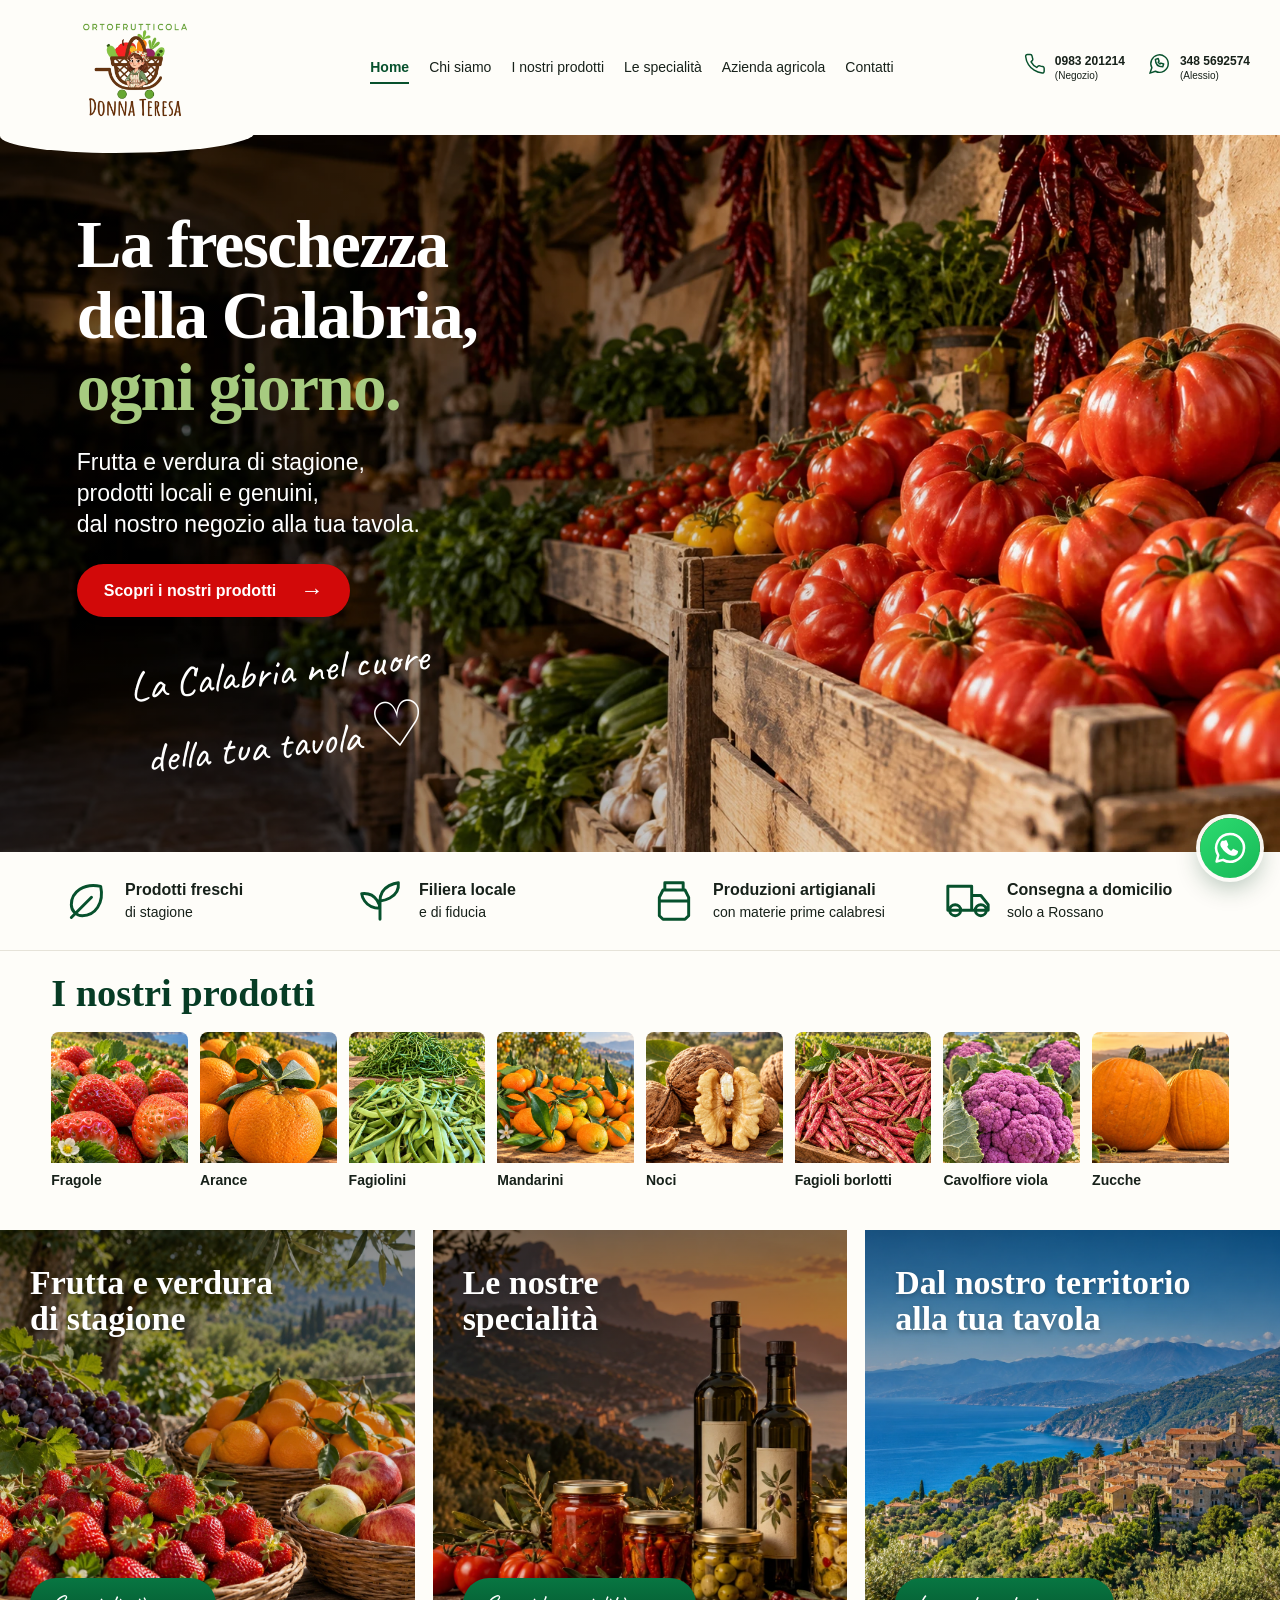
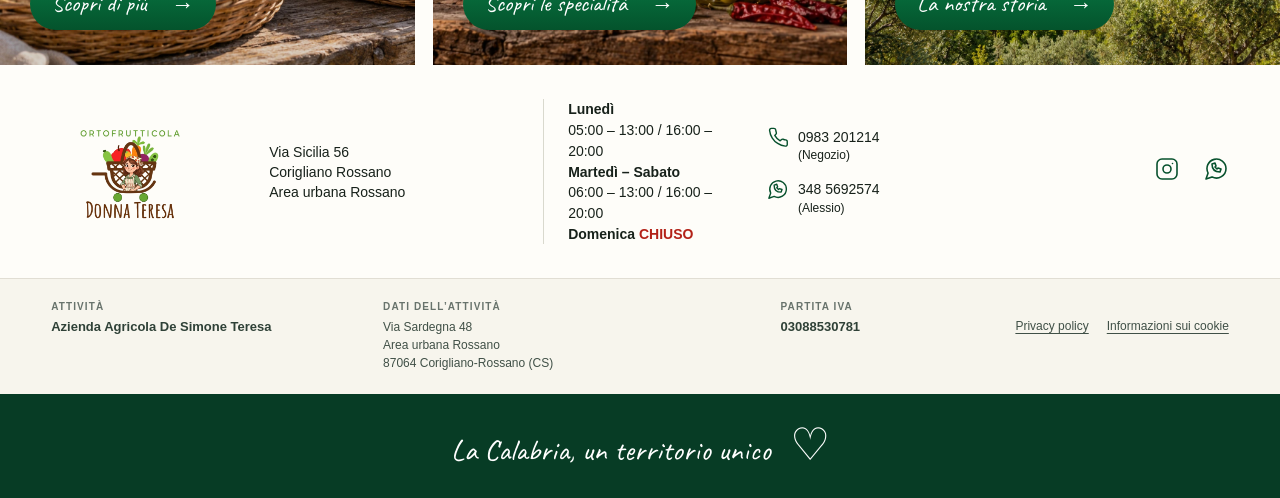
<file: public/index.html>
<!DOCTYPE html><html lang="it"><head><meta charset="utf-8"><meta name="viewport" content="width=device-width,initial-scale=1"><meta name="theme-color" content="#064c2a"><title>Frutta e verdura a Rossano | Ortofrutticola Donna Teresa</title><meta name="description" content="Frutta e verdura di stagione, prodotti locali e specialità calabresi a Rossano. Scopri Ortofrutticola Donna Teresa, orari e contatti."><meta name="robots" content="index,follow,max-image-preview:large"><meta property="og:locale" content="it_IT"><meta property="og:type" content="website"><meta property="og:site_name" content="Ortofrutticola Donna Teresa"><meta property="og:title" content="Frutta e verdura a Rossano | Ortofrutticola Donna Teresa"><meta property="og:description" content="Frutta e verdura di stagione, prodotti locali e specialità calabresi a Rossano. Scopri Ortofrutticola Donna Teresa, orari e contatti."><link rel="icon" type="image/svg+xml" href="data:image/svg+xml,%3Csvg xmlns='http://www.w3.org/2000/svg' viewBox='0 0 64 64'%3E%3Crect width='64' height='64' rx='12' fill='%23064c2a'/%3E%3Ctext x='32' y='45' text-anchor='middle' font-size='39' font-family='Georgia' fill='white'%3EDT%3C/text%3E%3C/svg%3E"><link rel="stylesheet" href="styles.css"><script src="site.js" defer></script><script type="application/ld+json">{"@context":"https://schema.org","@type":"GroceryStore","name":"Ortofrutticola Donna Teresa","legalName":"Azienda Agricola De Simone Teresa","description":"Frutta e verdura di stagione, prodotti locali e specialità calabresi a Rossano.","url":"https://ortofrutticoladonnateresa.it/","telephone":"+39 0983 201214","image":"https://ortofrutticoladonnateresa.it/assets/hero-home.webp","address":{"@type":"PostalAddress","streetAddress":"Via Sicilia 56","addressLocality":"Rossano, Corigliano-Rossano","addressRegion":"CS","addressCountry":"IT"},"sameAs":["https://www.instagram.com/ortofrutticoladonnateresa/"],"openingHoursSpecification":[{"@type":"OpeningHoursSpecification","dayOfWeek":"https://schema.org/Monday","opens":"05:00","closes":"13:00"},{"@type":"OpeningHoursSpecification","dayOfWeek":"https://schema.org/Monday","opens":"16:00","closes":"20:00"},{"@type":"OpeningHoursSpecification","dayOfWeek":["https://schema.org/Tuesday","https://schema.org/Wednesday","https://schema.org/Thursday","https://schema.org/Friday","https://schema.org/Saturday"],"opens":"06:00","closes":"13:00"},{"@type":"OpeningHoursSpecification","dayOfWeek":["https://schema.org/Tuesday","https://schema.org/Wednesday","https://schema.org/Thursday","https://schema.org/Friday","https://schema.org/Saturday"],"opens":"16:00","closes":"20:00"}]}</script><link rel="canonical" href="https://ortofrutticoladonnateresa.it/"><meta property="og:url" content="https://ortofrutticoladonnateresa.it/"></head><body class="home"><div class="site"><a class="skip-link" href="#contenuto">Vai al contenuto</a><header class="header"><a class="brand" href="index.html" aria-label="Ortofrutticola Donna Teresa, homepage"><img src="assets/logo-clean.png" alt="Ortofrutticola Donna Teresa" width="600" height="400"></a><button class="menu-toggle" aria-label="Apri menu" aria-expanded="false" aria-controls="menu">☰</button><nav id="menu" aria-label="Navigazione principale"><a href="index.html" aria-current="page">Home</a><a href="chi-siamo.html" >Chi siamo</a><a href="prodotti.html" >I nostri prodotti</a><a href="specialita.html" >Le specialità</a><a href="azienda-agricola.html" >Azienda agricola</a><a href="contatti.html" >Contatti</a></nav><div class="header-contacts"><a href="tel:+390983201214"><svg class="icon" viewBox="0 0 24 24" fill="none" stroke="currentColor" stroke-width="1.6" stroke-linecap="round" stroke-linejoin="round" aria-hidden="true"><path d="M22 16.9v3a2 2 0 0 1-2.2 2 20 20 0 0 1-8.7-3.1 20 20 0 0 1-6.2-6.2A20 20 0 0 1 1.8 3.8 2 2 0 0 1 3.8 1.6h3a2 2 0 0 1 2 1.7c.1 1 .4 2 .7 2.9a2 2 0 0 1-.5 2.1L7.7 9.6a16 16 0 0 0 6.2 6.2l1.3-1.3a2 2 0 0 1 2.1-.5c.9.3 1.9.6 2.9.7a2 2 0 0 1 1.8 2.2Z"/></svg><span>0983 201214<small>(Negozio)</small></span></a><a href="https://wa.me/393485692574" target="_blank" rel="noopener"><svg class="icon" viewBox="0 0 24 24" fill="none" stroke="currentColor" stroke-width="1.6" stroke-linecap="round" stroke-linejoin="round" aria-hidden="true"><path d="M21 11.5a9.5 9.5 0 0 1-14 8.4L1 22l2.1-6A9.5 9.5 0 1 1 21 11.5ZM7 7c0 5 3 8 8 8l1-3-3-1-1 1-2-2 1-1-1-3z"/></svg><span>348 5692574<small>(Alessio)</small></span></a></div></header><main id="contenuto"><section class="hero hero-home"><div class="hero-shade"></div><div class="hero-copy"><h1>La freschezza<br> della Calabria,<br> <em>ogni giorno.</em></h1><p>Frutta e verdura di stagione,<br> prodotti locali e genuini,<br> dal nostro negozio alla tua tavola.</p><a class="button red" href="prodotti.html">Scopri i nostri prodotti<span aria-hidden="true">→</span></a><p class="handwritten home-note">La Calabria nel cuore<br> della tua tavola <span>♡</span></p></div></section><div class="benefits "><div><svg class="icon" viewBox="0 0 24 24" fill="none" stroke="currentColor" stroke-width="1.6" stroke-linecap="round" stroke-linejoin="round" aria-hidden="true"><path d="M20 4c-9-2-16 3-16 10a6 6 0 0 0 6 6c7 0 12-7 10-16ZM4 21 15 10"/></svg><span>Prodotti freschi<small>di stagione</small></span></div><div><svg class="icon" viewBox="0 0 24 24" fill="none" stroke="currentColor" stroke-width="1.6" stroke-linecap="round" stroke-linejoin="round" aria-hidden="true"><path d="M12 22V11M12 16C3 16 2 8 2 8c9-1 10 8 10 8ZM12 12C12 3 22 2 22 2c1 9-10 10-10 10Z"/></svg><span>Filiera locale<small>e di fiducia</small></span></div><div><svg class="icon" viewBox="0 0 24 24" fill="none" stroke="currentColor" stroke-width="1.6" stroke-linecap="round" stroke-linejoin="round" aria-hidden="true"><path d="M7 2h10v4H7zM6 6h12l2 4v10l-2 2H6l-2-2V10zM4 12h16"/></svg><span>Produzioni artigianali<small>con materie prime calabresi</small></span></div><div><svg class="icon" viewBox="0 0 24 24" fill="none" stroke="currentColor" stroke-width="1.6" stroke-linecap="round" stroke-linejoin="round" aria-hidden="true"><path d="M1 4h13v13H1zM14 9h5l4 5v3h-9M5 20a3 3 0 1 0 0-6 3 3 0 0 0 0 6ZM19 20a3 3 0 1 0 0-6 3 3 0 0 0 0 6Z"/></svg><span>Consegna a domicilio<small>solo a Rossano</small></span></div></div><section class="home-products"><h2>I nostri prodotti</h2><div class="mini-products"><button type="button" class="product-card" data-category="Frutta" data-product="Fragole" data-image="assets/products/fragole.webp" data-description="Fragole profumate e succose, selezionate per dolci, macedonie o da gustare al naturale." aria-label="Apri la scheda di Fragole"><img src="assets/products/fragole.webp" alt="Fragole" width="1200" height="1600" loading="lazy" decoding="async"><span>Fragole<span aria-hidden="true">＋</span></span></button><button type="button" class="product-card" data-category="Agrumi" data-product="Arance" data-image="assets/products/arancia.webp" data-description="Agrumi profumati e succosi, selezionati per portare in tavola tutta la freschezza della stagione." aria-label="Apri la scheda di Arance"><img src="assets/products/arancia.webp" alt="Arance" width="1200" height="1600" loading="lazy" decoding="async"><span>Arance<span aria-hidden="true">＋</span></span></button><button type="button" class="product-card" data-category="Legumi" data-product="Fagiolini" data-image="assets/products/fagiolini.webp" data-description="Fagiolini teneri e freschi, ottimi per insalate, contorni e ricette semplici." aria-label="Apri la scheda di Fagiolini"><img src="assets/products/fagiolini.webp" alt="Fagiolini" width="1200" height="1600" loading="lazy" decoding="async"><span>Fagiolini<span aria-hidden="true">＋</span></span></button><button type="button" class="product-card" data-category="Agrumi" data-product="Mandarini" data-image="assets/products/mandarini.webp" data-description="Mandarini aromatici e facili da gustare, con tutta la dolcezza degli agrumi di stagione." aria-label="Apri la scheda di Mandarini"><img src="assets/products/mandarini.webp" alt="Mandarini" width="1200" height="1600" loading="lazy" decoding="async"><span>Mandarini<span aria-hidden="true">＋</span></span></button><button type="button" class="product-card" data-category="Frutta secca" data-product="Noci" data-image="assets/products/noci.webp" data-description="Noci croccanti e saporite, una scelta genuina per la tavola e la dispensa." aria-label="Apri la scheda di Noci"><img src="assets/products/noci.webp" alt="Noci" width="1200" height="1600" loading="lazy" decoding="async"><span>Noci<span aria-hidden="true">＋</span></span></button><button type="button" class="product-card" data-category="Legumi" data-product="Fagioli borlotti" data-image="assets/products/borlotti.webp" data-description="Fagioli dalla consistenza cremosa, perfetti per zuppe, minestre e piatti della tradizione." aria-label="Apri la scheda di Fagioli borlotti"><img src="assets/products/borlotti.webp" alt="Fagioli borlotti" width="1200" height="1600" loading="lazy" decoding="async"><span>Fagioli borlotti<span aria-hidden="true">＋</span></span></button><button type="button" class="product-card" data-category="Verdura" data-product="Cavolfiore viola" data-image="assets/products/cavolo.webp" data-description="Una verdura colorata e saporita, ottima al forno, in padella o nelle preparazioni di stagione." aria-label="Apri la scheda di Cavolfiore viola"><img src="assets/products/cavolo.webp" alt="Cavolfiore viola" width="1200" height="1600" loading="lazy" decoding="async"><span>Cavolfiore viola<span aria-hidden="true">＋</span></span></button><button type="button" class="product-card" data-category="Verdura" data-product="Zucche" data-image="assets/products/zucche.webp" data-description="Zucche dolci e versatili, ideali per vellutate, risotti, contorni e ricette al forno." aria-label="Apri la scheda di Zucche"><img src="assets/products/zucche.webp" alt="Zucche" width="1200" height="1600" loading="lazy" decoding="async"><span>Zucche<span aria-hidden="true">＋</span></span></button></div></section><section class="home-tiles"><a href="prodotti.html" class="story-tile"><div class="crop " role="img" aria-label="Frutta e verdura fresca di stagione" style="--image:url('assets/concept.png');--size:1181.9820% 1303.2609%;--position:1.4988% 40.7407%" ></div><div><h2>Frutta e verdura<br> di stagione</h2><span class="button">Scopri di più <span>→</span></span></div></a><a href="specialita.html" class="story-tile"><div class="crop " role="img" aria-label="Le conserve e le specialità calabresi" style="--image:url('assets/concept.png');--size:993.9394% 1317.5824%;--position:11.9492% 40.7942%" ></div><div><h2>Le nostre<br> specialità</h2><span class="button">Scopri le specialità <span>→</span></span></div></a><a href="chi-siamo.html" class="story-tile territory-tile"><div class="crop " role="img" aria-label="Il paesaggio della Calabria" style="--image:url('assets/concept.png');--size:943.8849% 1378.1609%;--position:24.3819% 41.0072%" ></div><div><h2>Dal nostro territorio<br> alla tua tavola</h2><span class="button">La nostra storia <span>→</span></span></div></a></section></main><footer><div class="footer-main"><a href="index.html" class="footer-brand"><img src="assets/logo-clean.png" alt="Ortofrutticola Donna Teresa" width="600" height="400" loading="lazy"></a><a class="footer-address" href="https://www.google.com/maps/search/?api=1&query=Via%20Sicilia%2056%2C%20Corigliano%20Rossano%2C%20area%20urbana%20Rossano" target="_blank" rel="noopener">Via Sicilia 56<br>Corigliano Rossano<br>Area urbana Rossano</a><p class="hours"><b>Lunedì</b><br>05:00 – 13:00 / 16:00 – 20:00<br><b>Martedì – Sabato</b><br>06:00 – 13:00 / 16:00 – 20:00<br><b>Domenica</b> <strong class="closed">CHIUSO</strong></p><div class="footer-contacts"><a href="tel:+390983201214"><svg class="icon" viewBox="0 0 24 24" fill="none" stroke="currentColor" stroke-width="1.6" stroke-linecap="round" stroke-linejoin="round" aria-hidden="true"><path d="M22 16.9v3a2 2 0 0 1-2.2 2 20 20 0 0 1-8.7-3.1 20 20 0 0 1-6.2-6.2A20 20 0 0 1 1.8 3.8 2 2 0 0 1 3.8 1.6h3a2 2 0 0 1 2 1.7c.1 1 .4 2 .7 2.9a2 2 0 0 1-.5 2.1L7.7 9.6a16 16 0 0 0 6.2 6.2l1.3-1.3a2 2 0 0 1 2.1-.5c.9.3 1.9.6 2.9.7a2 2 0 0 1 1.8 2.2Z"/></svg><span>0983 201214<small>(Negozio)</small></span></a><a href="https://wa.me/393485692574" target="_blank" rel="noopener"><svg class="icon" viewBox="0 0 24 24" fill="none" stroke="currentColor" stroke-width="1.6" stroke-linecap="round" stroke-linejoin="round" aria-hidden="true"><path d="M21 11.5a9.5 9.5 0 0 1-14 8.4L1 22l2.1-6A9.5 9.5 0 1 1 21 11.5ZM7 7c0 5 3 8 8 8l1-3-3-1-1 1-2-2 1-1-1-3z"/></svg><span>348 5692574<small>(Alessio)</small></span></a></div><div class="socials"><a aria-label="Instagram di Ortofrutticola Donna Teresa" href="https://www.instagram.com/ortofrutticoladonnateresa/" target="_blank" rel="noopener"><svg class="icon" viewBox="0 0 24 24" fill="none" stroke="currentColor" stroke-width="1.6" stroke-linecap="round" stroke-linejoin="round" aria-hidden="true"><path d="M7 2h10a5 5 0 0 1 5 5v10a5 5 0 0 1-5 5H7a5 5 0 0 1-5-5V7a5 5 0 0 1 5-5ZM16 12a4 4 0 1 1-8 0 4 4 0 1 1 8 0ZM17.5 6.5h.01"/></svg></a><a aria-label="Scrivici su WhatsApp" href="https://wa.me/393485692574" target="_blank" rel="noopener"><svg class="icon" viewBox="0 0 24 24" fill="none" stroke="currentColor" stroke-width="1.6" stroke-linecap="round" stroke-linejoin="round" aria-hidden="true"><path d="M21 11.5a9.5 9.5 0 0 1-14 8.4L1 22l2.1-6A9.5 9.5 0 1 1 21 11.5ZM7 7c0 5 3 8 8 8l1-3-3-1-1 1-2-2 1-1-1-3z"/></svg></a></div></div><div class="footer-legal"><div class="footer-legal-details"><p class="footer-company"><span class="footer-legal-label">Attività</span><strong class="footer-company-name">Azienda Agricola De Simone Teresa</strong></p><address><span class="footer-legal-label">Dati dell’attività</span>Via Sardegna 48<br>Area urbana Rossano<br>87064 Corigliano-Rossano (CS)</address><p class="footer-vat"><span class="footer-legal-label">Partita IVA</span><strong>03088530781</strong></p></div><nav aria-label="Informazioni legali"><a href="privacy.html">Privacy policy</a><a href="cookie.html">Informazioni sui cookie</a></nav></div><div class="footer-ribbon">La Calabria, un territorio unico <span>♡</span></div></footer></div><a class="whatsapp-float" href="https://wa.me/393485692574" target="_blank" rel="noopener" aria-label="Scrivi ad Alessio su WhatsApp"><svg class="whatsapp-logo" viewBox="0 0 32 32" aria-hidden="true"><path class="bubble" d="M16 4.2A11.7 11.7 0 0 0 6.1 22.1L4.7 27.4l5.45-1.43A11.7 11.7 0 1 0 16 4.2Z"/><path class="handset" d="M11.25 9.9c.35-.35.77-.37 1.04-.37h.45c.18.01.36.05.51.41l1.22 2.92c.1.26.1.46-.04.72l-.55.89c-.17.22-.34.42-.13.78a10.3 10.3 0 0 0 2.74 2.95c.36.25.59.21.82-.06l.98-1.18c.24-.29.51-.32.85-.19l3.12 1.48c.36.17.42.29.46.46.05.18.05 1.02-.41 1.98-.46.96-1.78 1.72-2.64 1.79-.72.06-1.64.09-2.65-.23-1.23-.39-2.8-.95-4.78-2.67-2.3-2-3.8-4.48-4.23-5.52-.43-1.04-.05-2.91 1.24-4.16Z"/></svg><span>Scrivi ad Alessio</span></a><dialog id="photo-dialog" aria-label="Fotografia della nostra azienda"><button class="dialog-close" autofocus aria-label="Chiudi fotografia">×</button><img alt="" src="assets/azienda-1.jpg"><p></p></dialog><dialog id="product-dialog" class="product-dialog" aria-labelledby="product-dialog-title"><button class="dialog-close product-dialog-close" aria-label="Chiudi scheda prodotto">×</button><img alt="" src="assets/products/arancia.webp"><div class="product-dialog-copy"><h2 id="product-dialog-title"></h2><p class="product-description"></p></div></dialog></body></html>
</file>
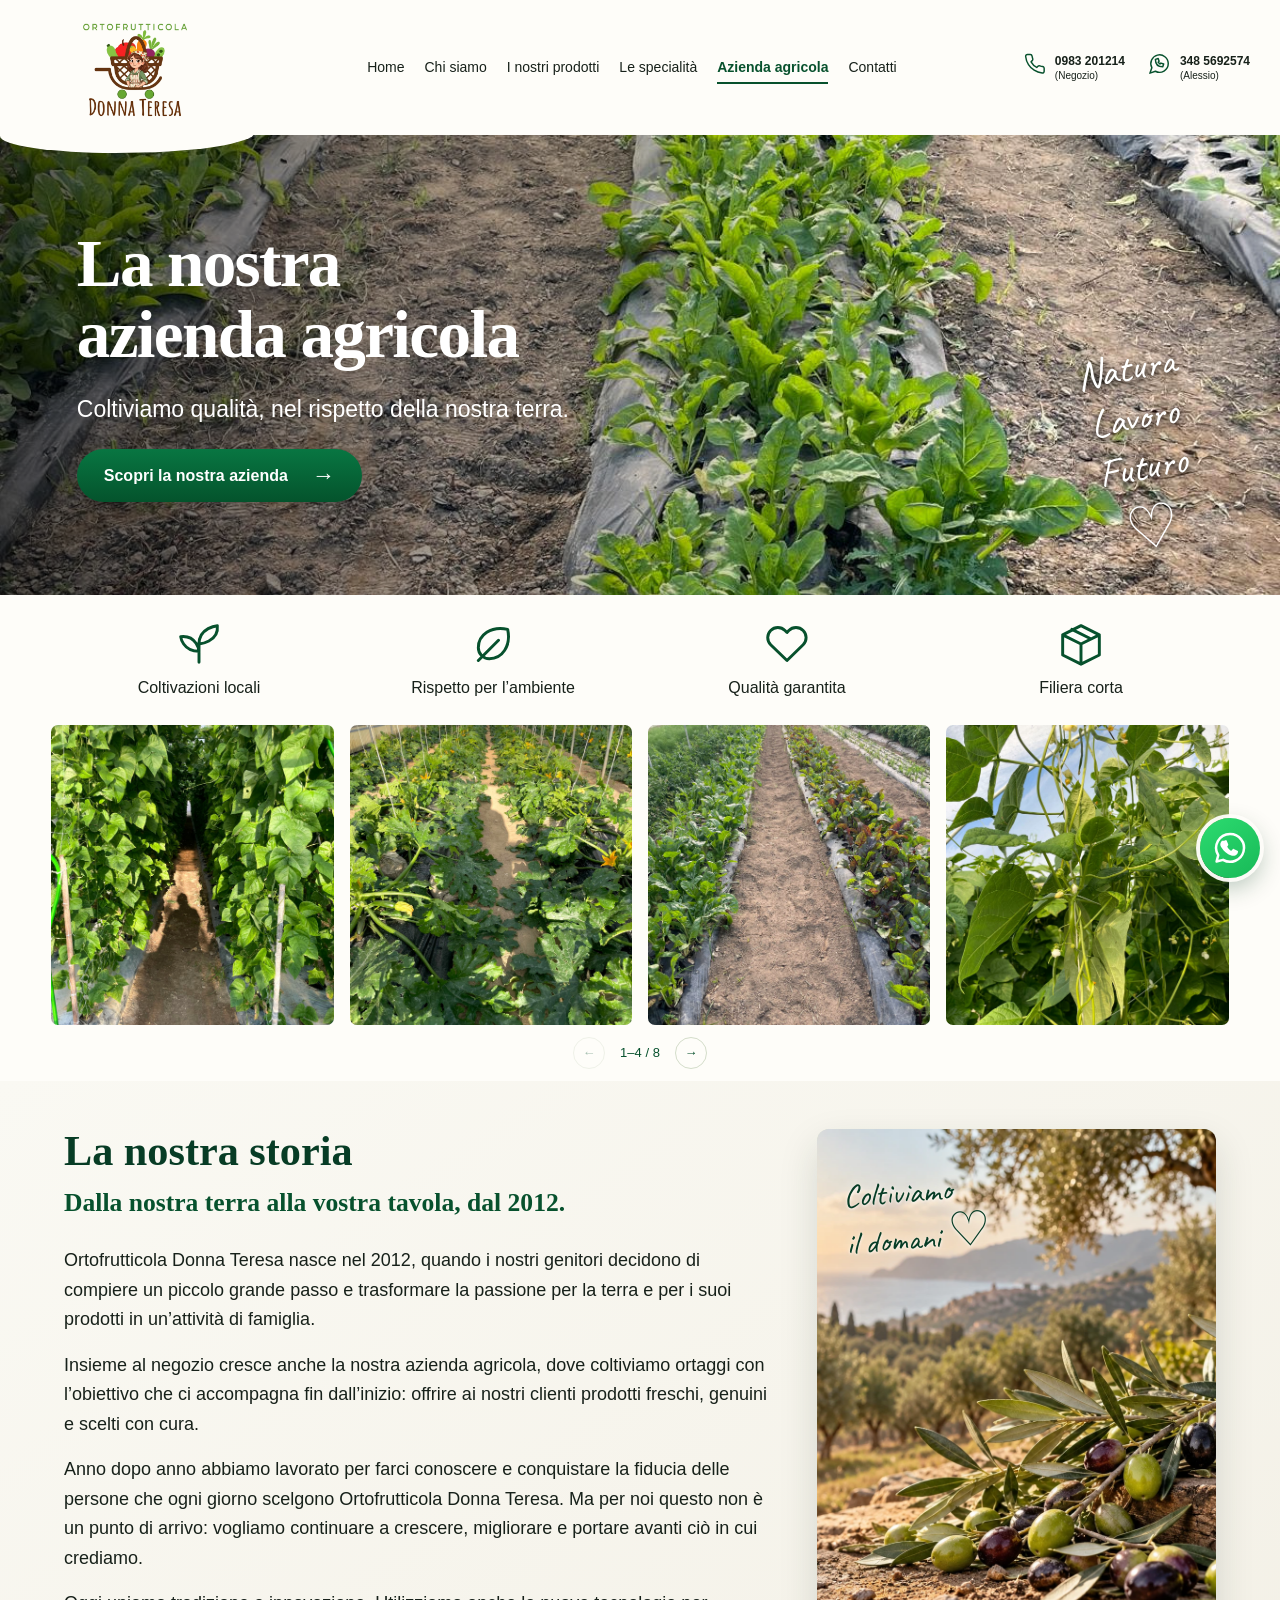
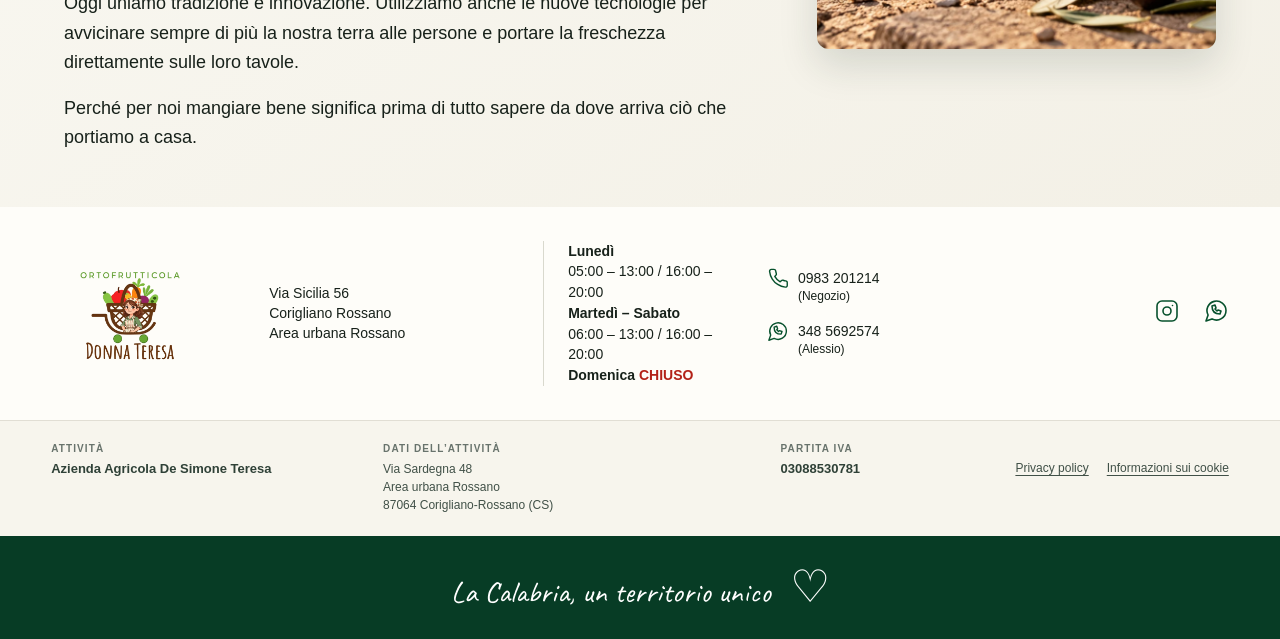
<file: public/azienda-agricola.html>
<!DOCTYPE html><html lang="it"><head><meta charset="utf-8"><meta name="viewport" content="width=device-width,initial-scale=1"><meta name="theme-color" content="#064c2a"><title>Azienda agricola a Corigliano-Rossano | Donna Teresa</title><meta name="description" content="Scopri l’Azienda Agricola De Simone Teresa, le sue radici a Corigliano-Rossano e l’attenzione dedicata ai prodotti della terra."><meta name="robots" content="index,follow,max-image-preview:large"><meta property="og:locale" content="it_IT"><meta property="og:type" content="website"><meta property="og:site_name" content="Ortofrutticola Donna Teresa"><meta property="og:title" content="Azienda agricola a Corigliano-Rossano | Donna Teresa"><meta property="og:description" content="Scopri l’Azienda Agricola De Simone Teresa, le sue radici a Corigliano-Rossano e l’attenzione dedicata ai prodotti della terra."><link rel="icon" type="image/svg+xml" href="data:image/svg+xml,%3Csvg xmlns='http://www.w3.org/2000/svg' viewBox='0 0 64 64'%3E%3Crect width='64' height='64' rx='12' fill='%23064c2a'/%3E%3Ctext x='32' y='45' text-anchor='middle' font-size='39' font-family='Georgia' fill='white'%3EDT%3C/text%3E%3C/svg%3E"><link rel="stylesheet" href="styles.css"><script src="site.js" defer></script><link rel="canonical" href="https://ortofrutticoladonnateresa.it/azienda-agricola.html"><meta property="og:url" content="https://ortofrutticoladonnateresa.it/azienda-agricola.html"></head><body class=""><div class="site"><a class="skip-link" href="#contenuto">Vai al contenuto</a><header class="header"><a class="brand" href="index.html" aria-label="Ortofrutticola Donna Teresa, homepage"><img src="assets/logo-clean.png" alt="Ortofrutticola Donna Teresa" width="600" height="400"></a><button class="menu-toggle" aria-label="Apri menu" aria-expanded="false" aria-controls="menu">☰</button><nav id="menu" aria-label="Navigazione principale"><a href="index.html" >Home</a><a href="chi-siamo.html" >Chi siamo</a><a href="prodotti.html" >I nostri prodotti</a><a href="specialita.html" >Le specialità</a><a href="azienda-agricola.html" aria-current="page">Azienda agricola</a><a href="contatti.html" >Contatti</a></nav><div class="header-contacts"><a href="tel:+390983201214"><svg class="icon" viewBox="0 0 24 24" fill="none" stroke="currentColor" stroke-width="1.6" stroke-linecap="round" stroke-linejoin="round" aria-hidden="true"><path d="M22 16.9v3a2 2 0 0 1-2.2 2 20 20 0 0 1-8.7-3.1 20 20 0 0 1-6.2-6.2A20 20 0 0 1 1.8 3.8 2 2 0 0 1 3.8 1.6h3a2 2 0 0 1 2 1.7c.1 1 .4 2 .7 2.9a2 2 0 0 1-.5 2.1L7.7 9.6a16 16 0 0 0 6.2 6.2l1.3-1.3a2 2 0 0 1 2.1-.5c.9.3 1.9.6 2.9.7a2 2 0 0 1 1.8 2.2Z"/></svg><span>0983 201214<small>(Negozio)</small></span></a><a href="https://wa.me/393485692574" target="_blank" rel="noopener"><svg class="icon" viewBox="0 0 24 24" fill="none" stroke="currentColor" stroke-width="1.6" stroke-linecap="round" stroke-linejoin="round" aria-hidden="true"><path d="M21 11.5a9.5 9.5 0 0 1-14 8.4L1 22l2.1-6A9.5 9.5 0 1 1 21 11.5ZM7 7c0 5 3 8 8 8l1-3-3-1-1 1-2-2 1-1-1-3z"/></svg><span>348 5692574<small>(Alessio)</small></span></a></div></header><main id="contenuto"><section class="hero hero-farm"><div class="hero-shade"></div><div class="hero-copy"><h1>La nostra<br> azienda agricola</h1><p>Coltiviamo qualità, nel rispetto della nostra terra.</p><a class="button " href="#nostra-terra">Scopri la nostra azienda<span aria-hidden="true">→</span></a></div><p class="handwritten hero-note">Natura<br> Lavoro<br> Futuro<br> <span>♡</span></p></section><div class="benefits vertical"><div><svg class="icon" viewBox="0 0 24 24" fill="none" stroke="currentColor" stroke-width="1.6" stroke-linecap="round" stroke-linejoin="round" aria-hidden="true"><path d="M12 22V11M12 16C3 16 2 8 2 8c9-1 10 8 10 8ZM12 12C12 3 22 2 22 2c1 9-10 10-10 10Z"/></svg><span>Coltivazioni locali</span></div><div><svg class="icon" viewBox="0 0 24 24" fill="none" stroke="currentColor" stroke-width="1.6" stroke-linecap="round" stroke-linejoin="round" aria-hidden="true"><path d="M20 4c-9-2-16 3-16 10a6 6 0 0 0 6 6c7 0 12-7 10-16ZM4 21 15 10"/></svg><span>Rispetto per l’ambiente</span></div><div><svg class="icon" viewBox="0 0 24 24" fill="none" stroke="currentColor" stroke-width="1.6" stroke-linecap="round" stroke-linejoin="round" aria-hidden="true"><path d="M20.8 4.6a5.5 5.5 0 0 0-7.8 0L12 5.7l-1.1-1.1a5.5 5.5 0 0 0-7.8 7.8L12 21l8.8-8.6a5.5 5.5 0 0 0 0-7.8Z"/></svg><span>Qualità garantita</span></div><div><svg class="icon" viewBox="0 0 24 24" fill="none" stroke="currentColor" stroke-width="1.6" stroke-linecap="round" stroke-linejoin="round" aria-hidden="true"><path d="m12 2 10 5v11l-10 5-10-5V7zM2 7l10 5 10-5M12 12v11M7 4l10 5"/></svg><span>Filiera corta</span></div></div><section class="farm-gallery" aria-label="Le fotografie della nostra azienda agricola"><div class="gallery-track"><button class="gallery-photo" data-photo="assets/azienda-1.jpg" data-caption="Tra i filari di fagiolini" aria-label="Ingrandisci: tra i filari di fagiolini"><img src="assets/azienda-1.jpg" alt="Tra i filari di fagiolini" loading="lazy" width="1200" height="1600"></button><button class="gallery-photo" data-photo="assets/azienda-2.jpg" data-caption="Le zucchine nella nostra serra" aria-label="Ingrandisci: le zucchine nella nostra serra"><img src="assets/azienda-2.jpg" alt="Le zucchine nella nostra serra" loading="lazy" width="1200" height="1600"></button><button class="gallery-photo" data-photo="assets/azienda-3.jpg" data-caption="Le verdure a foglia nel nostro orto" aria-label="Ingrandisci: le verdure a foglia nel nostro orto"><img src="assets/azienda-3.jpg" alt="Le verdure a foglia nel nostro orto" loading="lazy" width="1200" height="1600"></button><button class="gallery-photo" data-photo="assets/azienda-4.jpg" data-caption="Fiori e baccelli di fagiolino" aria-label="Ingrandisci: fiori e baccelli di fagiolino"><img src="assets/azienda-4.jpg" alt="Fiori e baccelli di fagiolino" loading="lazy" width="1200" height="1600"></button><button class="gallery-photo" data-photo="assets/azienda-5.jpg" data-caption="I cavoli della nostra terra" aria-label="Ingrandisci: i cavoli della nostra terra"><img src="assets/azienda-5.jpg" alt="I cavoli della nostra terra" loading="lazy" width="1200" height="1600"></button><button class="gallery-photo" data-photo="assets/azienda-6.jpg" data-caption="I filari delle nostre coltivazioni" aria-label="Ingrandisci: i filari delle nostre coltivazioni"><img src="assets/azienda-6.jpg" alt="I filari delle nostre coltivazioni" loading="lazy" width="1200" height="1600"></button><button class="gallery-photo" data-photo="assets/azienda-7.jpg" data-caption="Verdure fresche in crescita" aria-label="Ingrandisci: verdure fresche in crescita"><img src="assets/azienda-7.jpg" alt="Verdure fresche in crescita" loading="lazy" width="1200" height="1600"></button><button class="gallery-photo" data-photo="assets/azienda-8.jpg" data-caption="Zucchine e fiori appena sbocciati" aria-label="Ingrandisci: zucchine e fiori appena sbocciati"><img src="assets/azienda-8.jpg" alt="Zucchine e fiori appena sbocciati" loading="lazy" width="1200" height="1600"></button></div><div class="gallery-controls"><button class="gallery-prev" aria-label="Foto precedenti">←</button><span class="gallery-status" aria-live="polite">1–4 / 8</span><button class="gallery-next" aria-label="Foto successive">→</button></div></section><section class="farm-values" id="nostra-terra"><div class="farm-story-copy"><h2>La nostra storia</h2><p class="story-lead">Dalla nostra terra alla vostra tavola, dal 2012.</p><div class="story-body"><p>Ortofrutticola Donna Teresa nasce nel 2012, quando i nostri genitori decidono di compiere un piccolo grande passo e trasformare la passione per la terra e per i suoi prodotti in un’attività di famiglia.</p><p>Insieme al negozio cresce anche la nostra azienda agricola, dove coltiviamo ortaggi con l’obiettivo che ci accompagna fin dall’inizio: offrire ai nostri clienti prodotti freschi, genuini e scelti con cura.</p><p>Anno dopo anno abbiamo lavorato per farci conoscere e conquistare la fiducia delle persone che ogni giorno scelgono Ortofrutticola Donna Teresa. Ma per noi questo non è un punto di arrivo: vogliamo continuare a crescere, migliorare e portare avanti ciò in cui crediamo.</p><p>Oggi uniamo tradizione e innovazione. Utilizziamo anche le nuove tecnologie per avvicinare sempre di più la nostra terra alle persone e portare la freschezza direttamente sulle loro tavole.</p><p>Perché per noi mangiare bene significa prima di tutto sapere da dove arriva ciò che portiamo a casa.</p></div></div><div class="farm-sign"><img src="assets/farm-future.webp" alt="Rami di ulivo nella campagna calabrese" width="1536" height="1024" decoding="async"><p class="handwritten">Coltiviamo<br> il domani <span>♡</span></p></div></section></main><footer><div class="footer-main"><a href="index.html" class="footer-brand"><img src="assets/logo-clean.png" alt="Ortofrutticola Donna Teresa" width="600" height="400" loading="lazy"></a><a class="footer-address" href="https://www.google.com/maps/search/?api=1&query=Via%20Sicilia%2056%2C%20Corigliano%20Rossano%2C%20area%20urbana%20Rossano" target="_blank" rel="noopener">Via Sicilia 56<br>Corigliano Rossano<br>Area urbana Rossano</a><p class="hours"><b>Lunedì</b><br>05:00 – 13:00 / 16:00 – 20:00<br><b>Martedì – Sabato</b><br>06:00 – 13:00 / 16:00 – 20:00<br><b>Domenica</b> <strong class="closed">CHIUSO</strong></p><div class="footer-contacts"><a href="tel:+390983201214"><svg class="icon" viewBox="0 0 24 24" fill="none" stroke="currentColor" stroke-width="1.6" stroke-linecap="round" stroke-linejoin="round" aria-hidden="true"><path d="M22 16.9v3a2 2 0 0 1-2.2 2 20 20 0 0 1-8.7-3.1 20 20 0 0 1-6.2-6.2A20 20 0 0 1 1.8 3.8 2 2 0 0 1 3.8 1.6h3a2 2 0 0 1 2 1.7c.1 1 .4 2 .7 2.9a2 2 0 0 1-.5 2.1L7.7 9.6a16 16 0 0 0 6.2 6.2l1.3-1.3a2 2 0 0 1 2.1-.5c.9.3 1.9.6 2.9.7a2 2 0 0 1 1.8 2.2Z"/></svg><span>0983 201214<small>(Negozio)</small></span></a><a href="https://wa.me/393485692574" target="_blank" rel="noopener"><svg class="icon" viewBox="0 0 24 24" fill="none" stroke="currentColor" stroke-width="1.6" stroke-linecap="round" stroke-linejoin="round" aria-hidden="true"><path d="M21 11.5a9.5 9.5 0 0 1-14 8.4L1 22l2.1-6A9.5 9.5 0 1 1 21 11.5ZM7 7c0 5 3 8 8 8l1-3-3-1-1 1-2-2 1-1-1-3z"/></svg><span>348 5692574<small>(Alessio)</small></span></a></div><div class="socials"><a aria-label="Instagram di Ortofrutticola Donna Teresa" href="https://www.instagram.com/ortofrutticoladonnateresa/" target="_blank" rel="noopener"><svg class="icon" viewBox="0 0 24 24" fill="none" stroke="currentColor" stroke-width="1.6" stroke-linecap="round" stroke-linejoin="round" aria-hidden="true"><path d="M7 2h10a5 5 0 0 1 5 5v10a5 5 0 0 1-5 5H7a5 5 0 0 1-5-5V7a5 5 0 0 1 5-5ZM16 12a4 4 0 1 1-8 0 4 4 0 1 1 8 0ZM17.5 6.5h.01"/></svg></a><a aria-label="Scrivici su WhatsApp" href="https://wa.me/393485692574" target="_blank" rel="noopener"><svg class="icon" viewBox="0 0 24 24" fill="none" stroke="currentColor" stroke-width="1.6" stroke-linecap="round" stroke-linejoin="round" aria-hidden="true"><path d="M21 11.5a9.5 9.5 0 0 1-14 8.4L1 22l2.1-6A9.5 9.5 0 1 1 21 11.5ZM7 7c0 5 3 8 8 8l1-3-3-1-1 1-2-2 1-1-1-3z"/></svg></a></div></div><div class="footer-legal"><div class="footer-legal-details"><p class="footer-company"><span class="footer-legal-label">Attività</span><strong class="footer-company-name">Azienda Agricola De Simone Teresa</strong></p><address><span class="footer-legal-label">Dati dell’attività</span>Via Sardegna 48<br>Area urbana Rossano<br>87064 Corigliano-Rossano (CS)</address><p class="footer-vat"><span class="footer-legal-label">Partita IVA</span><strong>03088530781</strong></p></div><nav aria-label="Informazioni legali"><a href="privacy.html">Privacy policy</a><a href="cookie.html">Informazioni sui cookie</a></nav></div><div class="footer-ribbon">La Calabria, un territorio unico <span>♡</span></div></footer></div><a class="whatsapp-float" href="https://wa.me/393485692574" target="_blank" rel="noopener" aria-label="Scrivi ad Alessio su WhatsApp"><svg class="whatsapp-logo" viewBox="0 0 32 32" aria-hidden="true"><path class="bubble" d="M16 4.2A11.7 11.7 0 0 0 6.1 22.1L4.7 27.4l5.45-1.43A11.7 11.7 0 1 0 16 4.2Z"/><path class="handset" d="M11.25 9.9c.35-.35.77-.37 1.04-.37h.45c.18.01.36.05.51.41l1.22 2.92c.1.26.1.46-.04.72l-.55.89c-.17.22-.34.42-.13.78a10.3 10.3 0 0 0 2.74 2.95c.36.25.59.21.82-.06l.98-1.18c.24-.29.51-.32.85-.19l3.12 1.48c.36.17.42.29.46.46.05.18.05 1.02-.41 1.98-.46.96-1.78 1.72-2.64 1.79-.72.06-1.64.09-2.65-.23-1.23-.39-2.8-.95-4.78-2.67-2.3-2-3.8-4.48-4.23-5.52-.43-1.04-.05-2.91 1.24-4.16Z"/></svg><span>Scrivi ad Alessio</span></a><dialog id="photo-dialog" aria-label="Fotografia della nostra azienda"><button class="dialog-close" autofocus aria-label="Chiudi fotografia">×</button><img alt="" src="assets/azienda-1.jpg"><p></p></dialog><dialog id="product-dialog" class="product-dialog" aria-labelledby="product-dialog-title"><button class="dialog-close product-dialog-close" aria-label="Chiudi scheda prodotto">×</button><img alt="" src="assets/products/arancia.webp"><div class="product-dialog-copy"><h2 id="product-dialog-title"></h2><p class="product-description"></p></div></dialog></body></html>
</file>
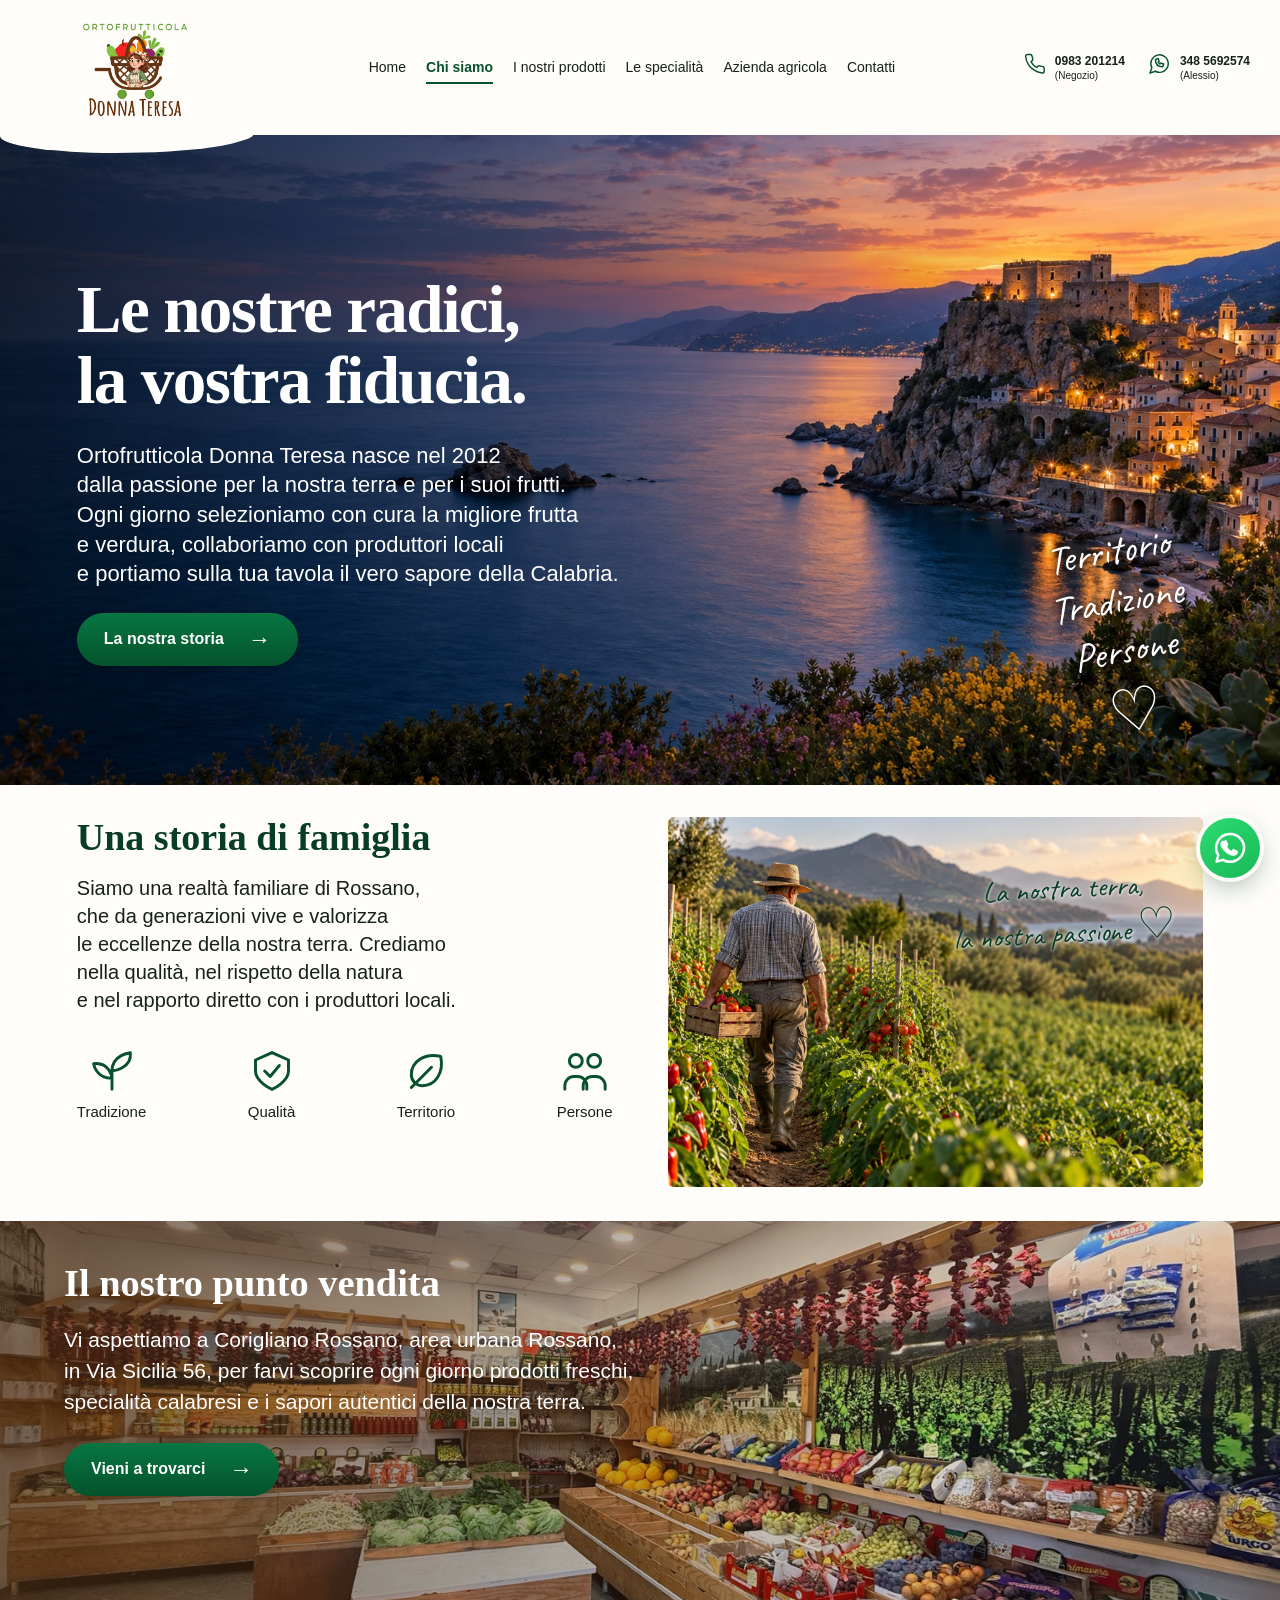
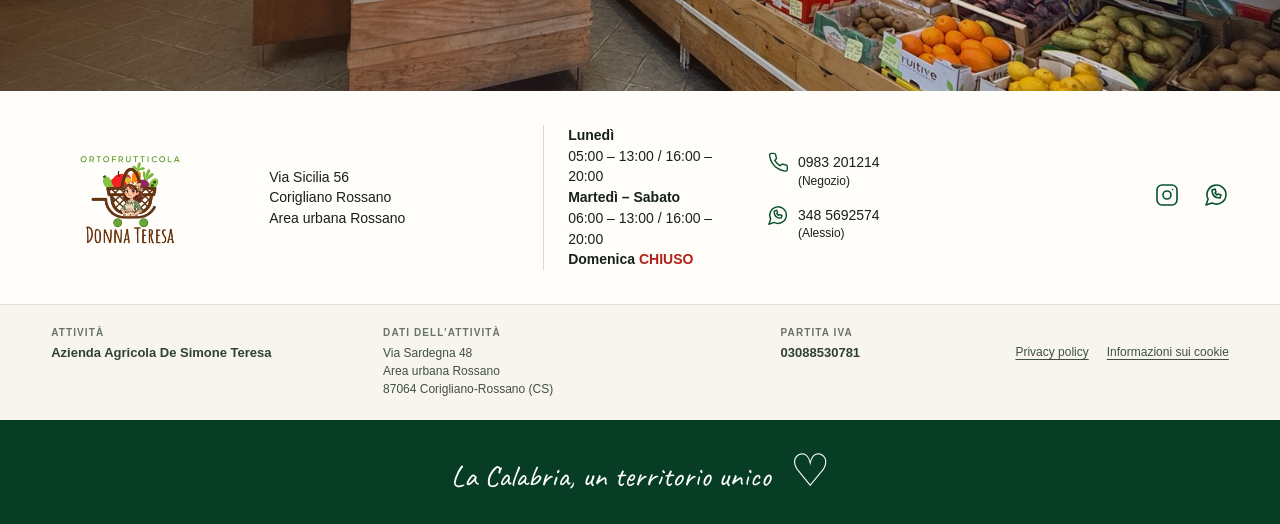
<file: public/chi-siamo.html>
<!DOCTYPE html><html lang="it"><head><meta charset="utf-8"><meta name="viewport" content="width=device-width,initial-scale=1"><meta name="theme-color" content="#064c2a"><title>Chi siamo | Ortofrutticola Donna Teresa a Rossano</title><meta name="description" content="Conosci la storia di Ortofrutticola Donna Teresa, realtà familiare a Rossano dedicata a frutta, verdura e prodotti della tradizione calabrese."><meta name="robots" content="index,follow,max-image-preview:large"><meta property="og:locale" content="it_IT"><meta property="og:type" content="website"><meta property="og:site_name" content="Ortofrutticola Donna Teresa"><meta property="og:title" content="Chi siamo | Ortofrutticola Donna Teresa a Rossano"><meta property="og:description" content="Conosci la storia di Ortofrutticola Donna Teresa, realtà familiare a Rossano dedicata a frutta, verdura e prodotti della tradizione calabrese."><link rel="icon" type="image/svg+xml" href="data:image/svg+xml,%3Csvg xmlns='http://www.w3.org/2000/svg' viewBox='0 0 64 64'%3E%3Crect width='64' height='64' rx='12' fill='%23064c2a'/%3E%3Ctext x='32' y='45' text-anchor='middle' font-size='39' font-family='Georgia' fill='white'%3EDT%3C/text%3E%3C/svg%3E"><link rel="stylesheet" href="styles.css"><script src="site.js" defer></script><link rel="canonical" href="https://ortofrutticoladonnateresa.it/chi-siamo.html"><meta property="og:url" content="https://ortofrutticoladonnateresa.it/chi-siamo.html"></head><body class=""><div class="site"><a class="skip-link" href="#contenuto">Vai al contenuto</a><header class="header"><a class="brand" href="index.html" aria-label="Ortofrutticola Donna Teresa, homepage"><img src="assets/logo-clean.png" alt="Ortofrutticola Donna Teresa" width="600" height="400"></a><button class="menu-toggle" aria-label="Apri menu" aria-expanded="false" aria-controls="menu">☰</button><nav id="menu" aria-label="Navigazione principale"><a href="index.html" >Home</a><a href="chi-siamo.html" aria-current="page">Chi siamo</a><a href="prodotti.html" >I nostri prodotti</a><a href="specialita.html" >Le specialità</a><a href="azienda-agricola.html" >Azienda agricola</a><a href="contatti.html" >Contatti</a></nav><div class="header-contacts"><a href="tel:+390983201214"><svg class="icon" viewBox="0 0 24 24" fill="none" stroke="currentColor" stroke-width="1.6" stroke-linecap="round" stroke-linejoin="round" aria-hidden="true"><path d="M22 16.9v3a2 2 0 0 1-2.2 2 20 20 0 0 1-8.7-3.1 20 20 0 0 1-6.2-6.2A20 20 0 0 1 1.8 3.8 2 2 0 0 1 3.8 1.6h3a2 2 0 0 1 2 1.7c.1 1 .4 2 .7 2.9a2 2 0 0 1-.5 2.1L7.7 9.6a16 16 0 0 0 6.2 6.2l1.3-1.3a2 2 0 0 1 2.1-.5c.9.3 1.9.6 2.9.7a2 2 0 0 1 1.8 2.2Z"/></svg><span>0983 201214<small>(Negozio)</small></span></a><a href="https://wa.me/393485692574" target="_blank" rel="noopener"><svg class="icon" viewBox="0 0 24 24" fill="none" stroke="currentColor" stroke-width="1.6" stroke-linecap="round" stroke-linejoin="round" aria-hidden="true"><path d="M21 11.5a9.5 9.5 0 0 1-14 8.4L1 22l2.1-6A9.5 9.5 0 1 1 21 11.5ZM7 7c0 5 3 8 8 8l1-3-3-1-1 1-2-2 1-1-1-3z"/></svg><span>348 5692574<small>(Alessio)</small></span></a></div></header><main id="contenuto"><section class="hero hero-story"><div class="hero-shade"></div><div class="hero-copy"><h1>Le nostre radici,<br> la vostra fiducia.</h1><p>Ortofrutticola Donna Teresa nasce nel 2012<br> dalla passione per la nostra terra e per i suoi frutti.<br>  Ogni giorno selezioniamo con cura la migliore frutta<br> e verdura, collaboriamo con produttori locali<br> e portiamo sulla tua tavola il vero sapore della Calabria.</p><a class="button " href="#storia">La nostra storia<span aria-hidden="true">→</span></a></div><p class="handwritten hero-note">Territorio<br> Tradizione<br> Persone<br> <span>♡</span></p></section><section class="family-story" id="storia"><div><h2>Una storia di famiglia</h2><p>Siamo una realtà familiare di Rossano,<br> che da generazioni vive e valorizza<br> le eccellenze della nostra terra. Crediamo<br> nella qualità, nel rispetto della natura<br> e nel rapporto diretto con i produttori locali.</p><div class="values"><div><svg class="icon" viewBox="0 0 24 24" fill="none" stroke="currentColor" stroke-width="1.6" stroke-linecap="round" stroke-linejoin="round" aria-hidden="true"><path d="M12 22V11M12 16C3 16 2 8 2 8c9-1 10 8 10 8ZM12 12C12 3 22 2 22 2c1 9-10 10-10 10Z"/></svg><span>Tradizione</span></div><div><svg class="icon" viewBox="0 0 24 24" fill="none" stroke="currentColor" stroke-width="1.6" stroke-linecap="round" stroke-linejoin="round" aria-hidden="true"><path d="m12 2 9 4v6c0 6-9 10-9 10S3 18 3 12V6zM8 12l3 3 5-6"/></svg><span>Qualità</span></div><div><svg class="icon" viewBox="0 0 24 24" fill="none" stroke="currentColor" stroke-width="1.6" stroke-linecap="round" stroke-linejoin="round" aria-hidden="true"><path d="M20 4c-9-2-16 3-16 10a6 6 0 0 0 6 6c7 0 12-7 10-16ZM4 21 15 10"/></svg><span>Territorio</span></div><div><svg class="icon" viewBox="0 0 24 24" fill="none" stroke="currentColor" stroke-width="1.6" stroke-linecap="round" stroke-linejoin="round" aria-hidden="true"><path d="M7 10a3.5 3.5 0 1 0 0-7 3.5 3.5 0 0 0 0 7ZM17 10a3.5 3.5 0 1 0 0-7 3.5 3.5 0 0 0 0 7ZM1 22v-2a5 5 0 0 1 5-5h2a5 5 0 0 1 5 5v2M11 22v-2a5 5 0 0 1 5-5h2a5 5 0 0 1 5 5v2"/></svg><span>Persone</span></div></div></div><div class="family-photo"><img src="assets/family-story.webp" alt="Un agricoltore cammina tra i raccolti della nostra terra" width="1536" height="1024" decoding="async"><p class="handwritten">La nostra terra,<br> la nostra passione <span>♡</span></p></div></section><section class="shop-feature"><img src="assets/punto-vendita.jpg" alt="Il punto vendita Ortofrutticola Donna Teresa a Rossano" loading="lazy"><div class="shop-copy"><h2>Il nostro punto vendita</h2><p>Vi aspettiamo a Corigliano Rossano, area urbana Rossano,<br> in Via Sicilia 56, per farvi scoprire ogni giorno prodotti freschi,<br> specialità calabresi e i sapori autentici della nostra terra.</p><a class="button " href="https://www.google.com/maps/search/?api=1&query=Via%20Sicilia%2056%2C%20Corigliano%20Rossano%2C%20area%20urbana%20Rossano">Vieni a trovarci<span aria-hidden="true">→</span></a></div></section></main><footer><div class="footer-main"><a href="index.html" class="footer-brand"><img src="assets/logo-clean.png" alt="Ortofrutticola Donna Teresa" width="600" height="400" loading="lazy"></a><a class="footer-address" href="https://www.google.com/maps/search/?api=1&query=Via%20Sicilia%2056%2C%20Corigliano%20Rossano%2C%20area%20urbana%20Rossano" target="_blank" rel="noopener">Via Sicilia 56<br>Corigliano Rossano<br>Area urbana Rossano</a><p class="hours"><b>Lunedì</b><br>05:00 – 13:00 / 16:00 – 20:00<br><b>Martedì – Sabato</b><br>06:00 – 13:00 / 16:00 – 20:00<br><b>Domenica</b> <strong class="closed">CHIUSO</strong></p><div class="footer-contacts"><a href="tel:+390983201214"><svg class="icon" viewBox="0 0 24 24" fill="none" stroke="currentColor" stroke-width="1.6" stroke-linecap="round" stroke-linejoin="round" aria-hidden="true"><path d="M22 16.9v3a2 2 0 0 1-2.2 2 20 20 0 0 1-8.7-3.1 20 20 0 0 1-6.2-6.2A20 20 0 0 1 1.8 3.8 2 2 0 0 1 3.8 1.6h3a2 2 0 0 1 2 1.7c.1 1 .4 2 .7 2.9a2 2 0 0 1-.5 2.1L7.7 9.6a16 16 0 0 0 6.2 6.2l1.3-1.3a2 2 0 0 1 2.1-.5c.9.3 1.9.6 2.9.7a2 2 0 0 1 1.8 2.2Z"/></svg><span>0983 201214<small>(Negozio)</small></span></a><a href="https://wa.me/393485692574" target="_blank" rel="noopener"><svg class="icon" viewBox="0 0 24 24" fill="none" stroke="currentColor" stroke-width="1.6" stroke-linecap="round" stroke-linejoin="round" aria-hidden="true"><path d="M21 11.5a9.5 9.5 0 0 1-14 8.4L1 22l2.1-6A9.5 9.5 0 1 1 21 11.5ZM7 7c0 5 3 8 8 8l1-3-3-1-1 1-2-2 1-1-1-3z"/></svg><span>348 5692574<small>(Alessio)</small></span></a></div><div class="socials"><a aria-label="Instagram di Ortofrutticola Donna Teresa" href="https://www.instagram.com/ortofrutticoladonnateresa/" target="_blank" rel="noopener"><svg class="icon" viewBox="0 0 24 24" fill="none" stroke="currentColor" stroke-width="1.6" stroke-linecap="round" stroke-linejoin="round" aria-hidden="true"><path d="M7 2h10a5 5 0 0 1 5 5v10a5 5 0 0 1-5 5H7a5 5 0 0 1-5-5V7a5 5 0 0 1 5-5ZM16 12a4 4 0 1 1-8 0 4 4 0 1 1 8 0ZM17.5 6.5h.01"/></svg></a><a aria-label="Scrivici su WhatsApp" href="https://wa.me/393485692574" target="_blank" rel="noopener"><svg class="icon" viewBox="0 0 24 24" fill="none" stroke="currentColor" stroke-width="1.6" stroke-linecap="round" stroke-linejoin="round" aria-hidden="true"><path d="M21 11.5a9.5 9.5 0 0 1-14 8.4L1 22l2.1-6A9.5 9.5 0 1 1 21 11.5ZM7 7c0 5 3 8 8 8l1-3-3-1-1 1-2-2 1-1-1-3z"/></svg></a></div></div><div class="footer-legal"><div class="footer-legal-details"><p class="footer-company"><span class="footer-legal-label">Attività</span><strong class="footer-company-name">Azienda Agricola De Simone Teresa</strong></p><address><span class="footer-legal-label">Dati dell’attività</span>Via Sardegna 48<br>Area urbana Rossano<br>87064 Corigliano-Rossano (CS)</address><p class="footer-vat"><span class="footer-legal-label">Partita IVA</span><strong>03088530781</strong></p></div><nav aria-label="Informazioni legali"><a href="privacy.html">Privacy policy</a><a href="cookie.html">Informazioni sui cookie</a></nav></div><div class="footer-ribbon">La Calabria, un territorio unico <span>♡</span></div></footer></div><a class="whatsapp-float" href="https://wa.me/393485692574" target="_blank" rel="noopener" aria-label="Scrivi ad Alessio su WhatsApp"><svg class="whatsapp-logo" viewBox="0 0 32 32" aria-hidden="true"><path class="bubble" d="M16 4.2A11.7 11.7 0 0 0 6.1 22.1L4.7 27.4l5.45-1.43A11.7 11.7 0 1 0 16 4.2Z"/><path class="handset" d="M11.25 9.9c.35-.35.77-.37 1.04-.37h.45c.18.01.36.05.51.41l1.22 2.92c.1.26.1.46-.04.72l-.55.89c-.17.22-.34.42-.13.78a10.3 10.3 0 0 0 2.74 2.95c.36.25.59.21.82-.06l.98-1.18c.24-.29.51-.32.85-.19l3.12 1.48c.36.17.42.29.46.46.05.18.05 1.02-.41 1.98-.46.96-1.78 1.72-2.64 1.79-.72.06-1.64.09-2.65-.23-1.23-.39-2.8-.95-4.78-2.67-2.3-2-3.8-4.48-4.23-5.52-.43-1.04-.05-2.91 1.24-4.16Z"/></svg><span>Scrivi ad Alessio</span></a><dialog id="photo-dialog" aria-label="Fotografia della nostra azienda"><button class="dialog-close" autofocus aria-label="Chiudi fotografia">×</button><img alt="" src="assets/azienda-1.jpg"><p></p></dialog><dialog id="product-dialog" class="product-dialog" aria-labelledby="product-dialog-title"><button class="dialog-close product-dialog-close" aria-label="Chiudi scheda prodotto">×</button><img alt="" src="assets/products/arancia.webp"><div class="product-dialog-copy"><h2 id="product-dialog-title"></h2><p class="product-description"></p></div></dialog></body></html>
</file>
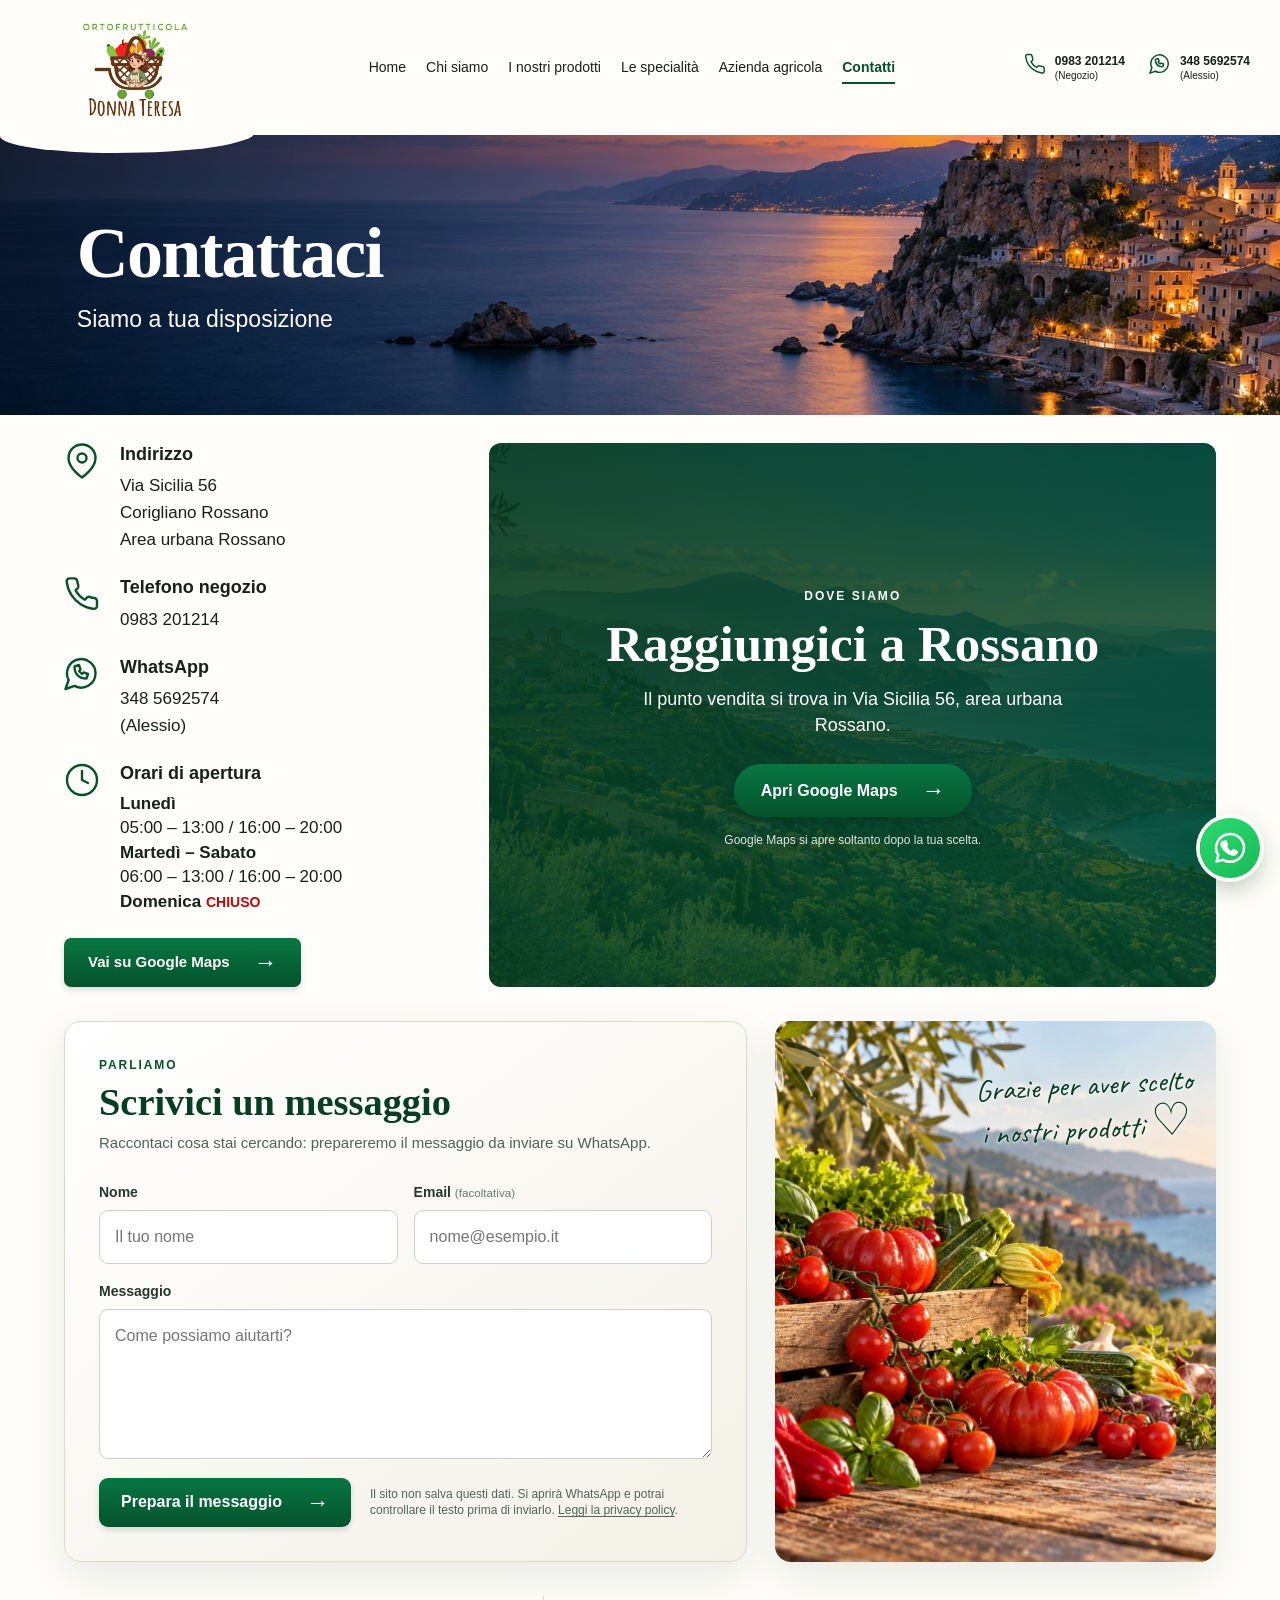
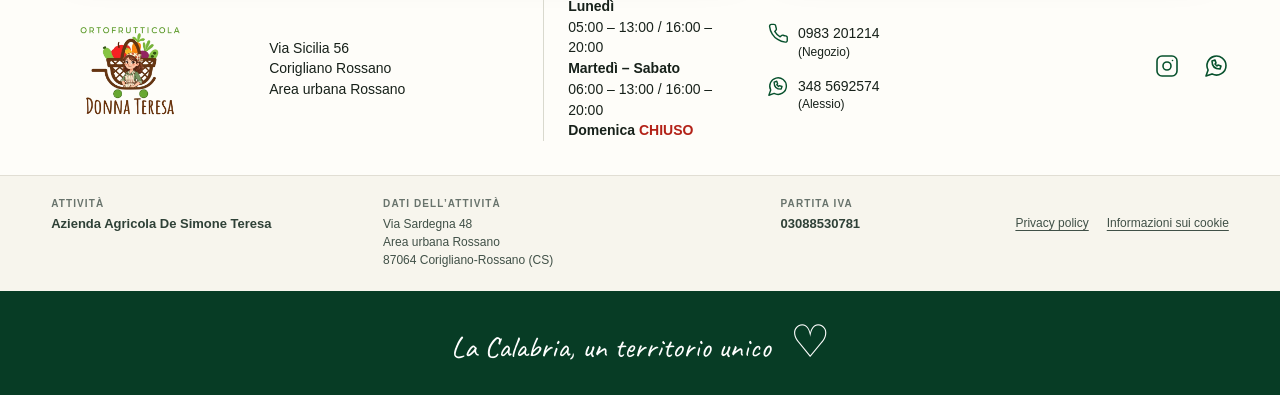
<file: public/contatti.html>
<!DOCTYPE html><html lang="it"><head><meta charset="utf-8"><meta name="viewport" content="width=device-width,initial-scale=1"><meta name="theme-color" content="#064c2a"><title>Contatti e orari | Ortofrutticola Donna Teresa Rossano</title><meta name="description" content="Trova Ortofrutticola Donna Teresa in Via Sicilia 56 a Rossano. Consulta orari, telefono, WhatsApp e indicazioni per raggiungerci."><meta name="robots" content="index,follow,max-image-preview:large"><meta property="og:locale" content="it_IT"><meta property="og:type" content="website"><meta property="og:site_name" content="Ortofrutticola Donna Teresa"><meta property="og:title" content="Contatti e orari | Ortofrutticola Donna Teresa Rossano"><meta property="og:description" content="Trova Ortofrutticola Donna Teresa in Via Sicilia 56 a Rossano. Consulta orari, telefono, WhatsApp e indicazioni per raggiungerci."><link rel="icon" type="image/svg+xml" href="data:image/svg+xml,%3Csvg xmlns='http://www.w3.org/2000/svg' viewBox='0 0 64 64'%3E%3Crect width='64' height='64' rx='12' fill='%23064c2a'/%3E%3Ctext x='32' y='45' text-anchor='middle' font-size='39' font-family='Georgia' fill='white'%3EDT%3C/text%3E%3C/svg%3E"><link rel="stylesheet" href="styles.css"><script src="site.js" defer></script><link rel="canonical" href="https://ortofrutticoladonnateresa.it/contatti.html"><meta property="og:url" content="https://ortofrutticoladonnateresa.it/contatti.html"></head><body class=""><div class="site"><a class="skip-link" href="#contenuto">Vai al contenuto</a><header class="header"><a class="brand" href="index.html" aria-label="Ortofrutticola Donna Teresa, homepage"><img src="assets/logo-clean.png" alt="Ortofrutticola Donna Teresa" width="600" height="400"></a><button class="menu-toggle" aria-label="Apri menu" aria-expanded="false" aria-controls="menu">☰</button><nav id="menu" aria-label="Navigazione principale"><a href="index.html" >Home</a><a href="chi-siamo.html" >Chi siamo</a><a href="prodotti.html" >I nostri prodotti</a><a href="specialita.html" >Le specialità</a><a href="azienda-agricola.html" >Azienda agricola</a><a href="contatti.html" aria-current="page">Contatti</a></nav><div class="header-contacts"><a href="tel:+390983201214"><svg class="icon" viewBox="0 0 24 24" fill="none" stroke="currentColor" stroke-width="1.6" stroke-linecap="round" stroke-linejoin="round" aria-hidden="true"><path d="M22 16.9v3a2 2 0 0 1-2.2 2 20 20 0 0 1-8.7-3.1 20 20 0 0 1-6.2-6.2A20 20 0 0 1 1.8 3.8 2 2 0 0 1 3.8 1.6h3a2 2 0 0 1 2 1.7c.1 1 .4 2 .7 2.9a2 2 0 0 1-.5 2.1L7.7 9.6a16 16 0 0 0 6.2 6.2l1.3-1.3a2 2 0 0 1 2.1-.5c.9.3 1.9.6 2.9.7a2 2 0 0 1 1.8 2.2Z"/></svg><span>0983 201214<small>(Negozio)</small></span></a><a href="https://wa.me/393485692574" target="_blank" rel="noopener"><svg class="icon" viewBox="0 0 24 24" fill="none" stroke="currentColor" stroke-width="1.6" stroke-linecap="round" stroke-linejoin="round" aria-hidden="true"><path d="M21 11.5a9.5 9.5 0 0 1-14 8.4L1 22l2.1-6A9.5 9.5 0 1 1 21 11.5ZM7 7c0 5 3 8 8 8l1-3-3-1-1 1-2-2 1-1-1-3z"/></svg><span>348 5692574<small>(Alessio)</small></span></a></div></header><main id="contenuto"><section class="hero hero-contact"><div class="hero-shade"></div><div class="hero-copy"><h1>Contattaci</h1><p>Siamo a tua disposizione</p></div></section><section class="contact-body"><div class="contact-top"><div class="contact-details"><div><svg class="icon" viewBox="0 0 24 24" fill="none" stroke="currentColor" stroke-width="1.6" stroke-linecap="round" stroke-linejoin="round" aria-hidden="true"><path d="M21 10c0 7-9 13-9 13S3 17 3 10a9 9 0 1 1 18 0ZM15 10a3 3 0 1 1-6 0 3 3 0 1 1 6 0Z"/></svg><div><h2>Indirizzo</h2><a href="https://www.google.com/maps/search/?api=1&query=Via%20Sicilia%2056%2C%20Corigliano%20Rossano%2C%20area%20urbana%20Rossano" target="_blank" rel="noopener">Via Sicilia 56<br> Corigliano Rossano<br> Area urbana Rossano</a></div></div><div><svg class="icon" viewBox="0 0 24 24" fill="none" stroke="currentColor" stroke-width="1.6" stroke-linecap="round" stroke-linejoin="round" aria-hidden="true"><path d="M22 16.9v3a2 2 0 0 1-2.2 2 20 20 0 0 1-8.7-3.1 20 20 0 0 1-6.2-6.2A20 20 0 0 1 1.8 3.8 2 2 0 0 1 3.8 1.6h3a2 2 0 0 1 2 1.7c.1 1 .4 2 .7 2.9a2 2 0 0 1-.5 2.1L7.7 9.6a16 16 0 0 0 6.2 6.2l1.3-1.3a2 2 0 0 1 2.1-.5c.9.3 1.9.6 2.9.7a2 2 0 0 1 1.8 2.2Z"/></svg><div><h2>Telefono negozio</h2><a href="tel:+390983201214">0983 201214</a></div></div><div><svg class="icon" viewBox="0 0 24 24" fill="none" stroke="currentColor" stroke-width="1.6" stroke-linecap="round" stroke-linejoin="round" aria-hidden="true"><path d="M21 11.5a9.5 9.5 0 0 1-14 8.4L1 22l2.1-6A9.5 9.5 0 1 1 21 11.5ZM7 7c0 5 3 8 8 8l1-3-3-1-1 1-2-2 1-1-1-3z"/></svg><div><h2>WhatsApp</h2><a href="https://wa.me/393485692574" target="_blank" rel="noopener">348 5692574<br> (Alessio)</a></div></div><div><svg class="icon" viewBox="0 0 24 24" fill="none" stroke="currentColor" stroke-width="1.6" stroke-linecap="round" stroke-linejoin="round" aria-hidden="true"><path d="M22 12a10 10 0 1 1-20 0 10 10 0 1 1 20 0ZM12 6v6l4 2"/></svg><div><h2>Orari di apertura</h2><p><b>Lunedì</b><br> 05:00 – 13:00 / 16:00 – 20:00<br> <b>Martedì – Sabato</b><br> 06:00 – 13:00 / 16:00 – 20:00<br> <strong>Domenica</strong> <strong class="closed">CHIUSO</strong></p></div></div><a class="button " href="https://www.google.com/maps/search/?api=1&query=Via%20Sicilia%2056%2C%20Corigliano%20Rossano%2C%20area%20urbana%20Rossano">Vai su Google Maps<span aria-hidden="true">→</span></a></div><div class="map-card" role="region" aria-label="Indicazioni per il punto vendita"><div><span class="map-kicker">Dove siamo</span><h2>Raggiungici a Rossano</h2><p>Il punto vendita si trova in Via Sicilia 56, area urbana Rossano.</p><a class="button" href="https://www.google.com/maps/search/?api=1&amp;query=Via%20Sicilia%2056%2C%20Corigliano%20Rossano%2C%20area%20urbana%20Rossano" target="_blank" rel="noopener noreferrer">Apri Google Maps <span aria-hidden="true">→</span></a><small>Google Maps si apre soltanto dopo la tua scelta.</small></div></div></div><div class="contact-bottom"><form id="contact-form"><div class="form-heading"><span class="form-kicker">Parliamo</span><h2>Scrivici un messaggio</h2><p>Raccontaci cosa stai cercando: prepareremo il messaggio da inviare su WhatsApp.</p></div><div class="form-row"><label><span>Nome</span><input name="name" autocomplete="name" placeholder="Il tuo nome" required maxlength="100"></label><label><span>Email <small>(facoltativa)</small></span><input name="email" autocomplete="email" type="email" placeholder="nome@esempio.it" maxlength="200"></label></div><label><span>Messaggio</span><textarea name="message" placeholder="Come possiamo aiutarti?" required rows="5" maxlength="3000"></textarea></label><div class="form-actions"><button class="button" type="submit">Prepara il messaggio <span aria-hidden="true">→</span></button><p class="form-note">Il sito non salva questi dati. Si aprirà WhatsApp e potrai controllare il testo prima di inviarlo. <a href="privacy.html">Leggi la privacy policy</a>.</p></div><p id="form-status" role="status"></p></form><div class="contact-thanks"><img src="assets/contact-thanks.webp" alt="Ortaggi freschi selezionati da Donna Teresa" width="1536" height="1024" decoding="async"><p class="handwritten">Grazie per aver scelto<br> i nostri prodotti <span>♡</span></p></div></div></section></main><footer><div class="footer-main"><a href="index.html" class="footer-brand"><img src="assets/logo-clean.png" alt="Ortofrutticola Donna Teresa" width="600" height="400" loading="lazy"></a><a class="footer-address" href="https://www.google.com/maps/search/?api=1&query=Via%20Sicilia%2056%2C%20Corigliano%20Rossano%2C%20area%20urbana%20Rossano" target="_blank" rel="noopener">Via Sicilia 56<br>Corigliano Rossano<br>Area urbana Rossano</a><p class="hours"><b>Lunedì</b><br>05:00 – 13:00 / 16:00 – 20:00<br><b>Martedì – Sabato</b><br>06:00 – 13:00 / 16:00 – 20:00<br><b>Domenica</b> <strong class="closed">CHIUSO</strong></p><div class="footer-contacts"><a href="tel:+390983201214"><svg class="icon" viewBox="0 0 24 24" fill="none" stroke="currentColor" stroke-width="1.6" stroke-linecap="round" stroke-linejoin="round" aria-hidden="true"><path d="M22 16.9v3a2 2 0 0 1-2.2 2 20 20 0 0 1-8.7-3.1 20 20 0 0 1-6.2-6.2A20 20 0 0 1 1.8 3.8 2 2 0 0 1 3.8 1.6h3a2 2 0 0 1 2 1.7c.1 1 .4 2 .7 2.9a2 2 0 0 1-.5 2.1L7.7 9.6a16 16 0 0 0 6.2 6.2l1.3-1.3a2 2 0 0 1 2.1-.5c.9.3 1.9.6 2.9.7a2 2 0 0 1 1.8 2.2Z"/></svg><span>0983 201214<small>(Negozio)</small></span></a><a href="https://wa.me/393485692574" target="_blank" rel="noopener"><svg class="icon" viewBox="0 0 24 24" fill="none" stroke="currentColor" stroke-width="1.6" stroke-linecap="round" stroke-linejoin="round" aria-hidden="true"><path d="M21 11.5a9.5 9.5 0 0 1-14 8.4L1 22l2.1-6A9.5 9.5 0 1 1 21 11.5ZM7 7c0 5 3 8 8 8l1-3-3-1-1 1-2-2 1-1-1-3z"/></svg><span>348 5692574<small>(Alessio)</small></span></a></div><div class="socials"><a aria-label="Instagram di Ortofrutticola Donna Teresa" href="https://www.instagram.com/ortofrutticoladonnateresa/" target="_blank" rel="noopener"><svg class="icon" viewBox="0 0 24 24" fill="none" stroke="currentColor" stroke-width="1.6" stroke-linecap="round" stroke-linejoin="round" aria-hidden="true"><path d="M7 2h10a5 5 0 0 1 5 5v10a5 5 0 0 1-5 5H7a5 5 0 0 1-5-5V7a5 5 0 0 1 5-5ZM16 12a4 4 0 1 1-8 0 4 4 0 1 1 8 0ZM17.5 6.5h.01"/></svg></a><a aria-label="Scrivici su WhatsApp" href="https://wa.me/393485692574" target="_blank" rel="noopener"><svg class="icon" viewBox="0 0 24 24" fill="none" stroke="currentColor" stroke-width="1.6" stroke-linecap="round" stroke-linejoin="round" aria-hidden="true"><path d="M21 11.5a9.5 9.5 0 0 1-14 8.4L1 22l2.1-6A9.5 9.5 0 1 1 21 11.5ZM7 7c0 5 3 8 8 8l1-3-3-1-1 1-2-2 1-1-1-3z"/></svg></a></div></div><div class="footer-legal"><div class="footer-legal-details"><p class="footer-company"><span class="footer-legal-label">Attività</span><strong class="footer-company-name">Azienda Agricola De Simone Teresa</strong></p><address><span class="footer-legal-label">Dati dell’attività</span>Via Sardegna 48<br>Area urbana Rossano<br>87064 Corigliano-Rossano (CS)</address><p class="footer-vat"><span class="footer-legal-label">Partita IVA</span><strong>03088530781</strong></p></div><nav aria-label="Informazioni legali"><a href="privacy.html">Privacy policy</a><a href="cookie.html">Informazioni sui cookie</a></nav></div><div class="footer-ribbon">La Calabria, un territorio unico <span>♡</span></div></footer></div><a class="whatsapp-float" href="https://wa.me/393485692574" target="_blank" rel="noopener" aria-label="Scrivi ad Alessio su WhatsApp"><svg class="whatsapp-logo" viewBox="0 0 32 32" aria-hidden="true"><path class="bubble" d="M16 4.2A11.7 11.7 0 0 0 6.1 22.1L4.7 27.4l5.45-1.43A11.7 11.7 0 1 0 16 4.2Z"/><path class="handset" d="M11.25 9.9c.35-.35.77-.37 1.04-.37h.45c.18.01.36.05.51.41l1.22 2.92c.1.26.1.46-.04.72l-.55.89c-.17.22-.34.42-.13.78a10.3 10.3 0 0 0 2.74 2.95c.36.25.59.21.82-.06l.98-1.18c.24-.29.51-.32.85-.19l3.12 1.48c.36.17.42.29.46.46.05.18.05 1.02-.41 1.98-.46.96-1.78 1.72-2.64 1.79-.72.06-1.64.09-2.65-.23-1.23-.39-2.8-.95-4.78-2.67-2.3-2-3.8-4.48-4.23-5.52-.43-1.04-.05-2.91 1.24-4.16Z"/></svg><span>Scrivi ad Alessio</span></a><dialog id="photo-dialog" aria-label="Fotografia della nostra azienda"><button class="dialog-close" autofocus aria-label="Chiudi fotografia">×</button><img alt="" src="assets/azienda-1.jpg"><p></p></dialog><dialog id="product-dialog" class="product-dialog" aria-labelledby="product-dialog-title"><button class="dialog-close product-dialog-close" aria-label="Chiudi scheda prodotto">×</button><img alt="" src="assets/products/arancia.webp"><div class="product-dialog-copy"><h2 id="product-dialog-title"></h2><p class="product-description"></p></div></dialog></body></html>
</file>
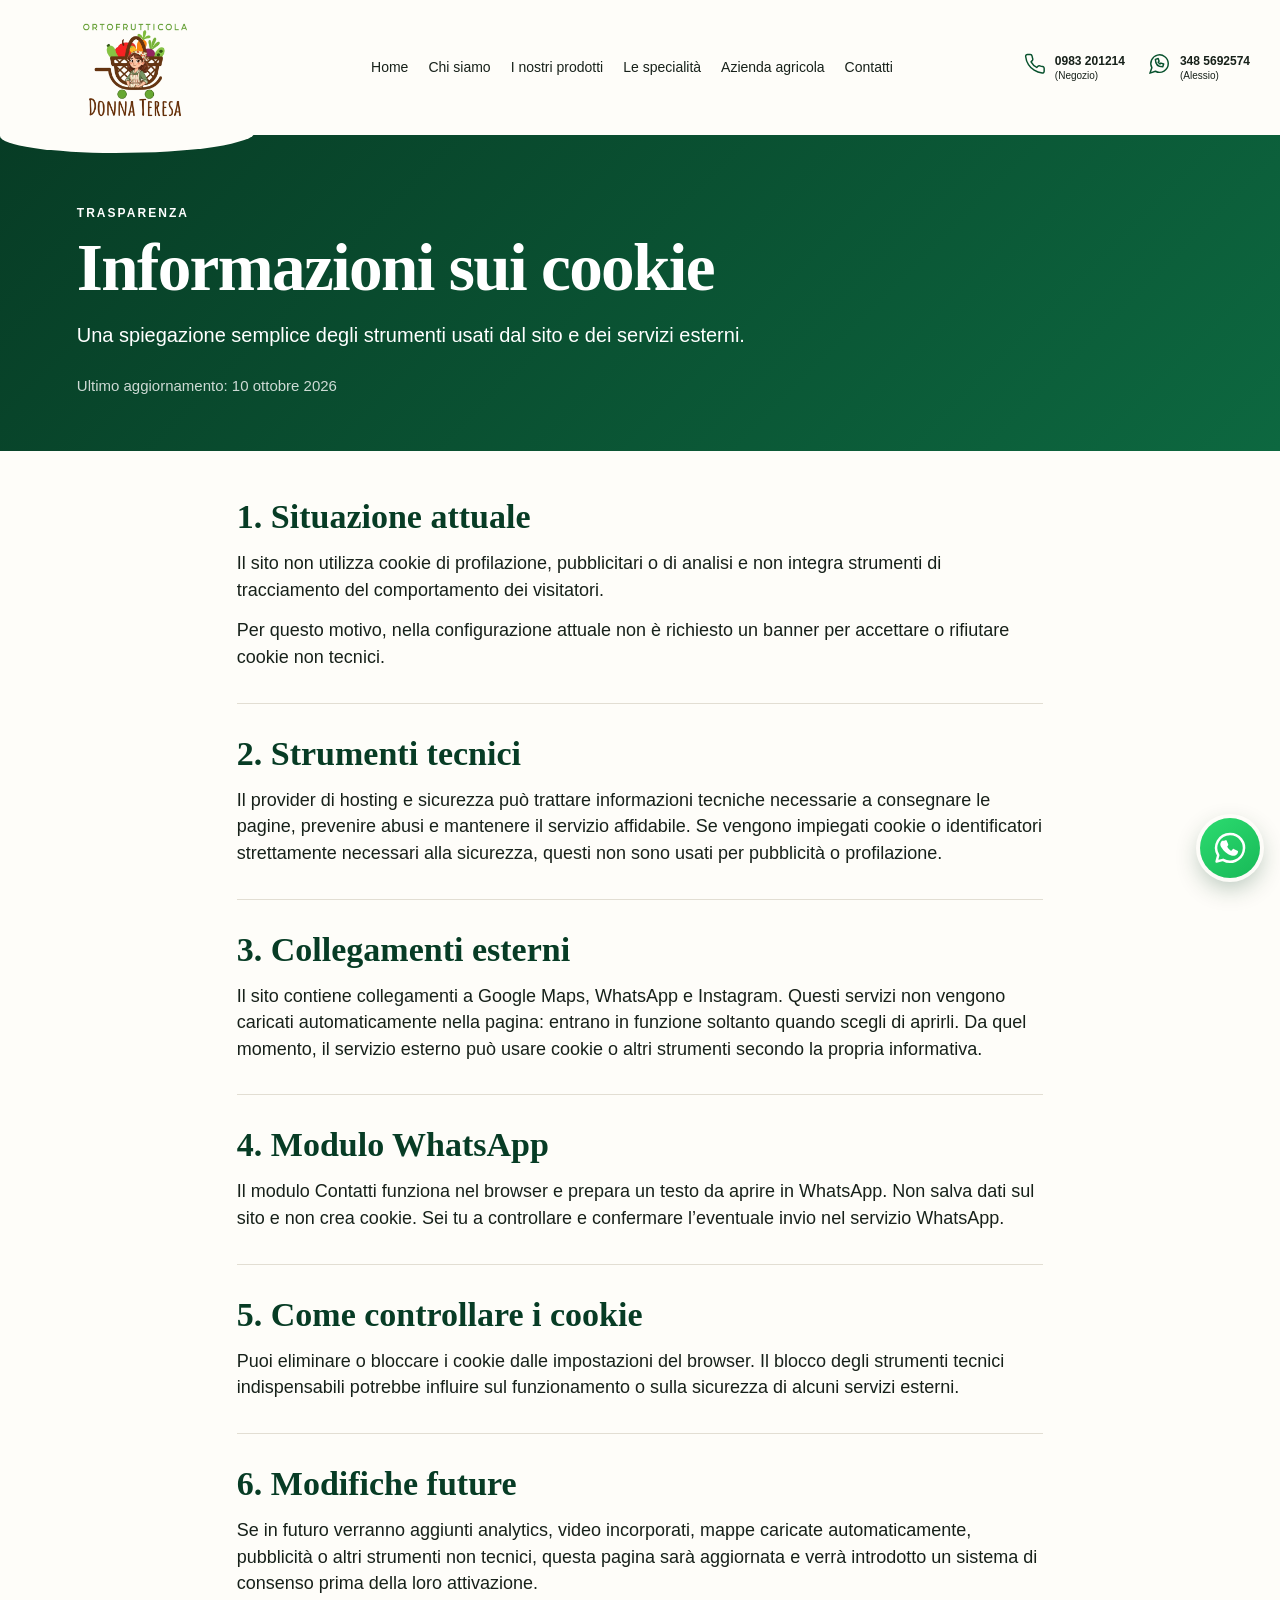
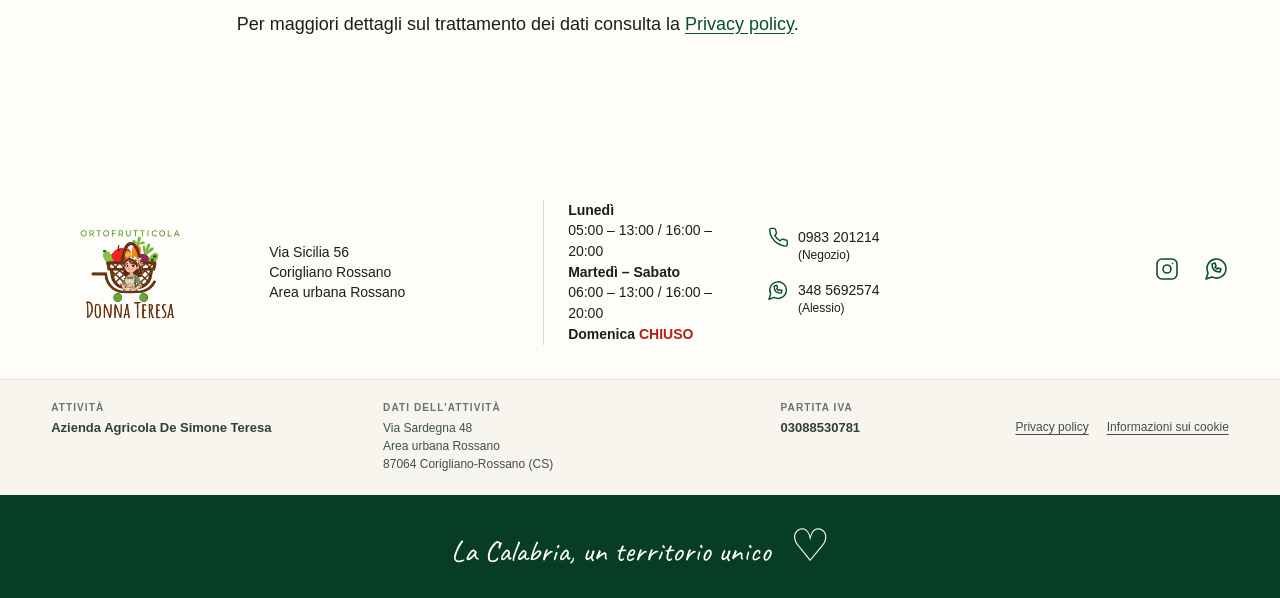
<file: public/cookie.html>
<!DOCTYPE html>
<html lang="it">
<head>
  <meta charset="utf-8">
  <meta name="viewport" content="width=device-width,initial-scale=1">
  <meta name="theme-color" content="#064c2a">
  <title>Informazioni sui cookie | Ortofrutticola Donna Teresa</title>
  <meta name="description" content="Informazioni sui cookie e sugli strumenti tecnici del sito di Ortofrutticola Donna Teresa.">
  <meta name="robots" content="noindex,follow">
  <link rel="icon" type="image/svg+xml" href="data:image/svg+xml,%3Csvg xmlns='http://www.w3.org/2000/svg' viewBox='0 0 64 64'%3E%3Crect width='64' height='64' rx='12' fill='%23064c2a'/%3E%3Ctext x='32' y='45' text-anchor='middle' font-size='39' font-family='Georgia' fill='white'%3EDT%3C/text%3E%3C/svg%3E">
  <link rel="stylesheet" href="styles.css">
  <script src="site.js" defer></script>
<link rel="canonical" href="https://ortofrutticoladonnateresa.it/cookie.html"><meta property="og:url" content="https://ortofrutticoladonnateresa.it/cookie.html"></head>
<body class="home"><div class="site"><a class="skip-link" href="#contenuto">Vai al contenuto</a><header class="header"><a class="brand" href="index.html" aria-label="Ortofrutticola Donna Teresa, homepage"><img src="assets/logo-clean.png" alt="Ortofrutticola Donna Teresa" width="600" height="400"></a><button class="menu-toggle" aria-label="Apri menu" aria-expanded="false" aria-controls="menu">☰</button><nav id="menu" aria-label="Navigazione principale"><a href="index.html">Home</a><a href="chi-siamo.html" >Chi siamo</a><a href="prodotti.html" >I nostri prodotti</a><a href="specialita.html" >Le specialità</a><a href="azienda-agricola.html" >Azienda agricola</a><a href="contatti.html" >Contatti</a></nav><div class="header-contacts"><a href="tel:+390983201214"><svg class="icon" viewBox="0 0 24 24" fill="none" stroke="currentColor" stroke-width="1.6" stroke-linecap="round" stroke-linejoin="round" aria-hidden="true"><path d="M22 16.9v3a2 2 0 0 1-2.2 2 20 20 0 0 1-8.7-3.1 20 20 0 0 1-6.2-6.2A20 20 0 0 1 1.8 3.8 2 2 0 0 1 3.8 1.6h3a2 2 0 0 1 2 1.7c.1 1 .4 2 .7 2.9a2 2 0 0 1-.5 2.1L7.7 9.6a16 16 0 0 0 6.2 6.2l1.3-1.3a2 2 0 0 1 2.1-.5c.9.3 1.9.6 2.9.7a2 2 0 0 1 1.8 2.2Z"/></svg><span>0983 201214<small>(Negozio)</small></span></a><a href="https://wa.me/393485692574" target="_blank" rel="noopener"><svg class="icon" viewBox="0 0 24 24" fill="none" stroke="currentColor" stroke-width="1.6" stroke-linecap="round" stroke-linejoin="round" aria-hidden="true"><path d="M21 11.5a9.5 9.5 0 0 1-14 8.4L1 22l2.1-6A9.5 9.5 0 1 1 21 11.5ZM7 7c0 5 3 8 8 8l1-3-3-1-1 1-2-2 1-1-1-3z"/></svg><span>348 5692574<small>(Alessio)</small></span></a></div></header>
<main id="contenuto" class="legal-page">
  <header class="legal-hero"><p class="legal-kicker">Trasparenza</p><h1>Informazioni sui cookie</h1><p>Una spiegazione semplice degli strumenti usati dal sito e dei servizi esterni.</p><small>Ultimo aggiornamento: 10 ottobre 2026</small></header>
  <article class="legal-content">
<section><h2>1. Situazione attuale</h2><p>Il sito non utilizza cookie di profilazione, pubblicitari o di analisi e non integra strumenti di tracciamento del comportamento dei visitatori.</p><p>Per questo motivo, nella configurazione attuale non è richiesto un banner per accettare o rifiutare cookie non tecnici.</p></section>
<section><h2>2. Strumenti tecnici</h2><p>Il provider di hosting e sicurezza può trattare informazioni tecniche necessarie a consegnare le pagine, prevenire abusi e mantenere il servizio affidabile. Se vengono impiegati cookie o identificatori strettamente necessari alla sicurezza, questi non sono usati per pubblicità o profilazione.</p></section>
<section><h2>3. Collegamenti esterni</h2><p>Il sito contiene collegamenti a Google Maps, WhatsApp e Instagram. Questi servizi non vengono caricati automaticamente nella pagina: entrano in funzione soltanto quando scegli di aprirli. Da quel momento, il servizio esterno può usare cookie o altri strumenti secondo la propria informativa.</p></section>
<section><h2>4. Modulo WhatsApp</h2><p>Il modulo Contatti funziona nel browser e prepara un testo da aprire in WhatsApp. Non salva dati sul sito e non crea cookie. Sei tu a controllare e confermare l’eventuale invio nel servizio WhatsApp.</p></section>
<section><h2>5. Come controllare i cookie</h2><p>Puoi eliminare o bloccare i cookie dalle impostazioni del browser. Il blocco degli strumenti tecnici indispensabili potrebbe influire sul funzionamento o sulla sicurezza di alcuni servizi esterni.</p></section>
<section><h2>6. Modifiche future</h2><p>Se in futuro verranno aggiunti analytics, video incorporati, mappe caricate automaticamente, pubblicità o altri strumenti non tecnici, questa pagina sarà aggiornata e verrà introdotto un sistema di consenso prima della loro attivazione.</p><p>Per maggiori dettagli sul trattamento dei dati consulta la <a href="privacy.html">Privacy policy</a>.</p></section></article>
</main>
<footer><div class="footer-main"><a href="index.html" class="footer-brand"><img src="assets/logo-clean.png" alt="Ortofrutticola Donna Teresa" width="600" height="400" loading="lazy"></a><a class="footer-address" href="https://www.google.com/maps/search/?api=1&query=Via%20Sicilia%2056%2C%20Corigliano%20Rossano%2C%20area%20urbana%20Rossano" target="_blank" rel="noopener">Via Sicilia 56<br>Corigliano Rossano<br>Area urbana Rossano</a><p class="hours"><b>Lunedì</b><br>05:00 – 13:00 / 16:00 – 20:00<br><b>Martedì – Sabato</b><br>06:00 – 13:00 / 16:00 – 20:00<br><b>Domenica</b> <strong class="closed">CHIUSO</strong></p><div class="footer-contacts"><a href="tel:+390983201214"><svg class="icon" viewBox="0 0 24 24" fill="none" stroke="currentColor" stroke-width="1.6" stroke-linecap="round" stroke-linejoin="round" aria-hidden="true"><path d="M22 16.9v3a2 2 0 0 1-2.2 2 20 20 0 0 1-8.7-3.1 20 20 0 0 1-6.2-6.2A20 20 0 0 1 1.8 3.8 2 2 0 0 1 3.8 1.6h3a2 2 0 0 1 2 1.7c.1 1 .4 2 .7 2.9a2 2 0 0 1-.5 2.1L7.7 9.6a16 16 0 0 0 6.2 6.2l1.3-1.3a2 2 0 0 1 2.1-.5c.9.3 1.9.6 2.9.7a2 2 0 0 1 1.8 2.2Z"/></svg><span>0983 201214<small>(Negozio)</small></span></a><a href="https://wa.me/393485692574" target="_blank" rel="noopener"><svg class="icon" viewBox="0 0 24 24" fill="none" stroke="currentColor" stroke-width="1.6" stroke-linecap="round" stroke-linejoin="round" aria-hidden="true"><path d="M21 11.5a9.5 9.5 0 0 1-14 8.4L1 22l2.1-6A9.5 9.5 0 1 1 21 11.5ZM7 7c0 5 3 8 8 8l1-3-3-1-1 1-2-2 1-1-1-3z"/></svg><span>348 5692574<small>(Alessio)</small></span></a></div><div class="socials"><a aria-label="Instagram di Ortofrutticola Donna Teresa" href="https://www.instagram.com/ortofrutticoladonnateresa/" target="_blank" rel="noopener"><svg class="icon" viewBox="0 0 24 24" fill="none" stroke="currentColor" stroke-width="1.6" stroke-linecap="round" stroke-linejoin="round" aria-hidden="true"><path d="M7 2h10a5 5 0 0 1 5 5v10a5 5 0 0 1-5 5H7a5 5 0 0 1-5-5V7a5 5 0 0 1 5-5ZM16 12a4 4 0 1 1-8 0 4 4 0 1 1 8 0ZM17.5 6.5h.01"/></svg></a><a aria-label="Scrivici su WhatsApp" href="https://wa.me/393485692574" target="_blank" rel="noopener"><svg class="icon" viewBox="0 0 24 24" fill="none" stroke="currentColor" stroke-width="1.6" stroke-linecap="round" stroke-linejoin="round" aria-hidden="true"><path d="M21 11.5a9.5 9.5 0 0 1-14 8.4L1 22l2.1-6A9.5 9.5 0 1 1 21 11.5ZM7 7c0 5 3 8 8 8l1-3-3-1-1 1-2-2 1-1-1-3z"/></svg></a></div></div><div class="footer-legal"><div class="footer-legal-details"><p class="footer-company"><span class="footer-legal-label">Attività</span><strong class="footer-company-name">Azienda Agricola De Simone Teresa</strong></p><address><span class="footer-legal-label">Dati dell’attività</span>Via Sardegna 48<br>Area urbana Rossano<br>87064 Corigliano-Rossano (CS)</address><p class="footer-vat"><span class="footer-legal-label">Partita IVA</span><strong>03088530781</strong></p></div><nav aria-label="Informazioni legali"><a href="privacy.html">Privacy policy</a><a href="cookie.html">Informazioni sui cookie</a></nav></div><div class="footer-ribbon">La Calabria, un territorio unico <span>♡</span></div></footer>
</div><a class="whatsapp-float" href="https://wa.me/393485692574" target="_blank" rel="noopener" aria-label="Scrivi ad Alessio su WhatsApp"><svg class="whatsapp-logo" viewBox="0 0 32 32" aria-hidden="true"><path class="bubble" d="M16 4.2A11.7 11.7 0 0 0 6.1 22.1L4.7 27.4l5.45-1.43A11.7 11.7 0 1 0 16 4.2Z"/><path class="handset" d="M11.25 9.9c.35-.35.77-.37 1.04-.37h.45c.18.01.36.05.51.41l1.22 2.92c.1.26.1.46-.04.72l-.55.89c-.17.22-.34.42-.13.78a10.3 10.3 0 0 0 2.74 2.95c.36.25.59.21.82-.06l.98-1.18c.24-.29.51-.32.85-.19l3.12 1.48c.36.17.42.29.46.46.05.18.05 1.02-.41 1.98-.46.96-1.78 1.72-2.64 1.79-.72.06-1.64.09-2.65-.23-1.23-.39-2.8-.95-4.78-2.67-2.3-2-3.8-4.48-4.23-5.52-.43-1.04-.05-2.91 1.24-4.16Z"/></svg><span>Scrivi ad Alessio</span></a></body></html>
</file>
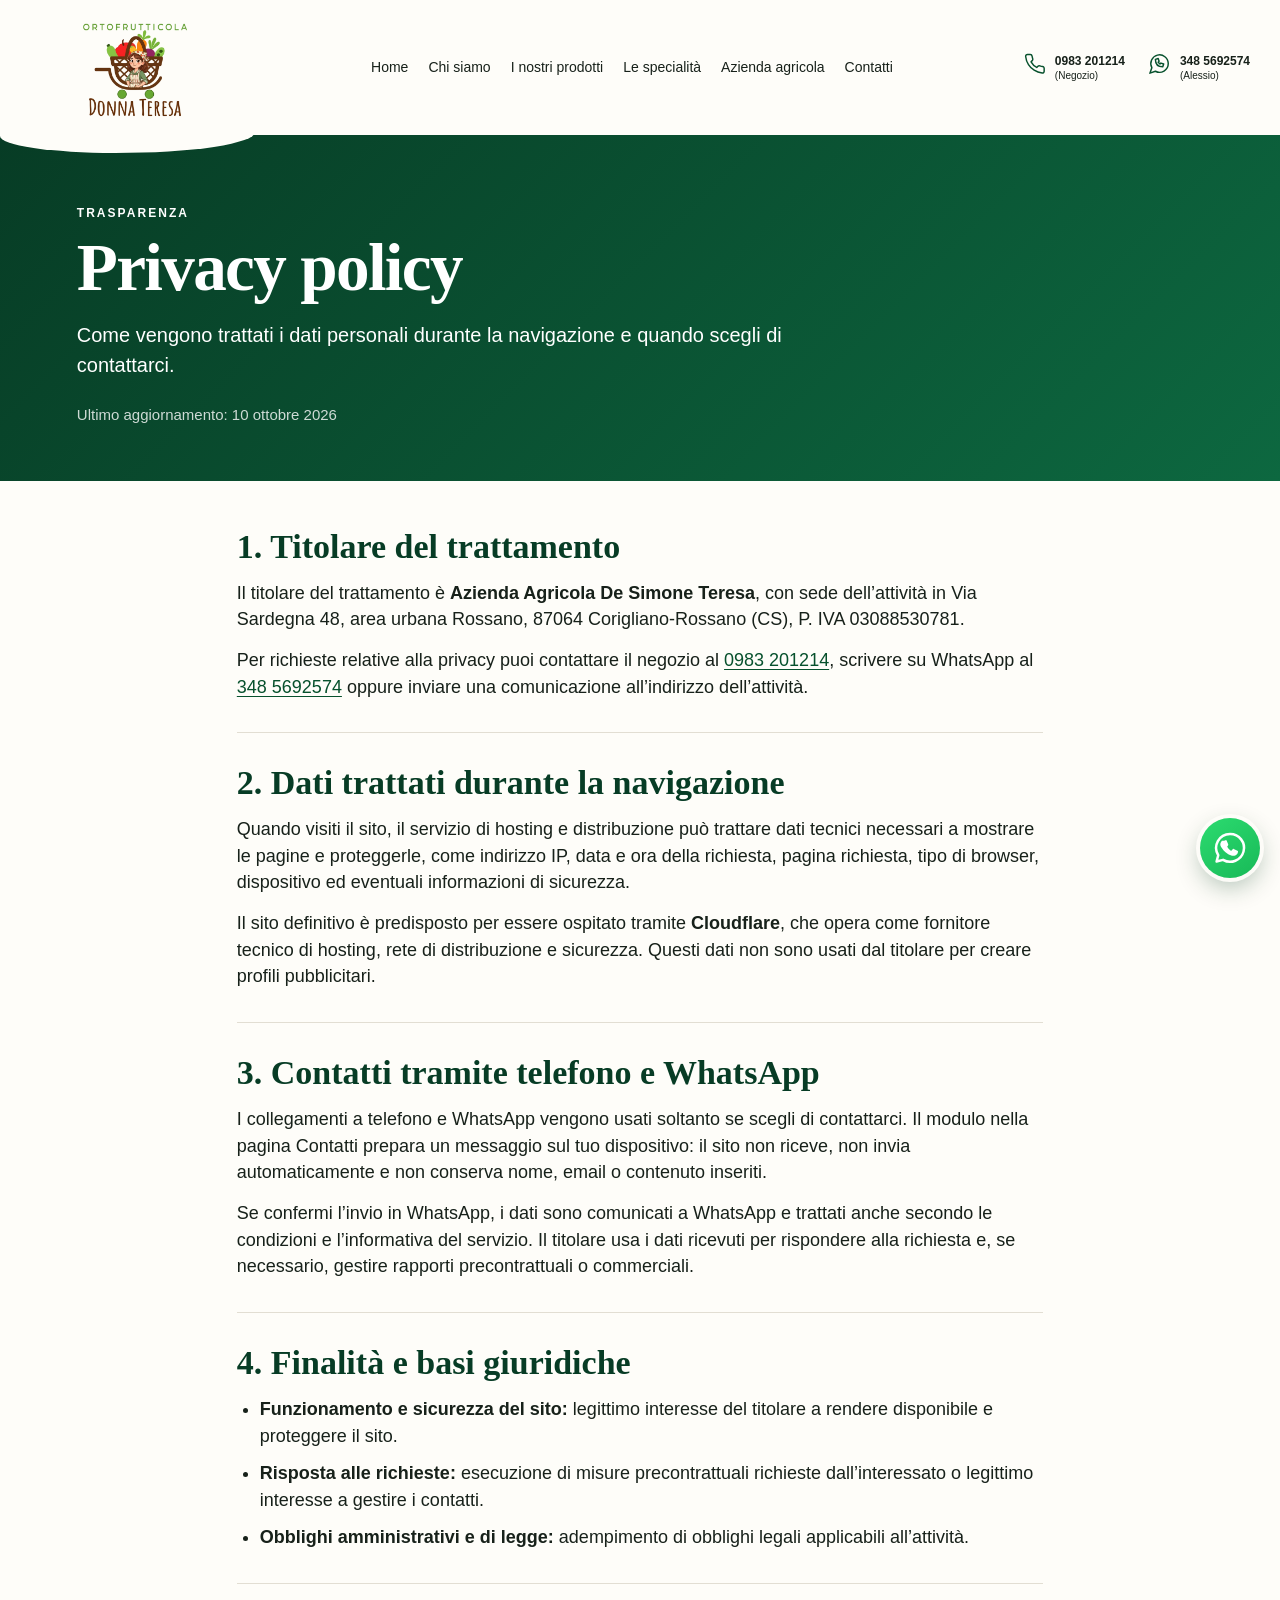
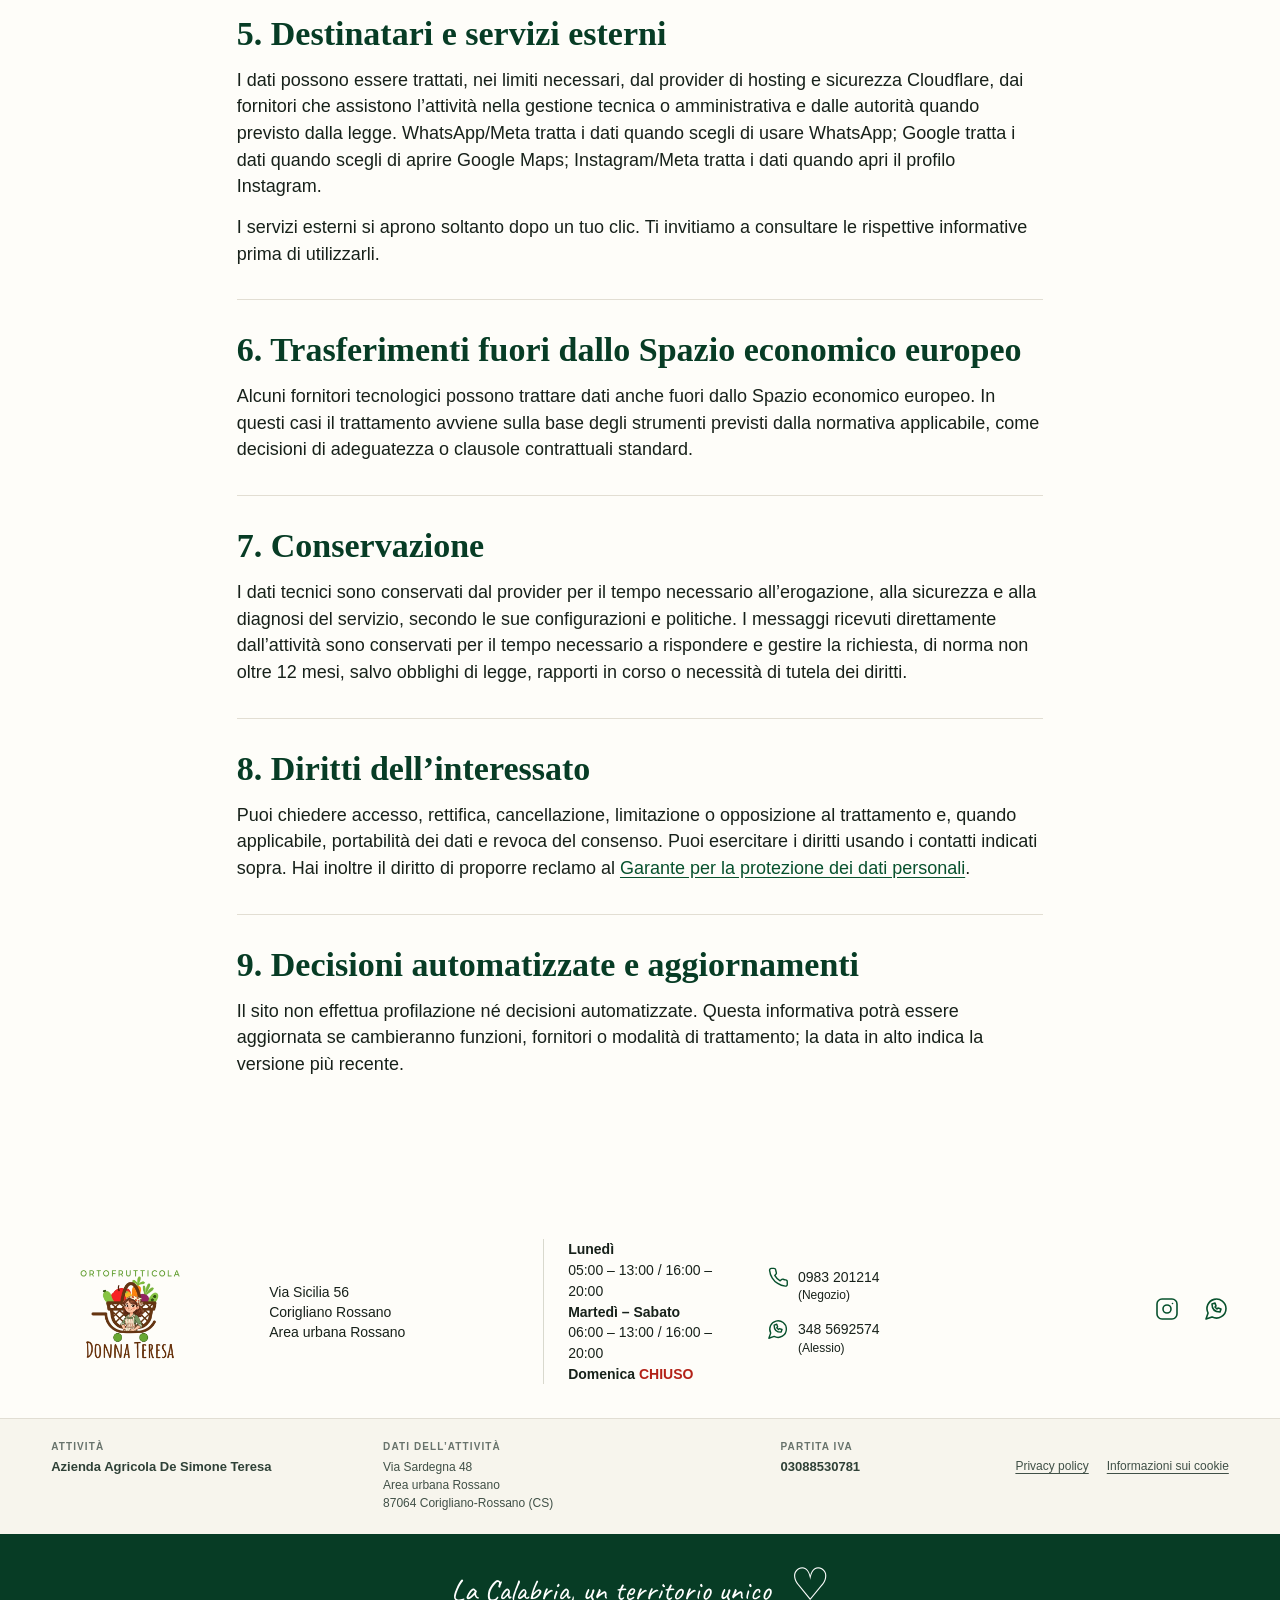
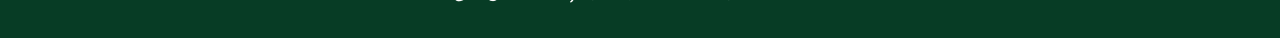
<file: public/privacy.html>
<!DOCTYPE html>
<html lang="it">
<head>
  <meta charset="utf-8">
  <meta name="viewport" content="width=device-width,initial-scale=1">
  <meta name="theme-color" content="#064c2a">
  <title>Privacy policy | Ortofrutticola Donna Teresa</title>
  <meta name="description" content="Informativa sul trattamento dei dati personali del sito di Ortofrutticola Donna Teresa.">
  <meta name="robots" content="noindex,follow">
  <link rel="icon" type="image/svg+xml" href="data:image/svg+xml,%3Csvg xmlns='http://www.w3.org/2000/svg' viewBox='0 0 64 64'%3E%3Crect width='64' height='64' rx='12' fill='%23064c2a'/%3E%3Ctext x='32' y='45' text-anchor='middle' font-size='39' font-family='Georgia' fill='white'%3EDT%3C/text%3E%3C/svg%3E">
  <link rel="stylesheet" href="styles.css">
  <script src="site.js" defer></script>
<link rel="canonical" href="https://ortofrutticoladonnateresa.it/privacy.html"><meta property="og:url" content="https://ortofrutticoladonnateresa.it/privacy.html"></head>
<body class="home"><div class="site"><a class="skip-link" href="#contenuto">Vai al contenuto</a><header class="header"><a class="brand" href="index.html" aria-label="Ortofrutticola Donna Teresa, homepage"><img src="assets/logo-clean.png" alt="Ortofrutticola Donna Teresa" width="600" height="400"></a><button class="menu-toggle" aria-label="Apri menu" aria-expanded="false" aria-controls="menu">☰</button><nav id="menu" aria-label="Navigazione principale"><a href="index.html">Home</a><a href="chi-siamo.html" >Chi siamo</a><a href="prodotti.html" >I nostri prodotti</a><a href="specialita.html" >Le specialità</a><a href="azienda-agricola.html" >Azienda agricola</a><a href="contatti.html" >Contatti</a></nav><div class="header-contacts"><a href="tel:+390983201214"><svg class="icon" viewBox="0 0 24 24" fill="none" stroke="currentColor" stroke-width="1.6" stroke-linecap="round" stroke-linejoin="round" aria-hidden="true"><path d="M22 16.9v3a2 2 0 0 1-2.2 2 20 20 0 0 1-8.7-3.1 20 20 0 0 1-6.2-6.2A20 20 0 0 1 1.8 3.8 2 2 0 0 1 3.8 1.6h3a2 2 0 0 1 2 1.7c.1 1 .4 2 .7 2.9a2 2 0 0 1-.5 2.1L7.7 9.6a16 16 0 0 0 6.2 6.2l1.3-1.3a2 2 0 0 1 2.1-.5c.9.3 1.9.6 2.9.7a2 2 0 0 1 1.8 2.2Z"/></svg><span>0983 201214<small>(Negozio)</small></span></a><a href="https://wa.me/393485692574" target="_blank" rel="noopener"><svg class="icon" viewBox="0 0 24 24" fill="none" stroke="currentColor" stroke-width="1.6" stroke-linecap="round" stroke-linejoin="round" aria-hidden="true"><path d="M21 11.5a9.5 9.5 0 0 1-14 8.4L1 22l2.1-6A9.5 9.5 0 1 1 21 11.5ZM7 7c0 5 3 8 8 8l1-3-3-1-1 1-2-2 1-1-1-3z"/></svg><span>348 5692574<small>(Alessio)</small></span></a></div></header>
<main id="contenuto" class="legal-page">
  <header class="legal-hero"><p class="legal-kicker">Trasparenza</p><h1>Privacy policy</h1><p>Come vengono trattati i dati personali durante la navigazione e quando scegli di contattarci.</p><small>Ultimo aggiornamento: 10 ottobre 2026</small></header>
  <article class="legal-content">
<section><h2>1. Titolare del trattamento</h2><p>Il titolare del trattamento è <strong>Azienda Agricola De Simone Teresa</strong>, con sede dell’attività in Via Sardegna 48, area urbana Rossano, 87064 Corigliano-Rossano (CS), P. IVA 03088530781.</p><p>Per richieste relative alla privacy puoi contattare il negozio al <a href="tel:+390983201214">0983 201214</a>, scrivere su WhatsApp al <a href="https://wa.me/393485692574" target="_blank" rel="noopener noreferrer">348 5692574</a> oppure inviare una comunicazione all’indirizzo dell’attività.</p></section>
<section><h2>2. Dati trattati durante la navigazione</h2><p>Quando visiti il sito, il servizio di hosting e distribuzione può trattare dati tecnici necessari a mostrare le pagine e proteggerle, come indirizzo IP, data e ora della richiesta, pagina richiesta, tipo di browser, dispositivo ed eventuali informazioni di sicurezza.</p><p>Il sito definitivo è predisposto per essere ospitato tramite <strong>Cloudflare</strong>, che opera come fornitore tecnico di hosting, rete di distribuzione e sicurezza. Questi dati non sono usati dal titolare per creare profili pubblicitari.</p></section>
<section><h2>3. Contatti tramite telefono e WhatsApp</h2><p>I collegamenti a telefono e WhatsApp vengono usati soltanto se scegli di contattarci. Il modulo nella pagina Contatti prepara un messaggio sul tuo dispositivo: il sito non riceve, non invia automaticamente e non conserva nome, email o contenuto inseriti.</p><p>Se confermi l’invio in WhatsApp, i dati sono comunicati a WhatsApp e trattati anche secondo le condizioni e l’informativa del servizio. Il titolare usa i dati ricevuti per rispondere alla richiesta e, se necessario, gestire rapporti precontrattuali o commerciali.</p></section>
<section><h2>4. Finalità e basi giuridiche</h2><ul><li><strong>Funzionamento e sicurezza del sito:</strong> legittimo interesse del titolare a rendere disponibile e proteggere il sito.</li><li><strong>Risposta alle richieste:</strong> esecuzione di misure precontrattuali richieste dall’interessato o legittimo interesse a gestire i contatti.</li><li><strong>Obblighi amministrativi e di legge:</strong> adempimento di obblighi legali applicabili all’attività.</li></ul></section>
<section><h2>5. Destinatari e servizi esterni</h2><p>I dati possono essere trattati, nei limiti necessari, dal provider di hosting e sicurezza Cloudflare, dai fornitori che assistono l’attività nella gestione tecnica o amministrativa e dalle autorità quando previsto dalla legge. WhatsApp/Meta tratta i dati quando scegli di usare WhatsApp; Google tratta i dati quando scegli di aprire Google Maps; Instagram/Meta tratta i dati quando apri il profilo Instagram.</p><p>I servizi esterni si aprono soltanto dopo un tuo clic. Ti invitiamo a consultare le rispettive informative prima di utilizzarli.</p></section>
<section><h2>6. Trasferimenti fuori dallo Spazio economico europeo</h2><p>Alcuni fornitori tecnologici possono trattare dati anche fuori dallo Spazio economico europeo. In questi casi il trattamento avviene sulla base degli strumenti previsti dalla normativa applicabile, come decisioni di adeguatezza o clausole contrattuali standard.</p></section>
<section><h2>7. Conservazione</h2><p>I dati tecnici sono conservati dal provider per il tempo necessario all’erogazione, alla sicurezza e alla diagnosi del servizio, secondo le sue configurazioni e politiche. I messaggi ricevuti direttamente dall’attività sono conservati per il tempo necessario a rispondere e gestire la richiesta, di norma non oltre 12 mesi, salvo obblighi di legge, rapporti in corso o necessità di tutela dei diritti.</p></section>
<section><h2>8. Diritti dell’interessato</h2><p>Puoi chiedere accesso, rettifica, cancellazione, limitazione o opposizione al trattamento e, quando applicabile, portabilità dei dati e revoca del consenso. Puoi esercitare i diritti usando i contatti indicati sopra. Hai inoltre il diritto di proporre reclamo al <a href="https://www.garanteprivacy.it/" target="_blank" rel="noopener noreferrer">Garante per la protezione dei dati personali</a>.</p></section>
<section><h2>9. Decisioni automatizzate e aggiornamenti</h2><p>Il sito non effettua profilazione né decisioni automatizzate. Questa informativa potrà essere aggiornata se cambieranno funzioni, fornitori o modalità di trattamento; la data in alto indica la versione più recente.</p></section></article>
</main>
<footer><div class="footer-main"><a href="index.html" class="footer-brand"><img src="assets/logo-clean.png" alt="Ortofrutticola Donna Teresa" width="600" height="400" loading="lazy"></a><a class="footer-address" href="https://www.google.com/maps/search/?api=1&query=Via%20Sicilia%2056%2C%20Corigliano%20Rossano%2C%20area%20urbana%20Rossano" target="_blank" rel="noopener">Via Sicilia 56<br>Corigliano Rossano<br>Area urbana Rossano</a><p class="hours"><b>Lunedì</b><br>05:00 – 13:00 / 16:00 – 20:00<br><b>Martedì – Sabato</b><br>06:00 – 13:00 / 16:00 – 20:00<br><b>Domenica</b> <strong class="closed">CHIUSO</strong></p><div class="footer-contacts"><a href="tel:+390983201214"><svg class="icon" viewBox="0 0 24 24" fill="none" stroke="currentColor" stroke-width="1.6" stroke-linecap="round" stroke-linejoin="round" aria-hidden="true"><path d="M22 16.9v3a2 2 0 0 1-2.2 2 20 20 0 0 1-8.7-3.1 20 20 0 0 1-6.2-6.2A20 20 0 0 1 1.8 3.8 2 2 0 0 1 3.8 1.6h3a2 2 0 0 1 2 1.7c.1 1 .4 2 .7 2.9a2 2 0 0 1-.5 2.1L7.7 9.6a16 16 0 0 0 6.2 6.2l1.3-1.3a2 2 0 0 1 2.1-.5c.9.3 1.9.6 2.9.7a2 2 0 0 1 1.8 2.2Z"/></svg><span>0983 201214<small>(Negozio)</small></span></a><a href="https://wa.me/393485692574" target="_blank" rel="noopener"><svg class="icon" viewBox="0 0 24 24" fill="none" stroke="currentColor" stroke-width="1.6" stroke-linecap="round" stroke-linejoin="round" aria-hidden="true"><path d="M21 11.5a9.5 9.5 0 0 1-14 8.4L1 22l2.1-6A9.5 9.5 0 1 1 21 11.5ZM7 7c0 5 3 8 8 8l1-3-3-1-1 1-2-2 1-1-1-3z"/></svg><span>348 5692574<small>(Alessio)</small></span></a></div><div class="socials"><a aria-label="Instagram di Ortofrutticola Donna Teresa" href="https://www.instagram.com/ortofrutticoladonnateresa/" target="_blank" rel="noopener"><svg class="icon" viewBox="0 0 24 24" fill="none" stroke="currentColor" stroke-width="1.6" stroke-linecap="round" stroke-linejoin="round" aria-hidden="true"><path d="M7 2h10a5 5 0 0 1 5 5v10a5 5 0 0 1-5 5H7a5 5 0 0 1-5-5V7a5 5 0 0 1 5-5ZM16 12a4 4 0 1 1-8 0 4 4 0 1 1 8 0ZM17.5 6.5h.01"/></svg></a><a aria-label="Scrivici su WhatsApp" href="https://wa.me/393485692574" target="_blank" rel="noopener"><svg class="icon" viewBox="0 0 24 24" fill="none" stroke="currentColor" stroke-width="1.6" stroke-linecap="round" stroke-linejoin="round" aria-hidden="true"><path d="M21 11.5a9.5 9.5 0 0 1-14 8.4L1 22l2.1-6A9.5 9.5 0 1 1 21 11.5ZM7 7c0 5 3 8 8 8l1-3-3-1-1 1-2-2 1-1-1-3z"/></svg></a></div></div><div class="footer-legal"><div class="footer-legal-details"><p class="footer-company"><span class="footer-legal-label">Attività</span><strong class="footer-company-name">Azienda Agricola De Simone Teresa</strong></p><address><span class="footer-legal-label">Dati dell’attività</span>Via Sardegna 48<br>Area urbana Rossano<br>87064 Corigliano-Rossano (CS)</address><p class="footer-vat"><span class="footer-legal-label">Partita IVA</span><strong>03088530781</strong></p></div><nav aria-label="Informazioni legali"><a href="privacy.html">Privacy policy</a><a href="cookie.html">Informazioni sui cookie</a></nav></div><div class="footer-ribbon">La Calabria, un territorio unico <span>♡</span></div></footer>
</div><a class="whatsapp-float" href="https://wa.me/393485692574" target="_blank" rel="noopener" aria-label="Scrivi ad Alessio su WhatsApp"><svg class="whatsapp-logo" viewBox="0 0 32 32" aria-hidden="true"><path class="bubble" d="M16 4.2A11.7 11.7 0 0 0 6.1 22.1L4.7 27.4l5.45-1.43A11.7 11.7 0 1 0 16 4.2Z"/><path class="handset" d="M11.25 9.9c.35-.35.77-.37 1.04-.37h.45c.18.01.36.05.51.41l1.22 2.92c.1.26.1.46-.04.72l-.55.89c-.17.22-.34.42-.13.78a10.3 10.3 0 0 0 2.74 2.95c.36.25.59.21.82-.06l.98-1.18c.24-.29.51-.32.85-.19l3.12 1.48c.36.17.42.29.46.46.05.18.05 1.02-.41 1.98-.46.96-1.78 1.72-2.64 1.79-.72.06-1.64.09-2.65-.23-1.23-.39-2.8-.95-4.78-2.67-2.3-2-3.8-4.48-4.23-5.52-.43-1.04-.05-2.91 1.24-4.16Z"/></svg><span>Scrivi ad Alessio</span></a></body></html>
</file>
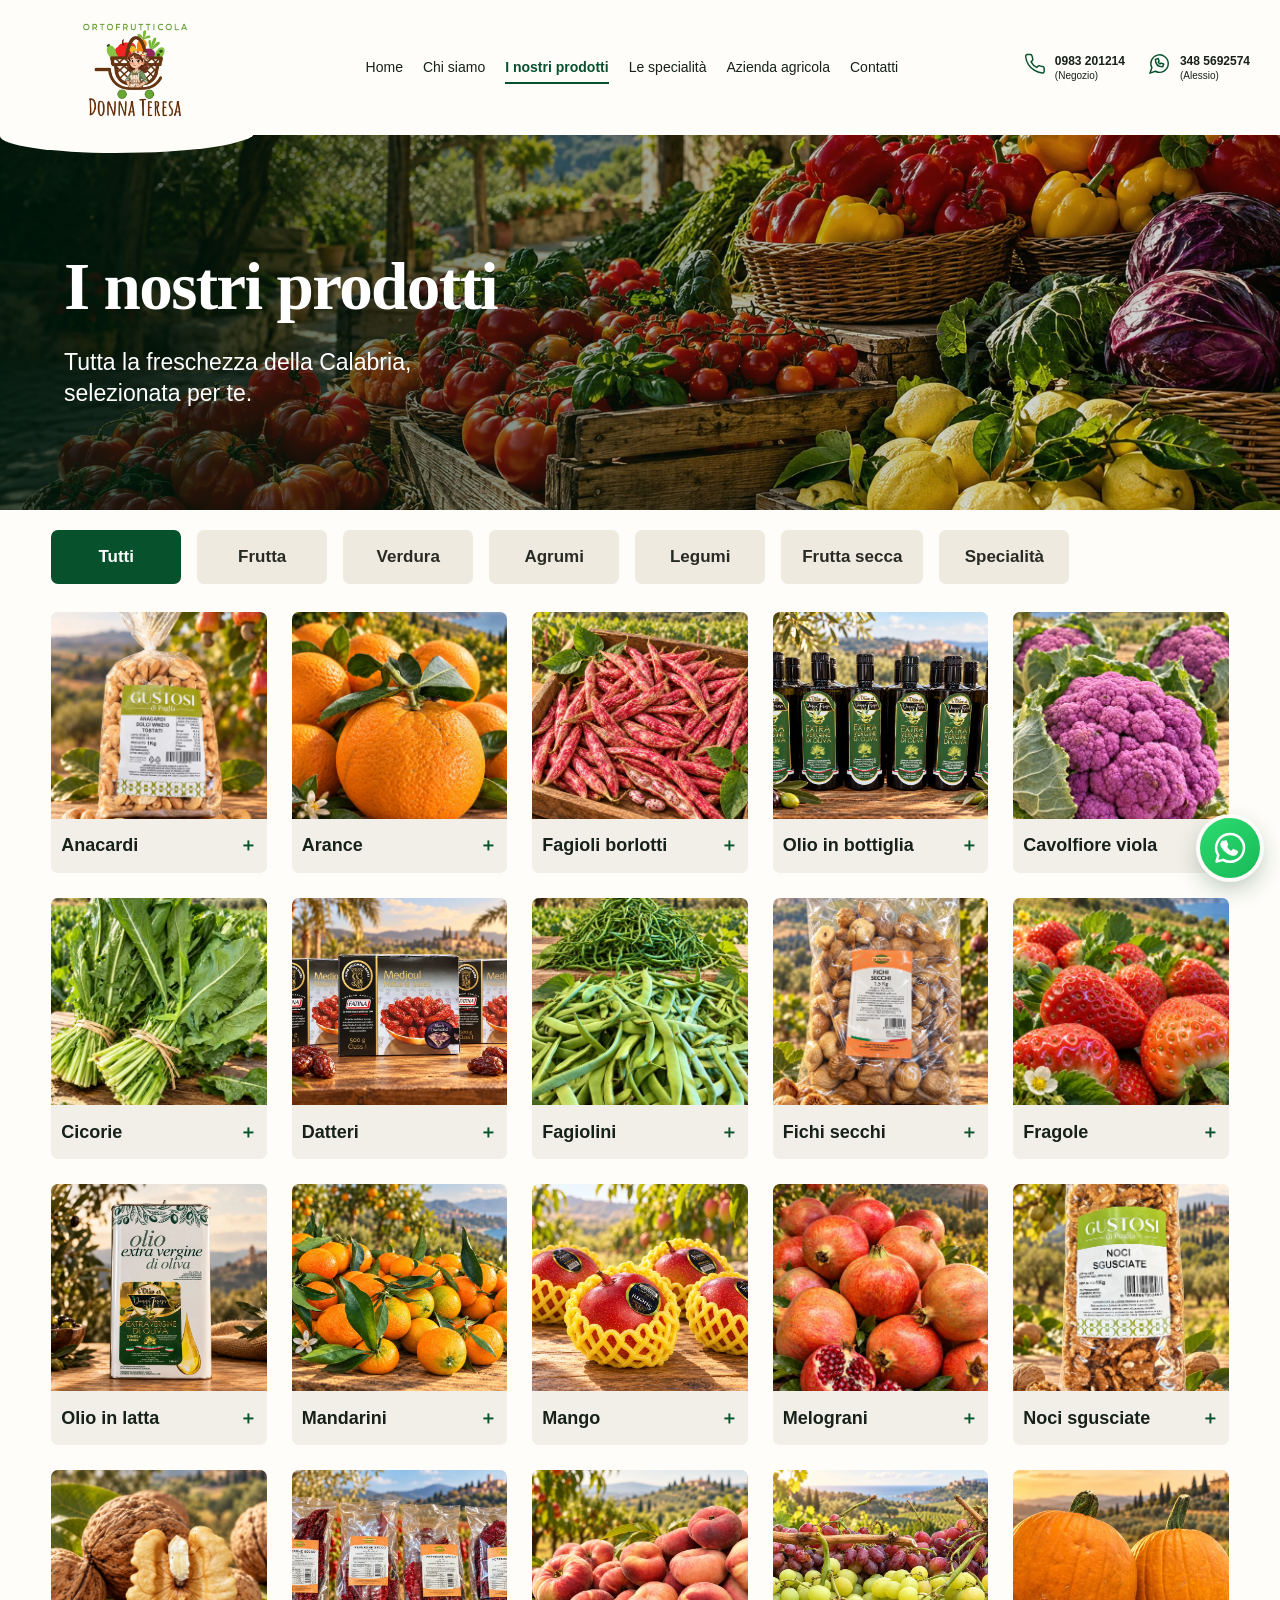
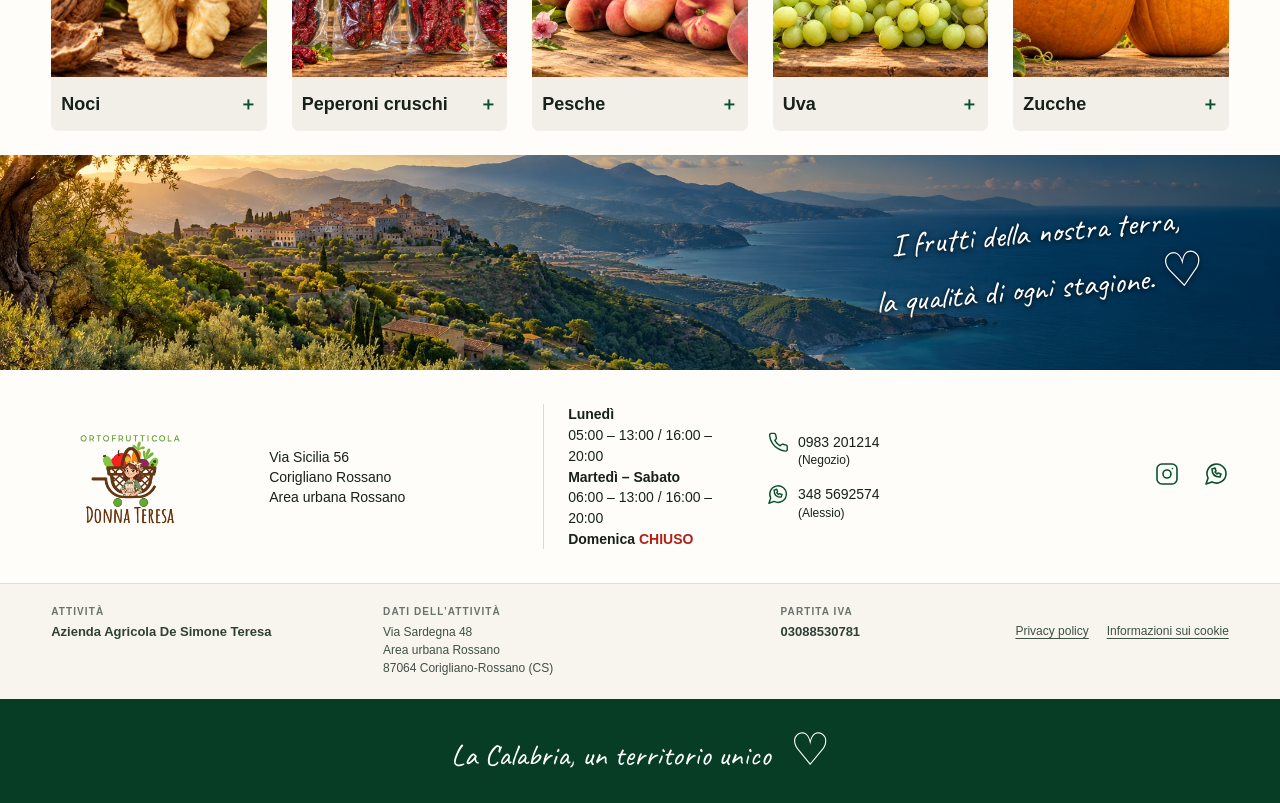
<file: public/prodotti.html>
<!DOCTYPE html><html lang="it"><head><meta charset="utf-8"><meta name="viewport" content="width=device-width,initial-scale=1"><meta name="theme-color" content="#064c2a"><title>Frutta e verdura di stagione a Rossano | Donna Teresa</title><meta name="description" content="Scopri la selezione di frutta, verdura e prodotti di stagione di Ortofrutticola Donna Teresa a Rossano, Corigliano-Rossano."><meta name="robots" content="index,follow,max-image-preview:large"><meta property="og:locale" content="it_IT"><meta property="og:type" content="website"><meta property="og:site_name" content="Ortofrutticola Donna Teresa"><meta property="og:title" content="Frutta e verdura di stagione a Rossano | Donna Teresa"><meta property="og:description" content="Scopri la selezione di frutta, verdura e prodotti di stagione di Ortofrutticola Donna Teresa a Rossano, Corigliano-Rossano."><link rel="icon" type="image/svg+xml" href="data:image/svg+xml,%3Csvg xmlns='http://www.w3.org/2000/svg' viewBox='0 0 64 64'%3E%3Crect width='64' height='64' rx='12' fill='%23064c2a'/%3E%3Ctext x='32' y='45' text-anchor='middle' font-size='39' font-family='Georgia' fill='white'%3EDT%3C/text%3E%3C/svg%3E"><link rel="stylesheet" href="styles.css"><script src="site.js" defer></script><link rel="canonical" href="https://ortofrutticoladonnateresa.it/prodotti.html"><meta property="og:url" content="https://ortofrutticoladonnateresa.it/prodotti.html"></head><body class=""><div class="site"><a class="skip-link" href="#contenuto">Vai al contenuto</a><header class="header"><a class="brand" href="index.html" aria-label="Ortofrutticola Donna Teresa, homepage"><img src="assets/logo-clean.png" alt="Ortofrutticola Donna Teresa" width="600" height="400"></a><button class="menu-toggle" aria-label="Apri menu" aria-expanded="false" aria-controls="menu">☰</button><nav id="menu" aria-label="Navigazione principale"><a href="index.html" >Home</a><a href="chi-siamo.html" >Chi siamo</a><a href="prodotti.html" aria-current="page">I nostri prodotti</a><a href="specialita.html" >Le specialità</a><a href="azienda-agricola.html" >Azienda agricola</a><a href="contatti.html" >Contatti</a></nav><div class="header-contacts"><a href="tel:+390983201214"><svg class="icon" viewBox="0 0 24 24" fill="none" stroke="currentColor" stroke-width="1.6" stroke-linecap="round" stroke-linejoin="round" aria-hidden="true"><path d="M22 16.9v3a2 2 0 0 1-2.2 2 20 20 0 0 1-8.7-3.1 20 20 0 0 1-6.2-6.2A20 20 0 0 1 1.8 3.8 2 2 0 0 1 3.8 1.6h3a2 2 0 0 1 2 1.7c.1 1 .4 2 .7 2.9a2 2 0 0 1-.5 2.1L7.7 9.6a16 16 0 0 0 6.2 6.2l1.3-1.3a2 2 0 0 1 2.1-.5c.9.3 1.9.6 2.9.7a2 2 0 0 1 1.8 2.2Z"/></svg><span>0983 201214<small>(Negozio)</small></span></a><a href="https://wa.me/393485692574" target="_blank" rel="noopener"><svg class="icon" viewBox="0 0 24 24" fill="none" stroke="currentColor" stroke-width="1.6" stroke-linecap="round" stroke-linejoin="round" aria-hidden="true"><path d="M21 11.5a9.5 9.5 0 0 1-14 8.4L1 22l2.1-6A9.5 9.5 0 1 1 21 11.5ZM7 7c0 5 3 8 8 8l1-3-3-1-1 1-2-2 1-1-1-3z"/></svg><span>348 5692574<small>(Alessio)</small></span></a></div></header><main id="contenuto"><section class="hero hero-products"><div class="crop hero-background" role="img" aria-label="Ceste di frutta e verdura fresca" style="--image:url('assets/concept.png');--size:607.4074% 1141.9048%;--position:99.4526% 4.1133%" ></div><div class="hero-shade"></div><div class="hero-copy"><h1>I nostri prodotti</h1><p>Tutta la freschezza della Calabria,<br> selezionata per te.</p></div></section><section class="catalogue" aria-label="Catalogo dei prodotti"><div class="filters" role="group" aria-label="Filtra i prodotti per categoria"><button type="button" data-filter="Tutti" aria-pressed="true">Tutti</button><button type="button" data-filter="Frutta" aria-pressed="false">Frutta</button><button type="button" data-filter="Verdura" aria-pressed="false">Verdura</button><button type="button" data-filter="Agrumi" aria-pressed="false">Agrumi</button><button type="button" data-filter="Legumi" aria-pressed="false">Legumi</button><button type="button" data-filter="Frutta secca" aria-pressed="false">Frutta secca</button><button type="button" data-filter="Specialità" aria-pressed="false">Specialità</button></div><p class="sr-only" id="filter-status" aria-live="polite">20 prodotti</p><div class="product-grid"><button type="button" class="product-card" data-category="Frutta secca" data-product="Anacardi" data-image="assets/products/anacardi.webp" data-description="Anacardi tostati dal gusto delicato, ideali come spuntino o per arricchire ricette dolci e salate." aria-label="Apri la scheda di Anacardi"><img src="assets/products/anacardi.webp" alt="Anacardi" width="1200" height="1600" loading="lazy" decoding="async"><span>Anacardi<span aria-hidden="true">＋</span></span></button><button type="button" class="product-card" data-category="Agrumi" data-product="Arance" data-image="assets/products/arancia.webp" data-description="Agrumi profumati e succosi, selezionati per portare in tavola tutta la freschezza della stagione." aria-label="Apri la scheda di Arance"><img src="assets/products/arancia.webp" alt="Arance" width="1200" height="1600" loading="lazy" decoding="async"><span>Arance<span aria-hidden="true">＋</span></span></button><button type="button" class="product-card" data-category="Legumi" data-product="Fagioli borlotti" data-image="assets/products/borlotti.webp" data-description="Fagioli dalla consistenza cremosa, perfetti per zuppe, minestre e piatti della tradizione." aria-label="Apri la scheda di Fagioli borlotti"><img src="assets/products/borlotti.webp" alt="Fagioli borlotti" width="1200" height="1600" loading="lazy" decoding="async"><span>Fagioli borlotti<span aria-hidden="true">＋</span></span></button><button type="button" class="product-card" data-category="Specialità" data-product="Olio in bottiglia" data-image="assets/products/bottiglie-olio.webp" data-description="Olio extravergine di oliva dal profumo intenso, pensato per condire e valorizzare ogni piatto." aria-label="Apri la scheda di Olio in bottiglia"><img src="assets/products/bottiglie-olio.webp" alt="Olio in bottiglia" width="1200" height="1600" loading="lazy" decoding="async"><span>Olio in bottiglia<span aria-hidden="true">＋</span></span></button><button type="button" class="product-card" data-category="Verdura" data-product="Cavolfiore viola" data-image="assets/products/cavolo.webp" data-description="Una verdura colorata e saporita, ottima al forno, in padella o nelle preparazioni di stagione." aria-label="Apri la scheda di Cavolfiore viola"><img src="assets/products/cavolo.webp" alt="Cavolfiore viola" width="1200" height="1600" loading="lazy" decoding="async"><span>Cavolfiore viola<span aria-hidden="true">＋</span></span></button><button type="button" class="product-card" data-category="Verdura" data-product="Cicorie" data-image="assets/products/cicorie.webp" data-description="Cicorie fresche dal carattere deciso, ideali ripassate in padella o come contorno." aria-label="Apri la scheda di Cicorie"><img src="assets/products/cicorie.webp" alt="Cicorie" width="1200" height="1600" loading="lazy" decoding="async"><span>Cicorie<span aria-hidden="true">＋</span></span></button><button type="button" class="product-card" data-category="Frutta secca" data-product="Datteri" data-image="assets/products/datteri.webp" data-description="Datteri morbidi e naturalmente dolci, perfetti da gustare da soli o insieme alla frutta secca." aria-label="Apri la scheda di Datteri"><img src="assets/products/datteri.webp" alt="Datteri" width="1200" height="1600" loading="lazy" decoding="async"><span>Datteri<span aria-hidden="true">＋</span></span></button><button type="button" class="product-card" data-category="Legumi" data-product="Fagiolini" data-image="assets/products/fagiolini.webp" data-description="Fagiolini teneri e freschi, ottimi per insalate, contorni e ricette semplici." aria-label="Apri la scheda di Fagiolini"><img src="assets/products/fagiolini.webp" alt="Fagiolini" width="1200" height="1600" loading="lazy" decoding="async"><span>Fagiolini<span aria-hidden="true">＋</span></span></button><button type="button" class="product-card" data-category="Frutta secca" data-product="Fichi secchi" data-image="assets/products/fichi-secchi.webp" data-description="Fichi secchi dal sapore pieno, una specialità dolce da gustare in ogni momento." aria-label="Apri la scheda di Fichi secchi"><img src="assets/products/fichi-secchi.webp" alt="Fichi secchi" width="1200" height="1600" loading="lazy" decoding="async"><span>Fichi secchi<span aria-hidden="true">＋</span></span></button><button type="button" class="product-card" data-category="Frutta" data-product="Fragole" data-image="assets/products/fragole.webp" data-description="Fragole profumate e succose, selezionate per dolci, macedonie o da gustare al naturale." aria-label="Apri la scheda di Fragole"><img src="assets/products/fragole.webp" alt="Fragole" width="1200" height="1600" loading="lazy" decoding="async"><span>Fragole<span aria-hidden="true">＋</span></span></button><button type="button" class="product-card" data-category="Specialità" data-product="Olio in latta" data-image="assets/products/latta-olio.webp" data-description="Olio extravergine di oliva in formato famiglia, ideale per l’uso quotidiano in cucina." aria-label="Apri la scheda di Olio in latta"><img src="assets/products/latta-olio.webp" alt="Olio in latta" width="1200" height="1600" loading="lazy" decoding="async"><span>Olio in latta<span aria-hidden="true">＋</span></span></button><button type="button" class="product-card" data-category="Agrumi" data-product="Mandarini" data-image="assets/products/mandarini.webp" data-description="Mandarini aromatici e facili da gustare, con tutta la dolcezza degli agrumi di stagione." aria-label="Apri la scheda di Mandarini"><img src="assets/products/mandarini.webp" alt="Mandarini" width="1200" height="1600" loading="lazy" decoding="async"><span>Mandarini<span aria-hidden="true">＋</span></span></button><button type="button" class="product-card" data-category="Frutta" data-product="Mango" data-image="assets/products/mango.webp" data-description="Mango maturo e profumato, dalla polpa morbida e dal gusto naturalmente tropicale." aria-label="Apri la scheda di Mango"><img src="assets/products/mango.webp" alt="Mango" width="1200" height="1600" loading="lazy" decoding="async"><span>Mango<span aria-hidden="true">＋</span></span></button><button type="button" class="product-card" data-category="Frutta" data-product="Melograni" data-image="assets/products/melograno.webp" data-description="Melograni ricchi di chicchi brillanti, freschi e piacevolmente aciduli." aria-label="Apri la scheda di Melograni"><img src="assets/products/melograno.webp" alt="Melograni" width="1200" height="1600" loading="lazy" decoding="async"><span>Melograni<span aria-hidden="true">＋</span></span></button><button type="button" class="product-card" data-category="Frutta secca" data-product="Noci sgusciate" data-image="assets/products/noci-sgusciate.webp" data-description="Gherigli di noce pronti da gustare, ideali per spuntini, dolci e insalate." aria-label="Apri la scheda di Noci sgusciate"><img src="assets/products/noci-sgusciate.webp" alt="Noci sgusciate" width="1200" height="1600" loading="lazy" decoding="async"><span>Noci sgusciate<span aria-hidden="true">＋</span></span></button><button type="button" class="product-card" data-category="Frutta secca" data-product="Noci" data-image="assets/products/noci.webp" data-description="Noci croccanti e saporite, una scelta genuina per la tavola e la dispensa." aria-label="Apri la scheda di Noci"><img src="assets/products/noci.webp" alt="Noci" width="1200" height="1600" loading="lazy" decoding="async"><span>Noci<span aria-hidden="true">＋</span></span></button><button type="button" class="product-card" data-category="Specialità" data-product="Peperoni cruschi" data-image="assets/products/pepe-crusco.webp" data-description="Peperoni secchi croccanti e intensi, simbolo della cucina tradizionale del Sud." aria-label="Apri la scheda di Peperoni cruschi"><img src="assets/products/pepe-crusco.webp" alt="Peperoni cruschi" width="1200" height="1600" loading="lazy" decoding="async"><span>Peperoni cruschi<span aria-hidden="true">＋</span></span></button><button type="button" class="product-card" data-category="Frutta" data-product="Pesche" data-image="assets/products/pesche.webp" data-description="Pesche morbide e profumate, selezionate al giusto grado di maturazione." aria-label="Apri la scheda di Pesche"><img src="assets/products/pesche.webp" alt="Pesche" width="1200" height="1600" loading="lazy" decoding="async"><span>Pesche<span aria-hidden="true">＋</span></span></button><button type="button" class="product-card" data-category="Frutta" data-product="Uva" data-image="assets/products/uva.webp" data-description="Grappoli freschi e succosi, disponibili nelle varietà bianche e rosse." aria-label="Apri la scheda di Uva"><img src="assets/products/uva.webp" alt="Uva" width="1200" height="1600" loading="lazy" decoding="async"><span>Uva<span aria-hidden="true">＋</span></span></button><button type="button" class="product-card" data-category="Verdura" data-product="Zucche" data-image="assets/products/zucche.webp" data-description="Zucche dolci e versatili, ideali per vellutate, risotti, contorni e ricette al forno." aria-label="Apri la scheda di Zucche"><img src="assets/products/zucche.webp" alt="Zucche" width="1200" height="1600" loading="lazy" decoding="async"><span>Zucche<span aria-hidden="true">＋</span></span></button></div></section><section class="landscape-ribbon"><img src="assets/landscape-products.webp" alt="Le colline e il mare della Calabria" width="2172" height="724" loading="lazy" decoding="async"><p class="handwritten">I frutti della nostra terra,<br> la qualità di ogni stagione. <span>♡</span></p></section></main><footer><div class="footer-main"><a href="index.html" class="footer-brand"><img src="assets/logo-clean.png" alt="Ortofrutticola Donna Teresa" width="600" height="400" loading="lazy"></a><a class="footer-address" href="https://www.google.com/maps/search/?api=1&query=Via%20Sicilia%2056%2C%20Corigliano%20Rossano%2C%20area%20urbana%20Rossano" target="_blank" rel="noopener">Via Sicilia 56<br>Corigliano Rossano<br>Area urbana Rossano</a><p class="hours"><b>Lunedì</b><br>05:00 – 13:00 / 16:00 – 20:00<br><b>Martedì – Sabato</b><br>06:00 – 13:00 / 16:00 – 20:00<br><b>Domenica</b> <strong class="closed">CHIUSO</strong></p><div class="footer-contacts"><a href="tel:+390983201214"><svg class="icon" viewBox="0 0 24 24" fill="none" stroke="currentColor" stroke-width="1.6" stroke-linecap="round" stroke-linejoin="round" aria-hidden="true"><path d="M22 16.9v3a2 2 0 0 1-2.2 2 20 20 0 0 1-8.7-3.1 20 20 0 0 1-6.2-6.2A20 20 0 0 1 1.8 3.8 2 2 0 0 1 3.8 1.6h3a2 2 0 0 1 2 1.7c.1 1 .4 2 .7 2.9a2 2 0 0 1-.5 2.1L7.7 9.6a16 16 0 0 0 6.2 6.2l1.3-1.3a2 2 0 0 1 2.1-.5c.9.3 1.9.6 2.9.7a2 2 0 0 1 1.8 2.2Z"/></svg><span>0983 201214<small>(Negozio)</small></span></a><a href="https://wa.me/393485692574" target="_blank" rel="noopener"><svg class="icon" viewBox="0 0 24 24" fill="none" stroke="currentColor" stroke-width="1.6" stroke-linecap="round" stroke-linejoin="round" aria-hidden="true"><path d="M21 11.5a9.5 9.5 0 0 1-14 8.4L1 22l2.1-6A9.5 9.5 0 1 1 21 11.5ZM7 7c0 5 3 8 8 8l1-3-3-1-1 1-2-2 1-1-1-3z"/></svg><span>348 5692574<small>(Alessio)</small></span></a></div><div class="socials"><a aria-label="Instagram di Ortofrutticola Donna Teresa" href="https://www.instagram.com/ortofrutticoladonnateresa/" target="_blank" rel="noopener"><svg class="icon" viewBox="0 0 24 24" fill="none" stroke="currentColor" stroke-width="1.6" stroke-linecap="round" stroke-linejoin="round" aria-hidden="true"><path d="M7 2h10a5 5 0 0 1 5 5v10a5 5 0 0 1-5 5H7a5 5 0 0 1-5-5V7a5 5 0 0 1 5-5ZM16 12a4 4 0 1 1-8 0 4 4 0 1 1 8 0ZM17.5 6.5h.01"/></svg></a><a aria-label="Scrivici su WhatsApp" href="https://wa.me/393485692574" target="_blank" rel="noopener"><svg class="icon" viewBox="0 0 24 24" fill="none" stroke="currentColor" stroke-width="1.6" stroke-linecap="round" stroke-linejoin="round" aria-hidden="true"><path d="M21 11.5a9.5 9.5 0 0 1-14 8.4L1 22l2.1-6A9.5 9.5 0 1 1 21 11.5ZM7 7c0 5 3 8 8 8l1-3-3-1-1 1-2-2 1-1-1-3z"/></svg></a></div></div><div class="footer-legal"><div class="footer-legal-details"><p class="footer-company"><span class="footer-legal-label">Attività</span><strong class="footer-company-name">Azienda Agricola De Simone Teresa</strong></p><address><span class="footer-legal-label">Dati dell’attività</span>Via Sardegna 48<br>Area urbana Rossano<br>87064 Corigliano-Rossano (CS)</address><p class="footer-vat"><span class="footer-legal-label">Partita IVA</span><strong>03088530781</strong></p></div><nav aria-label="Informazioni legali"><a href="privacy.html">Privacy policy</a><a href="cookie.html">Informazioni sui cookie</a></nav></div><div class="footer-ribbon">La Calabria, un territorio unico <span>♡</span></div></footer></div><a class="whatsapp-float" href="https://wa.me/393485692574" target="_blank" rel="noopener" aria-label="Scrivi ad Alessio su WhatsApp"><svg class="whatsapp-logo" viewBox="0 0 32 32" aria-hidden="true"><path class="bubble" d="M16 4.2A11.7 11.7 0 0 0 6.1 22.1L4.7 27.4l5.45-1.43A11.7 11.7 0 1 0 16 4.2Z"/><path class="handset" d="M11.25 9.9c.35-.35.77-.37 1.04-.37h.45c.18.01.36.05.51.41l1.22 2.92c.1.26.1.46-.04.72l-.55.89c-.17.22-.34.42-.13.78a10.3 10.3 0 0 0 2.74 2.95c.36.25.59.21.82-.06l.98-1.18c.24-.29.51-.32.85-.19l3.12 1.48c.36.17.42.29.46.46.05.18.05 1.02-.41 1.98-.46.96-1.78 1.72-2.64 1.79-.72.06-1.64.09-2.65-.23-1.23-.39-2.8-.95-4.78-2.67-2.3-2-3.8-4.48-4.23-5.52-.43-1.04-.05-2.91 1.24-4.16Z"/></svg><span>Scrivi ad Alessio</span></a><dialog id="photo-dialog" aria-label="Fotografia della nostra azienda"><button class="dialog-close" autofocus aria-label="Chiudi fotografia">×</button><img alt="" src="assets/azienda-1.jpg"><p></p></dialog><dialog id="product-dialog" class="product-dialog" aria-labelledby="product-dialog-title"><button class="dialog-close product-dialog-close" aria-label="Chiudi scheda prodotto">×</button><img alt="" src="assets/products/arancia.webp"><div class="product-dialog-copy"><h2 id="product-dialog-title"></h2><p class="product-description"></p></div></dialog></body></html>
</file>
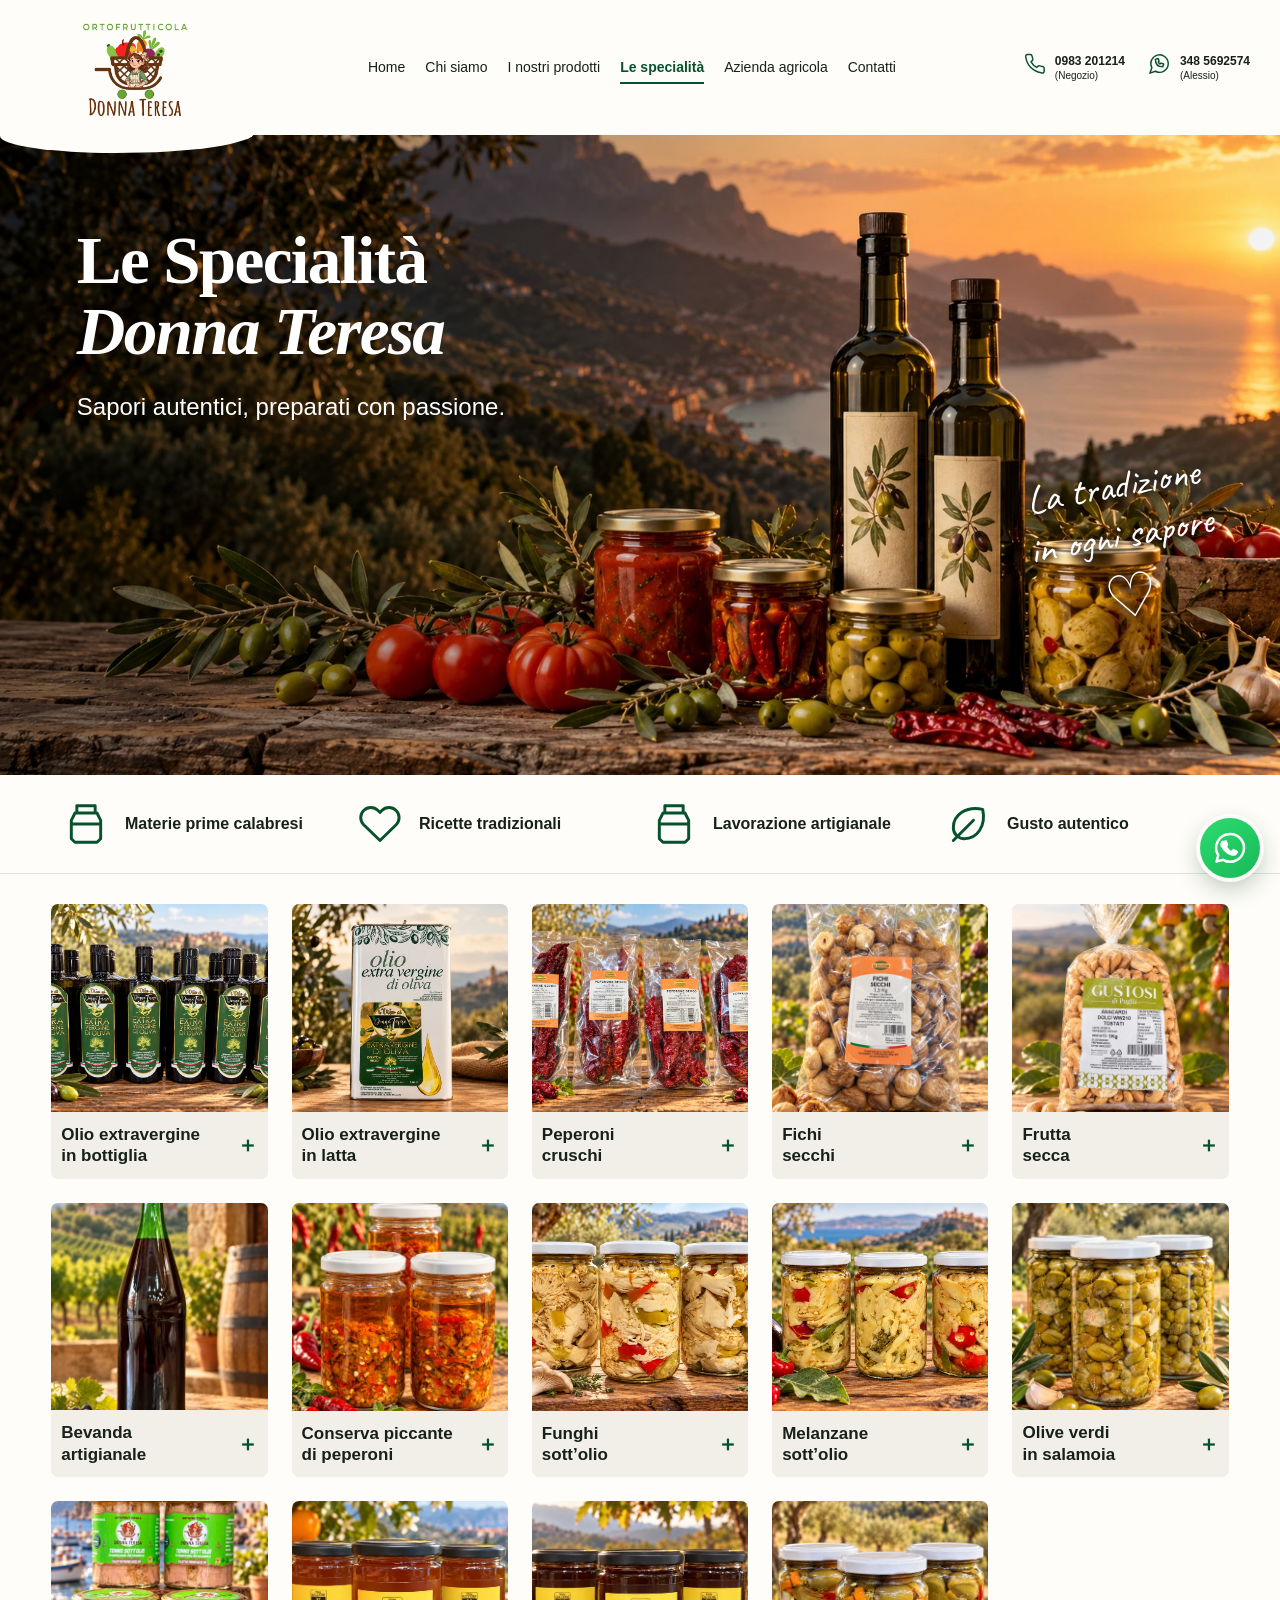
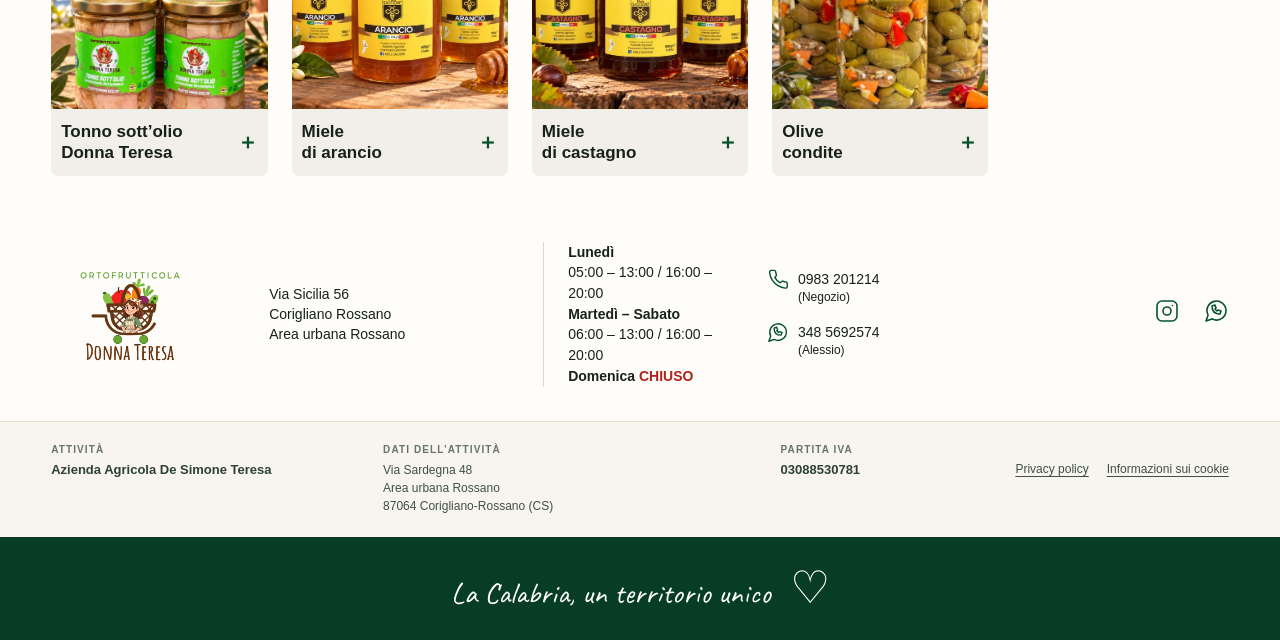
<file: public/specialita.html>
<!DOCTYPE html><html lang="it"><head><meta charset="utf-8"><meta name="viewport" content="width=device-width,initial-scale=1"><meta name="theme-color" content="#064c2a"><title>Specialità calabresi a Rossano | Donna Teresa</title><meta name="description" content="Conserve, sottoli, miele e sapori della tradizione: scopri le specialità calabresi selezionate da Ortofrutticola Donna Teresa a Rossano."><meta name="robots" content="index,follow,max-image-preview:large"><meta property="og:locale" content="it_IT"><meta property="og:type" content="website"><meta property="og:site_name" content="Ortofrutticola Donna Teresa"><meta property="og:title" content="Specialità calabresi a Rossano | Donna Teresa"><meta property="og:description" content="Conserve, sottoli, miele e sapori della tradizione: scopri le specialità calabresi selezionate da Ortofrutticola Donna Teresa a Rossano."><link rel="icon" type="image/svg+xml" href="data:image/svg+xml,%3Csvg xmlns='http://www.w3.org/2000/svg' viewBox='0 0 64 64'%3E%3Crect width='64' height='64' rx='12' fill='%23064c2a'/%3E%3Ctext x='32' y='45' text-anchor='middle' font-size='39' font-family='Georgia' fill='white'%3EDT%3C/text%3E%3C/svg%3E"><link rel="stylesheet" href="styles.css"><script src="site.js" defer></script><link rel="canonical" href="https://ortofrutticoladonnateresa.it/specialita.html"><meta property="og:url" content="https://ortofrutticoladonnateresa.it/specialita.html"></head><body class=""><div class="site"><a class="skip-link" href="#contenuto">Vai al contenuto</a><header class="header"><a class="brand" href="index.html" aria-label="Ortofrutticola Donna Teresa, homepage"><img src="assets/logo-clean.png" alt="Ortofrutticola Donna Teresa" width="600" height="400"></a><button class="menu-toggle" aria-label="Apri menu" aria-expanded="false" aria-controls="menu">☰</button><nav id="menu" aria-label="Navigazione principale"><a href="index.html" >Home</a><a href="chi-siamo.html" >Chi siamo</a><a href="prodotti.html" >I nostri prodotti</a><a href="specialita.html" aria-current="page">Le specialità</a><a href="azienda-agricola.html" >Azienda agricola</a><a href="contatti.html" >Contatti</a></nav><div class="header-contacts"><a href="tel:+390983201214"><svg class="icon" viewBox="0 0 24 24" fill="none" stroke="currentColor" stroke-width="1.6" stroke-linecap="round" stroke-linejoin="round" aria-hidden="true"><path d="M22 16.9v3a2 2 0 0 1-2.2 2 20 20 0 0 1-8.7-3.1 20 20 0 0 1-6.2-6.2A20 20 0 0 1 1.8 3.8 2 2 0 0 1 3.8 1.6h3a2 2 0 0 1 2 1.7c.1 1 .4 2 .7 2.9a2 2 0 0 1-.5 2.1L7.7 9.6a16 16 0 0 0 6.2 6.2l1.3-1.3a2 2 0 0 1 2.1-.5c.9.3 1.9.6 2.9.7a2 2 0 0 1 1.8 2.2Z"/></svg><span>0983 201214<small>(Negozio)</small></span></a><a href="https://wa.me/393485692574" target="_blank" rel="noopener"><svg class="icon" viewBox="0 0 24 24" fill="none" stroke="currentColor" stroke-width="1.6" stroke-linecap="round" stroke-linejoin="round" aria-hidden="true"><path d="M21 11.5a9.5 9.5 0 0 1-14 8.4L1 22l2.1-6A9.5 9.5 0 1 1 21 11.5ZM7 7c0 5 3 8 8 8l1-3-3-1-1 1-2-2 1-1-1-3z"/></svg><span>348 5692574<small>(Alessio)</small></span></a></div></header><main id="contenuto"><section class="hero hero-specialties"><div class="hero-shade"></div><div class="hero-copy"><h1>Le Specialità<br> <i>Donna Teresa</i></h1><p>Sapori autentici, preparati con passione.</p></div><p class="handwritten hero-note">La tradizione<br> in ogni sapore<br> <span>♡</span></p></section><div class="benefits "><div><svg class="icon" viewBox="0 0 24 24" fill="none" stroke="currentColor" stroke-width="1.6" stroke-linecap="round" stroke-linejoin="round" aria-hidden="true"><path d="M7 2h10v4H7zM6 6h12l2 4v10l-2 2H6l-2-2V10zM4 12h16"/></svg><span>Materie prime calabresi</span></div><div><svg class="icon" viewBox="0 0 24 24" fill="none" stroke="currentColor" stroke-width="1.6" stroke-linecap="round" stroke-linejoin="round" aria-hidden="true"><path d="M20.8 4.6a5.5 5.5 0 0 0-7.8 0L12 5.7l-1.1-1.1a5.5 5.5 0 0 0-7.8 7.8L12 21l8.8-8.6a5.5 5.5 0 0 0 0-7.8Z"/></svg><span>Ricette tradizionali</span></div><div><svg class="icon" viewBox="0 0 24 24" fill="none" stroke="currentColor" stroke-width="1.6" stroke-linecap="round" stroke-linejoin="round" aria-hidden="true"><path d="M7 2h10v4H7zM6 6h12l2 4v10l-2 2H6l-2-2V10zM4 12h16"/></svg><span>Lavorazione artigianale</span></div><div><svg class="icon" viewBox="0 0 24 24" fill="none" stroke="currentColor" stroke-width="1.6" stroke-linecap="round" stroke-linejoin="round" aria-hidden="true"><path d="M20 4c-9-2-16 3-16 10a6 6 0 0 0 6 6c7 0 12-7 10-16ZM4 21 15 10"/></svg><span>Gusto autentico</span></div></div><section class="specialties-grid" aria-label="Le specialità Donna Teresa"><button type="button" class="specialty-card" data-product="Olio extravergine in bottiglia" data-image="assets/products/bottiglie-olio.webp" data-description="Olio extravergine di oliva dal profumo intenso, ideale a crudo e per valorizzare ogni ricetta." aria-label="Apri la scheda di Olio extravergine in bottiglia"><img src="assets/products/bottiglie-olio.webp" alt="Olio extravergine in bottiglia" width="900" height="1200" loading="lazy" decoding="async"><span>Olio extravergine<br> in bottiglia<span aria-hidden="true">＋</span></span></button><button type="button" class="specialty-card" data-product="Olio extravergine in latta" data-image="assets/products/latta-olio.webp" data-description="Il nostro olio extravergine in formato famiglia, pratico per l’uso quotidiano in cucina." aria-label="Apri la scheda di Olio extravergine in latta"><img src="assets/products/latta-olio.webp" alt="Olio extravergine in latta" width="900" height="1200" loading="lazy" decoding="async"><span>Olio extravergine<br> in latta<span aria-hidden="true">＋</span></span></button><button type="button" class="specialty-card" data-product="Peperoni cruschi" data-image="assets/products/pepe-crusco.webp" data-description="Peperoni secchi croccanti e saporiti, una specialità tradizionale del Sud Italia." aria-label="Apri la scheda di Peperoni cruschi"><img src="assets/products/pepe-crusco.webp" alt="Peperoni cruschi" width="900" height="1200" loading="lazy" decoding="async"><span>Peperoni<br> cruschi<span aria-hidden="true">＋</span></span></button><button type="button" class="specialty-card" data-product="Fichi secchi" data-image="assets/products/fichi-secchi.webp" data-description="Fichi secchi morbidi e naturalmente dolci, perfetti da gustare da soli o nei dessert." aria-label="Apri la scheda di Fichi secchi"><img src="assets/products/fichi-secchi.webp" alt="Fichi secchi" width="900" height="1200" loading="lazy" decoding="async"><span>Fichi<br> secchi<span aria-hidden="true">＋</span></span></button><button type="button" class="specialty-card" data-product="Frutta secca" data-image="assets/products/anacardi.webp" data-description="Una selezione di frutta secca croccante, ideale per uno spuntino o per arricchire le ricette." aria-label="Apri la scheda di Frutta secca"><img src="assets/products/anacardi.webp" alt="Frutta secca" width="900" height="1200" loading="lazy" decoding="async"><span>Frutta<br> secca<span aria-hidden="true">＋</span></span></button><button type="button" class="specialty-card" data-product="Bevanda artigianale" data-image="assets/specialties/bevanda-artigianale.webp" data-description="Una bevanda artigianale dal gusto autentico, pensata per accompagnare i momenti di convivialità." aria-label="Apri la scheda di Bevanda artigianale"><img src="assets/specialties/bevanda-artigianale.webp" alt="Bevanda artigianale" width="900" height="1200" loading="lazy" decoding="async"><span>Bevanda<br> artigianale<span aria-hidden="true">＋</span></span></button><button type="button" class="specialty-card" data-product="Conserva piccante di peperoni" data-image="assets/specialties/conserva-piccante-peperoni.webp" data-description="Una conserva vivace e profumata, preparata per dare carattere ad antipasti e piatti rustici." aria-label="Apri la scheda di Conserva piccante di peperoni"><img src="assets/specialties/conserva-piccante-peperoni.webp" alt="Conserva piccante di peperoni" width="900" height="1200" loading="lazy" decoding="async"><span>Conserva piccante<br> di peperoni<span aria-hidden="true">＋</span></span></button><button type="button" class="specialty-card" data-product="Funghi sott’olio" data-image="assets/specialties/funghi-sottolio.webp" data-description="Funghi selezionati e conservati sott’olio, gustosi come antipasto o contorno." aria-label="Apri la scheda di Funghi sott’olio"><img src="assets/specialties/funghi-sottolio.webp" alt="Funghi sott’olio" width="900" height="1200" loading="lazy" decoding="async"><span>Funghi<br> sott’olio<span aria-hidden="true">＋</span></span></button><button type="button" class="specialty-card" data-product="Melanzane sott’olio" data-image="assets/specialties/melanzane-sottolio.webp" data-description="Melanzane lavorate secondo tradizione, saporite e pronte da portare in tavola." aria-label="Apri la scheda di Melanzane sott’olio"><img src="assets/specialties/melanzane-sottolio.webp" alt="Melanzane sott’olio" width="900" height="1200" loading="lazy" decoding="async"><span>Melanzane<br> sott’olio<span aria-hidden="true">＋</span></span></button><button type="button" class="specialty-card" data-product="Olive verdi in salamoia" data-image="assets/specialties/olive-verdi-salamoia.webp" data-description="Olive verdi carnose e fragranti, conservate in salamoia per mantenerne gusto e consistenza." aria-label="Apri la scheda di Olive verdi in salamoia"><img src="assets/specialties/olive-verdi-salamoia.webp" alt="Olive verdi in salamoia" width="900" height="1200" loading="lazy" decoding="async"><span>Olive verdi<br> in salamoia<span aria-hidden="true">＋</span></span></button><button type="button" class="specialty-card" data-product="Tonno sott’olio Donna Teresa" data-image="assets/specialties/tonno-sottolio.webp" data-description="Filetti di tonno sott’olio dalla consistenza tenera, selezionati per una specialità dal gusto pieno." aria-label="Apri la scheda di Tonno sott’olio Donna Teresa"><img src="assets/specialties/tonno-sottolio.webp" alt="Tonno sott’olio Donna Teresa" width="900" height="1200" loading="lazy" decoding="async"><span>Tonno sott’olio<br> Donna Teresa<span aria-hidden="true">＋</span></span></button><button type="button" class="specialty-card" data-product="Miele di arancio" data-image="assets/specialties/miele-arancio.webp" data-description="Miele delicato e profumato, con le note floreali tipiche della zagara d’arancio." aria-label="Apri la scheda di Miele di arancio"><img src="assets/specialties/miele-arancio.webp" alt="Miele di arancio" width="900" height="1200" loading="lazy" decoding="async"><span>Miele<br> di arancio<span aria-hidden="true">＋</span></span></button><button type="button" class="specialty-card" data-product="Miele di castagno" data-image="assets/specialties/miele-castagno.webp" data-description="Miele dal colore ambrato e dal gusto deciso, con il caratteristico aroma di castagno." aria-label="Apri la scheda di Miele di castagno"><img src="assets/specialties/miele-castagno.webp" alt="Miele di castagno" width="900" height="1200" loading="lazy" decoding="async"><span>Miele<br> di castagno<span aria-hidden="true">＋</span></span></button><button type="button" class="specialty-card" data-product="Olive condite" data-image="assets/specialties/olive-condite.webp" data-description="Olive insaporite con verdure e aromi, perfette per aperitivi, antipasti e contorni." aria-label="Apri la scheda di Olive condite"><img src="assets/specialties/olive-condite.webp" alt="Olive condite" width="900" height="1200" loading="lazy" decoding="async"><span>Olive<br> condite<span aria-hidden="true">＋</span></span></button></section></main><footer><div class="footer-main"><a href="index.html" class="footer-brand"><img src="assets/logo-clean.png" alt="Ortofrutticola Donna Teresa" width="600" height="400" loading="lazy"></a><a class="footer-address" href="https://www.google.com/maps/search/?api=1&query=Via%20Sicilia%2056%2C%20Corigliano%20Rossano%2C%20area%20urbana%20Rossano" target="_blank" rel="noopener">Via Sicilia 56<br>Corigliano Rossano<br>Area urbana Rossano</a><p class="hours"><b>Lunedì</b><br>05:00 – 13:00 / 16:00 – 20:00<br><b>Martedì – Sabato</b><br>06:00 – 13:00 / 16:00 – 20:00<br><b>Domenica</b> <strong class="closed">CHIUSO</strong></p><div class="footer-contacts"><a href="tel:+390983201214"><svg class="icon" viewBox="0 0 24 24" fill="none" stroke="currentColor" stroke-width="1.6" stroke-linecap="round" stroke-linejoin="round" aria-hidden="true"><path d="M22 16.9v3a2 2 0 0 1-2.2 2 20 20 0 0 1-8.7-3.1 20 20 0 0 1-6.2-6.2A20 20 0 0 1 1.8 3.8 2 2 0 0 1 3.8 1.6h3a2 2 0 0 1 2 1.7c.1 1 .4 2 .7 2.9a2 2 0 0 1-.5 2.1L7.7 9.6a16 16 0 0 0 6.2 6.2l1.3-1.3a2 2 0 0 1 2.1-.5c.9.3 1.9.6 2.9.7a2 2 0 0 1 1.8 2.2Z"/></svg><span>0983 201214<small>(Negozio)</small></span></a><a href="https://wa.me/393485692574" target="_blank" rel="noopener"><svg class="icon" viewBox="0 0 24 24" fill="none" stroke="currentColor" stroke-width="1.6" stroke-linecap="round" stroke-linejoin="round" aria-hidden="true"><path d="M21 11.5a9.5 9.5 0 0 1-14 8.4L1 22l2.1-6A9.5 9.5 0 1 1 21 11.5ZM7 7c0 5 3 8 8 8l1-3-3-1-1 1-2-2 1-1-1-3z"/></svg><span>348 5692574<small>(Alessio)</small></span></a></div><div class="socials"><a aria-label="Instagram di Ortofrutticola Donna Teresa" href="https://www.instagram.com/ortofrutticoladonnateresa/" target="_blank" rel="noopener"><svg class="icon" viewBox="0 0 24 24" fill="none" stroke="currentColor" stroke-width="1.6" stroke-linecap="round" stroke-linejoin="round" aria-hidden="true"><path d="M7 2h10a5 5 0 0 1 5 5v10a5 5 0 0 1-5 5H7a5 5 0 0 1-5-5V7a5 5 0 0 1 5-5ZM16 12a4 4 0 1 1-8 0 4 4 0 1 1 8 0ZM17.5 6.5h.01"/></svg></a><a aria-label="Scrivici su WhatsApp" href="https://wa.me/393485692574" target="_blank" rel="noopener"><svg class="icon" viewBox="0 0 24 24" fill="none" stroke="currentColor" stroke-width="1.6" stroke-linecap="round" stroke-linejoin="round" aria-hidden="true"><path d="M21 11.5a9.5 9.5 0 0 1-14 8.4L1 22l2.1-6A9.5 9.5 0 1 1 21 11.5ZM7 7c0 5 3 8 8 8l1-3-3-1-1 1-2-2 1-1-1-3z"/></svg></a></div></div><div class="footer-legal"><div class="footer-legal-details"><p class="footer-company"><span class="footer-legal-label">Attività</span><strong class="footer-company-name">Azienda Agricola De Simone Teresa</strong></p><address><span class="footer-legal-label">Dati dell’attività</span>Via Sardegna 48<br>Area urbana Rossano<br>87064 Corigliano-Rossano (CS)</address><p class="footer-vat"><span class="footer-legal-label">Partita IVA</span><strong>03088530781</strong></p></div><nav aria-label="Informazioni legali"><a href="privacy.html">Privacy policy</a><a href="cookie.html">Informazioni sui cookie</a></nav></div><div class="footer-ribbon">La Calabria, un territorio unico <span>♡</span></div></footer></div><a class="whatsapp-float" href="https://wa.me/393485692574" target="_blank" rel="noopener" aria-label="Scrivi ad Alessio su WhatsApp"><svg class="whatsapp-logo" viewBox="0 0 32 32" aria-hidden="true"><path class="bubble" d="M16 4.2A11.7 11.7 0 0 0 6.1 22.1L4.7 27.4l5.45-1.43A11.7 11.7 0 1 0 16 4.2Z"/><path class="handset" d="M11.25 9.9c.35-.35.77-.37 1.04-.37h.45c.18.01.36.05.51.41l1.22 2.92c.1.26.1.46-.04.72l-.55.89c-.17.22-.34.42-.13.78a10.3 10.3 0 0 0 2.74 2.95c.36.25.59.21.82-.06l.98-1.18c.24-.29.51-.32.85-.19l3.12 1.48c.36.17.42.29.46.46.05.18.05 1.02-.41 1.98-.46.96-1.78 1.72-2.64 1.79-.72.06-1.64.09-2.65-.23-1.23-.39-2.8-.95-4.78-2.67-2.3-2-3.8-4.48-4.23-5.52-.43-1.04-.05-2.91 1.24-4.16Z"/></svg><span>Scrivi ad Alessio</span></a><dialog id="photo-dialog" aria-label="Fotografia della nostra azienda"><button class="dialog-close" autofocus aria-label="Chiudi fotografia">×</button><img alt="" src="assets/azienda-1.jpg"><p></p></dialog><dialog id="product-dialog" class="product-dialog" aria-labelledby="product-dialog-title"><button class="dialog-close product-dialog-close" aria-label="Chiudi scheda prodotto">×</button><img alt="" src="assets/products/arancia.webp"><div class="product-dialog-copy"><h2 id="product-dialog-title"></h2><p class="product-description"></p></div></dialog></body></html>
</file>
<file: public/styles.css>
@font-face{font-family:Caveat;font-style:normal;font-weight:400;font-display:swap;src:url('assets/caveat.ttf') format('truetype')}
:root{--green:#07512d;--deep:#073c25;--paper:#faf9f3;--ink:#17211a;--red:#d20c0c;--soft:#eeeae0;--serif:Georgia,'Times New Roman',serif;--hand:Caveat,'Segoe Print',cursive}*{box-sizing:border-box}html{scroll-behavior:smooth}body{margin:0;background:#062e20;color:var(--ink);font:18px/1.5 Arial,Helvetica,sans-serif}a{color:inherit;text-decoration:none}button,input,textarea{font:inherit}button,a,input,textarea{-webkit-tap-highlight-color:transparent}button{cursor:pointer}img{max-width:100%;display:block;height:auto}h1,h2,h3,p{margin:0}h1,h2,h3{font-family:var(--serif);font-weight:600;line-height:1.06}h1{font-size:clamp(42px,5.25vw,76px);letter-spacing:-.025em}h2{font-size:clamp(27px,3vw,42px);color:var(--deep)}p{line-height:1.48}.site{max-width:1440px;margin:auto;background:var(--paper);overflow:hidden}.header{position:relative;z-index:5;display:flex;align-items:center;padding:12px 30px;gap:26px;background:var(--paper);min-height:126px}.brand{align-self:stretch;display:flex;align-items:center;justify-content:center;min-width:210px;position:relative}.brand:after{content:'';position:absolute;left:-30px;bottom:-30px;right:-15px;height:38px;background:var(--paper);border-radius:0 0 55% 45%;z-index:-1}.brand img{width:166px;height:111px;object-fit:contain;mix-blend-mode:multiply}.header nav{display:flex;justify-content:center;gap:20px;flex:1}.header nav a{font-size:14px;white-space:nowrap;position:relative;padding:9px 0}.header nav a[aria-current]{color:var(--green);font-weight:bold}.header nav a[aria-current]:after{content:'';position:absolute;bottom:3px;left:0;right:0;height:2px;background:var(--green)}.header-contacts{display:flex;gap:24px;font-size:12px;font-weight:600;line-height:1.35}.header-contacts a,.footer-contacts a{display:flex;align-items:flex-start;gap:9px}.header-contacts small,.footer-contacts small{display:block;font-weight:400}.icon{width:28px;height:28px;color:var(--green);flex:none}.header-contacts .icon{width:22px;height:22px}.menu-toggle{display:none}.skip-link{position:absolute;top:-100px;left:20px;padding:10px;background:white;z-index:20}.skip-link:focus{top:10px}:focus-visible{outline:3px solid #bc7d19;outline-offset:5px}.hero{position:relative;color:white;isolation:isolate;background-position:center;background-size:cover;display:flex;align-items:center;min-height:560px}.hero-home{height:clamp(560px,56vw,805px);background-image:url('assets/hero-home.webp'),url('assets/negozio.jpg');background-position:center}.hero-shade{position:absolute;inset:0;background:linear-gradient(90deg,rgba(0,0,0,.66),rgba(0,0,0,.13) 58%,transparent 80%);z-index:-1}.hero-copy{padding:65px 6%;max-width:800px}.hero-copy p:not(.handwritten){font-size:clamp(18px,1.8vw,25px);margin:24px 0;line-height:1.35}.hero h1 em{font-style:normal;color:#a7cb80}.button{display:inline-flex;justify-content:center;align-items:center;gap:24px;border:0;border-radius:28px;padding:15px 27px;background:linear-gradient(#087642,#04532c);color:white;font-size:16px;font-weight:600;line-height:1.25;box-shadow:0 3px 6px #0002;transition:background .2s,transform .2s}.button:hover{background:#087740;transform:translateY(-1px)}.button.red{background:#d20909}.button.red:hover{background:#b60606}.button span{font-size:23px;line-height:1}.handwritten{font-family:var(--hand);font-size:clamp(23px,2.5vw,35px);line-height:1.25;font-style:italic;font-weight:400}.home-note{margin:29px 0 0 12px;transform:rotate(-6deg);text-align:center;max-width:390px}.handwritten span{font-size:1.5em}.benefits{display:grid;grid-template-columns:repeat(4,1fr);gap:24px;padding:27px 5%;border-bottom:1px solid #e6e3d9;background:var(--paper)}.benefits>div{display:flex;align-items:center;gap:17px;font-size:16px;line-height:1.25;font-weight:600}.benefits .icon{width:44px;height:44px}.benefits small{display:block;font-size:14px;font-weight:400;margin-top:4px}.home-products{padding:22px 4% 32px}.home-products h2{margin-bottom:18px}.mini-products{display:grid;grid-template-columns:repeat(8,minmax(0,1fr));gap:12px}.crop{background-image:var(--image);background-size:var(--size);background-position:var(--position);background-repeat:no-repeat}.product-card{display:block;overflow:hidden;transition:transform .2s;border-radius:7px;background:#f1efe8}.product-card:hover{transform:translateY(-4px)}.product-card .crop{aspect-ratio:1.04}.product-card>span{display:flex;justify-content:space-between;align-items:center;font-size:16px;line-height:1.25;padding:12px 9px;font-weight:600;gap:5px}.product-card>span>span{color:var(--green)}.mini-products .product-card{background:transparent;border-radius:8px 8px 0 0}.mini-products .product-card>span{font-size:14px;padding:9px 0}.mini-products .product-card>span>span{display:none}.home-tiles{display:grid;grid-template-columns:repeat(3,1fr);gap:18px;padding:0 0 0}.story-tile{position:relative;min-height:435px;isolation:isolate;color:white;overflow:hidden}.story-tile>.crop{position:absolute;inset:0;z-index:-2;background-size:var(--size)}.story-tile:after{content:'';position:absolute;inset:0;background:linear-gradient(#0007,transparent 70%,#0002);z-index:-1}.story-tile>div:last-child{height:100%;min-height:inherit;padding:35px 30px;display:flex;flex-direction:column;align-items:flex-start;justify-content:space-between}.story-tile h2{color:white;font-size:clamp(26px,2.65vw,38px);text-shadow:0 2px 5px #0004}.story-tile .button{font-family:var(--hand);font-style:italic;font-size:16px;padding:12px 22px}.footer-main{display:grid;grid-template-columns:190px 1.25fr 1fr 1.2fr 1fr;align-items:center;padding:34px 4%;gap:28px;font-size:14px;line-height:1.45}.footer-brand img{width:158px;mix-blend-mode:multiply}.footer-address{font-style:normal}.hours{padding-left:24px;border-left:1px solid #d9d9ce;font-size:14px}.hours span{font-size:12px}.hours b{color:#c40000}.footer-contacts{display:flex;flex-direction:column;gap:15px}.footer-contacts .icon{width:21px;height:21px}.footer-contacts small{font-size:12px}.socials{display:flex;gap:26px;justify-content:flex-end}.socials .icon{width:24px;height:24px}.footer-ribbon{padding:18px;text-align:center;background:var(--deep);color:white;font-family:var(--hand);font-size:25px;font-style:italic}.footer-ribbon span{font-size:1.5em;margin-left:12px}dialog{border:0;background:var(--paper);padding:20px;max-width:min(900px,92vw);max-height:94dvh;border-radius:10px;color:var(--green)}dialog::backdrop{background:#001d16dc}dialog img{max-height:76dvh;margin:auto;object-fit:contain}dialog p{text-align:center;margin-top:10px}.dialog-close{position:absolute;right:12px;top:12px;border:0;border-radius:50%;background:white;color:var(--green);width:45px;height:45px;font-size:32px;box-shadow:0 2px 10px #0003}
@media(min-width:1441px){.site{box-shadow:0 0 50px #0003}}@media(max-width:1190px){.header{gap:18px;padding-inline:22px}.brand{min-width:170px}.header nav{gap:14px}.header nav a{font-size:13px}.header-contacts{gap:10px;flex-direction:column}.hero-copy{padding:50px 5%}.footer-main{grid-template-columns:145px 1.2fr 1fr 1.2fr 90px;gap:20px}.socials{gap:12px}.story-tile{min-height:360px}.benefits{gap:16px;padding-inline:4%}.benefits>div{font-size:14px;gap:10px}.benefits small{font-size:12px}.benefits .icon{width:35px;height:35px}}
@media(max-width:860px){.header{min-height:103px;flex-wrap:wrap;padding:7px 22px;gap:12px}.brand{min-width:140px;margin-right:auto}.brand img{width:132px;height:88px}.brand:after{bottom:-18px}.menu-toggle{display:block;order:3;border:1px solid #d7decf;color:var(--green);background:transparent;border-radius:5px;font-size:27px;width:44px;height:44px;line-height:1}.header nav{display:none;flex-basis:100%;order:4;flex-direction:column;padding:10px 0;gap:0}.header nav.is-open{display:flex}.header nav a{font-size:16px;padding:13px 6px}.header nav a[aria-current]:after{right:auto;width:42px;bottom:7px}.header-contacts{font-size:12px;gap:8px}.header-contacts .icon{width:19px;height:19px}.hero-home{height:620px;min-height:0}.hero-copy{padding:50px 7%;max-width:660px}.hero-copy h1{font-size:56px}.hero-copy p:not(.handwritten){font-size:20px}.hero-shade{background:linear-gradient(90deg,#000b,#0002)}.home-note{font-size:29px}.benefits{grid-template-columns:repeat(2,1fr);padding:25px 6%;gap:24px}.benefits>div{font-size:15px}.benefits small{font-size:13px}.mini-products{grid-template-columns:repeat(4,1fr);gap:16px}.home-products{padding:30px 5%}.mini-products .product-card>span{font-size:15px}.home-tiles{gap:10px}.story-tile{min-height:330px}.story-tile>div:last-child{padding:25px 15px}.story-tile h2{font-size:26px}.story-tile .button{font-size:13px;padding:10px 14px;gap:10px}.footer-main{grid-template-columns:140px 1fr 1fr;padding:28px 5%;gap:25px}.socials{justify-content:flex-start}.footer-contacts{grid-column:2}.footer-brand{grid-row:span 2}.footer-brand img{width:140px}.hours{padding-left:16px}.footer-ribbon{font-size:23px}}
@media(max-width:540px){body{font-size:16px}.header{padding:6px 15px;gap:10px}.brand{min-width:113px;justify-content:flex-start}.brand img{width:114px;height:76px}.header-contacts{font-size:11px}.header-contacts .icon{width:17px;height:17px}.header-contacts a{gap:5px}.header{min-height:88px}.menu-toggle{font-size:25px;width:39px;height:39px}.brand:after{left:-16px;right:-9px;bottom:-22px;height:30px}.hero-home{height:570px;background-position:62% center}.hero-copy{padding:42px 25px}.hero-copy h1{font-size:45px}.hero-copy p:not(.handwritten){font-size:18px;margin:22px 0}.button{padding:13px 22px;font-size:14px;gap:18px}.home-note{margin:30px 0 0;font-size:25px;max-width:290px}.benefits{padding:22px 20px;gap:22px 15px}.benefits>div{font-size:13px;gap:9px}.benefits small{font-size:12px;line-height:1.2}.benefits .icon{width:31px;height:31px}.home-products{padding:26px 18px}.home-products h2{font-size:29px}.mini-products{gap:10px}.mini-products .product-card>span{font-size:12px;line-height:1.2}.home-tiles{grid-template-columns:1fr;padding:0 18px 20px;gap:14px}.story-tile{min-height:315px;border-radius:4px}.story-tile>div:last-child{padding:27px 25px}.story-tile h2{font-size:33px}.story-tile .button{font-size:15px;padding:12px 19px}.footer-main{grid-template-columns:1fr 1fr;gap:22px;padding:25px}.footer-brand{grid-row:auto}.footer-brand img{width:133px}.footer-address{font-size:13px}.hours{padding:0;border:0;font-size:13px}.footer-contacts{grid-column:auto;font-size:13px;gap:10px}.socials{grid-column:1/-1;justify-content:center;gap:34px}.footer-ribbon{font-size:20px;padding:16px 10px}.footer-ribbon span{margin-left:5px}}
.sr-only{position:absolute;width:1px;height:1px;padding:0;margin:-1px;overflow:hidden;clip:rect(0,0,0,0);white-space:nowrap;border:0}.hero-note{position:absolute;right:7%;bottom:35px;text-align:center;transform:rotate(-10deg);text-shadow:0 2px 7px #000}.hero-story{min-height:650px;background-image:url('assets/hero-story.webp');background-position:center}.hero-story .hero-copy{padding-top:75px;padding-bottom:55px;max-width:850px}.hero-story .hero-copy p{font-size:22px}.family-story{display:grid;grid-template-columns:1fr 1fr;gap:55px;padding:32px 6% 34px}.family-story h2{font-size:38px;margin-bottom:17px}.family-story p{font-size:20px;line-height:1.4}.family-photo{border-radius:6px;min-height:370px}.values{display:flex;justify-content:space-between;gap:25px;margin-top:35px}.values>div{display:flex;flex-direction:column;gap:8px;align-items:center;font-size:15px}.values .icon{width:44px;height:44px}.shop-feature{position:relative;min-height:470px;color:white;isolation:isolate;overflow:hidden}.shop-feature>img{position:absolute;inset:0;width:100%;height:100%;object-fit:cover;object-position:center 58%;z-index:-2}.shop-feature:after{content:'';position:absolute;inset:0;background:linear-gradient(90deg,#462b15b8,#462b1530 73%);z-index:-1}.shop-copy{padding:42px 5%;max-width:830px}.shop-copy h2{color:white;margin-bottom:20px}.shop-copy p{font-size:21px;margin-bottom:26px}.hero-products{min-height:375px;overflow:hidden}.hero-products .hero-background{position:absolute;inset:0;z-index:-2}.hero-products .hero-shade{background:linear-gradient(90deg,#001a0cc9,#001a0c30 75%)}.hero-products .hero-copy{padding:55px 5% 40px}.hero-products .hero-copy p{margin-bottom:0}.catalogue{padding:20px 4% 24px}.filters{display:flex;gap:16px;flex-wrap:wrap;margin-bottom:28px}.filters button{min-width:130px;border:0;border-radius:7px;background:var(--soft);color:#282a23;font-size:17px;font-weight:600;padding:14px 21px}.filters button[aria-pressed=true]{background:var(--green);color:white}.filters button:hover{box-shadow:inset 0 0 0 2px var(--green)}.product-grid{display:grid;grid-template-columns:repeat(5,minmax(0,1fr));gap:25px}.product-grid .product-card>span{min-height:54px;font-size:18px;padding:12px 10px}.product-card[hidden]{display:none}.landscape-ribbon{height:215px;position:relative;isolation:isolate;display:flex;align-items:center;justify-content:flex-end;padding:25px 6%;color:white}.landscape-ribbon>.crop{position:absolute;inset:0;z-index:-2}.landscape-ribbon:after{content:'';position:absolute;inset:0;background:linear-gradient(90deg,transparent,#00324755);z-index:-1}.landscape-ribbon p{transform:rotate(-5deg);text-align:center;text-shadow:0 1px 5px #000}.hero-specialties{min-height:640px;background-image:url('assets/hero-specialties.webp');align-items:flex-start}.hero-specialties .hero-copy{padding-top:90px;max-width:820px}.hero-specialties .hero-copy p{font-size:24px}.hero-specialties .hero-note{right:5%;bottom:140px}.hero-specialties .hero-shade{background:linear-gradient(90deg,#0008,transparent 65%)}.specialties-grid{display:grid;grid-template-columns:repeat(5,minmax(0,1fr));gap:24px;padding:30px 4% 32px}.specialties-grid article>.crop{aspect-ratio:.66;border-radius:6px}.specialties-grid h2{font-family:Arial,Helvetica,sans-serif;color:var(--ink);font-size:19px;line-height:1.3;margin:14px 0 20px;min-height:50px}.specialties-grid .button{font-size:14px;padding:11px 20px;min-width:120px;border-radius:7px}.hero-farm{min-height:460px;background-image:url('assets/azienda-6.jpg');background-position:center 44%}.hero-farm .hero-copy{padding:60px 6%}.hero-farm .hero-copy p{font-size:23px}.hero-farm .hero-note{bottom:28px}.benefits.vertical{padding:27px 5%;border:0}.benefits.vertical>div{flex-direction:column;text-align:center;gap:12px;font-weight:400}.farm-gallery{padding:0 4%;position:relative}.gallery-track{display:flex;gap:16px;overflow:auto;scroll-snap-type:x mandatory;scrollbar-width:none}.gallery-track::-webkit-scrollbar{display:none}.gallery-photo{flex:0 0 calc((100% - 48px)/4);height:300px;scroll-snap-align:start;border:0;padding:0;overflow:hidden;background:#dde4cb;border-radius:7px}.gallery-photo img{width:100%;height:100%;object-fit:cover;transition:transform .25s}.gallery-photo:hover img{transform:scale(1.035)}.gallery-controls{display:flex;justify-content:center;gap:15px;align-items:center;padding:12px 0;color:var(--green);font-size:13px}.gallery-controls button{border:1px solid #d4ddca;background:transparent;border-radius:50%;width:32px;height:32px;color:var(--green)}.gallery-controls button:disabled{opacity:.35;cursor:default}.farm-values{display:grid;grid-template-columns:1.55fr 1fr;gap:30px;padding:16px 4% 0}.farm-values>div:first-child{padding:8px 0 32px}.farm-values h2{font-size:37px;margin-bottom:22px}.farm-values p{font-size:20px;line-height:1.5}.farm-sign{min-height:310px;border-radius:5px 5px 0 0}.hero-contact{min-height:280px;background-image:url('assets/hero-story.webp');background-position:center 40%}.hero-contact .hero-copy{padding:35px 6%}.hero-contact h1{font-size:72px}.hero-contact .hero-copy p{margin:12px 0 0}.contact-body{padding:28px 5% 0}.contact-top{display:grid;grid-template-columns:.8fr 1.5fr;gap:38px}.contact-details>div{display:flex;align-items:flex-start;gap:20px;margin-bottom:23px}.contact-details .icon{width:36px;height:36px}.contact-details h2{font:600 18px/1.3 Arial,Helvetica,sans-serif;color:var(--ink);margin:0 0 6px}.contact-details a,.contact-details p{font-size:17px;line-height:1.45}.contact-details .button{font-size:15px;border-radius:7px;padding:13px 24px}.closed{font-size:14px;color:#bf0808}.map{width:100%;height:450px;border:0;border-radius:6px;background:#e7eadf}.contact-bottom{display:grid;grid-template-columns:1.6fr 1fr;gap:25px;margin-top:25px}#contact-form{background:#f0eee6;padding:25px 0 24px}#contact-form h2{font-size:35px;margin-bottom:22px}.form-row{display:grid;grid-template-columns:1fr 1fr;gap:16px}input,textarea{display:block;width:100%;background:#fff;border:1px solid #d5d9da;border-radius:6px;color:var(--ink);padding:12px 14px;font-size:16px}textarea{resize:vertical;min-height:125px;margin:15px 0}#contact-form>.button{border-radius:6px;width:100%;justify-content:flex-start;padding:11px 18px}.form-note,#form-status{font-size:13px;line-height:1.4;margin-top:10px;color:#45604c}.contact-thanks{min-height:380px;border-radius:7px}.not-found{padding:100px 7%}.not-found p{margin:25px 0}
@media(max-width:1190px){.hero-story{min-height:560px}.hero-story .hero-copy p{font-size:20px}.family-story{gap:30px;padding:30px 5%}.family-story p,.farm-values p{font-size:17px}.family-story h2{font-size:32px}.family-photo{min-height:325px}.hero-note{right:5%;font-size:29px}.filters{gap:12px}.filters button{min-width:110px;font-size:15px;padding:12px 18px}.product-grid{gap:20px}.product-grid .product-card>span{font-size:15px}.hero-specialties{min-height:540px}.hero-specialties .hero-copy{padding-top:65px}.hero-specialties .hero-copy p{font-size:20px}.hero-farm{min-height:410px}.gallery-photo{height:250px}.farm-values{grid-template-columns:1.5fr 1fr}.farm-values h2{font-size:32px}.farm-sign{min-height:280px}.contact-details>div{gap:15px;margin-bottom:17px}.contact-details .icon{width:28px;height:28px}.map{height:435px}.contact-thanks{min-height:345px}.contact-top{gap:25px}.specialties-grid{gap:20px}.specialties-grid h2{font-size:17px}.shop-feature{min-height:400px}.shop-copy p{font-size:19px}}
@media(max-width:860px){.hero-story{min-height:580px}.hero-story .hero-copy{padding:55px 6%;max-width:620px}.hero-story .hero-copy p{font-size:19px}.hero-note{font-size:26px;right:4%;bottom:25px}.hero-story .hero-note{display:none}.family-story{gap:24px}.family-story h2{font-size:28px}.family-story p{font-size:16px}.family-story br,.farm-values br{display:none}.family-photo{min-height:290px}.values{gap:12px;margin-top:22px}.values .icon{width:32px;height:32px}.values>div{font-size:12px}.shop-copy{padding:35px 6%}.shop-copy h2{font-size:32px}.shop-copy p{font-size:18px}.shop-copy p br{display:none}.hero-products{min-height:320px}.hero-products h1{font-size:52px}.filters{gap:10px}.filters button{min-width:0;flex:1;font-size:14px;padding:12px 15px;white-space:nowrap}.product-grid{grid-template-columns:repeat(3,minmax(0,1fr));gap:18px}.product-grid .product-card>span{font-size:16px}.landscape-ribbon{height:170px}.landscape-ribbon p{font-size:27px}.hero-specialties{min-height:510px}.hero-specialties .hero-copy{padding-top:60px}.hero-specialties .hero-copy h1{font-size:50px}.hero-specialties .hero-note{bottom:95px;font-size:26px}.specialties-grid{gap:15px;grid-template-columns:repeat(3,minmax(0,1fr))}.specialties-grid h2{font-size:17px}.specialties-grid .button{min-width:100px}.hero-farm{min-height:390px}.hero-farm .hero-copy{padding:45px 6%}.hero-farm .hero-copy h1{font-size:51px}.hero-farm .hero-copy p{font-size:19px}.hero-farm .hero-note{font-size:24px;right:5%}.benefits.vertical{grid-template-columns:repeat(4,1fr);gap:10px;padding:25px 4%}.benefits.vertical>div{font-size:13px}.gallery-photo{height:230px;flex-basis:calc((100% - 32px)/3)}.farm-values{grid-template-columns:1.4fr 1fr;gap:20px}.farm-values h2{font-size:28px}.farm-values p{font-size:16px}.farm-sign{min-height:290px}.hero-contact{min-height:240px}.hero-contact h1{font-size:56px}.contact-top{grid-template-columns:1fr 1.4fr;gap:20px}.contact-details h2{font-size:16px}.contact-details p,.contact-details a{font-size:15px}.contact-details .button{font-size:13px;padding:12px 16px;gap:10px}.map{height:400px}.contact-bottom{grid-template-columns:1.5fr 1fr;gap:20px}#contact-form h2{font-size:29px}.contact-thanks{min-height:330px}.form-row{gap:10px}input,textarea{padding:10px}.hero-products .hero-copy{padding-inline:6%}}
@media(max-width:540px){.hero-story{min-height:560px;background-position:61% center}.hero-story .hero-copy{padding:45px 25px}.hero-story .hero-copy h1{font-size:41px}.hero-story .hero-copy p{font-size:17px;line-height:1.5}.hero-story .hero-copy p br{display:none}.family-story{grid-template-columns:1fr;padding:28px 22px;gap:23px}.family-story h2{font-size:30px}.family-story p{font-size:17px}.family-photo{min-height:0;aspect-ratio:1.45}.values{margin-top:25px}.values>div{font-size:13px}.values .icon{width:36px;height:36px}.shop-feature{min-height:390px}.shop-copy{padding:35px 24px}.shop-copy h2{font-size:31px}.shop-copy p{font-size:17px}.hero-products{min-height:260px}.hero-products .hero-copy{padding:45px 24px 30px}.hero-products .hero-copy h1{font-size:40px}.hero-products .hero-copy p{font-size:18px}.catalogue{padding:18px}.filters{display:grid;grid-template-columns:repeat(3,1fr);gap:8px;margin-bottom:20px}.filters button{padding:11px 8px;font-size:13px}.product-grid{grid-template-columns:repeat(2,minmax(0,1fr));gap:14px}.product-grid .product-card>span{font-size:14px;padding:10px 8px;min-height:47px}.landscape-ribbon{height:150px;padding:20px}.landscape-ribbon p{font-size:23px}.hero-specialties{min-height:470px;background-position:61% center}.hero-specialties .hero-copy{padding:53px 24px}.hero-specialties .hero-copy h1{font-size:42px}.hero-specialties .hero-copy p{font-size:17px;max-width:260px}.hero-specialties .hero-note{font-size:21px;bottom:32px;right:20px;max-width:160px}.specialties-grid{grid-template-columns:repeat(2,minmax(0,1fr));padding:24px 18px;gap:25px 16px}.specialties-grid h2{font-size:16px;margin:12px 0;min-height:42px}.specialties-grid .button{font-size:13px;padding:10px 15px}.hero-farm{min-height:425px;background-position:center 35%}.hero-farm .hero-copy{padding:45px 24px}.hero-farm .hero-copy h1{font-size:43px}.hero-farm .hero-copy p{font-size:18px;max-width:280px}.hero-farm .hero-note{font-size:20px;bottom:20px;right:20px;line-height:1.1}.benefits.vertical{grid-template-columns:repeat(2,1fr);gap:22px;padding:25px}.benefits.vertical>div{font-size:14px}.gallery-photo{flex-basis:calc((100% - 12px)/2);height:255px}.gallery-track{gap:12px}.farm-values{grid-template-columns:1fr;padding:15px 22px 0;gap:6px}.farm-values>div:first-child{padding-bottom:22px}.farm-values h2{font-size:30px}.farm-values p{font-size:17px}.farm-sign{min-height:0;aspect-ratio:1.6}.hero-contact{min-height:210px}.hero-contact .hero-copy{padding:35px 24px}.hero-contact .hero-copy h1{font-size:46px}.contact-body{padding:26px 22px 0}.contact-top{grid-template-columns:1fr;gap:22px}.contact-details>div{gap:15px;margin-bottom:22px}.contact-details h2{font-size:17px}.contact-details p,.contact-details a{font-size:16px}.contact-details .icon{width:30px;height:30px}.contact-details .button{font-size:15px}.map{height:320px}.contact-bottom{grid-template-columns:1fr;margin-top:24px;gap:18px}#contact-form{padding:20px 0}#contact-form h2{font-size:30px}.form-row{grid-template-columns:1fr;gap:12px}.contact-thanks{min-height:0;aspect-ratio:1.05;background-size:var(--size)}.form-note{font-size:12px}dialog{padding:12px}.not-found{padding:70px 25px}.not-found h1{font-size:38px}}
@media(prefers-reduced-motion:reduce){html{scroll-behavior:auto}*,*:before,*:after{transition:none!important}}

.handwritten,.footer-ribbon,.story-tile .button{font-style:normal}.home-note{font-size:42px}.footer-ribbon{font-size:30px}.hero-note{font-size:40px}.story-tile .button{font-size:23px;font-weight:400}.footer-brand img{height:auto}.hero-products>.hero-background{background-image:url(assets/hero-products.webp);background-size:cover;background-position:center}.home-tiles .story-tile>.crop{background-size:cover;background-position:center}.home-tiles .story-tile:nth-child(1)>.crop{background-image:url(assets/tile-fruit.webp)}.home-tiles .story-tile:nth-child(2)>.crop{background-image:url(assets/hero-specialties.webp);background-position:67% 80%}.home-tiles .story-tile:nth-child(3)>.crop{background-image:url(assets/tile-landscape.webp)}.map{min-width:0} @media(max-width:540px){.home-note{font-size:32px}.hero-note{font-size:28px}.footer-ribbon{font-size:26px}.hero-farm .hero-copy h1{font-size:40px}.hero-farm .hero-note{font-size:27px;bottom:18px}.story-tile .button{font-size:22px}}

/* Aggiornamento prodotti, logo e contatti */
:root{--paper:#fefdf9}
.header,.footer-main{background:#fefdf9}
.hours b{color:var(--ink);font-weight:700}.hours strong{color:#c40000}
.product-card>img{width:100%;aspect-ratio:1.04;object-fit:cover;object-position:center;transition:transform .25s}
.product-card:hover>img{transform:scale(1.025)}
.landscape-ribbon>img{position:absolute;inset:0;width:100%;height:100%;object-fit:cover;object-position:center;z-index:-2}
.landscape-ribbon:after{background:linear-gradient(90deg,transparent 20%,rgba(0,32,45,.58))}
.whatsapp-float{position:fixed;right:max(20px,calc((100vw - 1440px)/2 + 22px));bottom:22px;z-index:30;width:64px;height:64px;border-radius:50%;display:grid;place-items:center;background:#25d366;color:white;box-shadow:0 8px 24px rgba(0,0,0,.3);border:3px solid #fff;transition:transform .2s,box-shadow .2s}
.whatsapp-float:hover{transform:translateY(-3px);box-shadow:0 11px 28px rgba(0,0,0,.34)}
.whatsapp-float .icon{width:35px;height:35px;color:white;stroke-width:1.9}
.whatsapp-float span{position:absolute;width:1px;height:1px;padding:0;margin:-1px;overflow:hidden;clip:rect(0,0,0,0);white-space:nowrap;border:0}
@media(max-width:540px){.whatsapp-float{right:15px;bottom:15px;width:58px;height:58px}.whatsapp-float .icon{width:31px;height:31px}.landscape-ribbon>img{object-position:42% center}}
.specialties-grid article>img{width:100%;aspect-ratio:.66;border-radius:6px;object-fit:cover}

/* Rifinitura logo e pulsante WhatsApp */
.brand img,.footer-brand img{mix-blend-mode:normal;background:#fefdf9}
.whatsapp-float{width:60px;height:60px;border:0;background:linear-gradient(145deg,#2cdb70,#18b957);box-shadow:0 0 0 4px rgba(254,253,249,.96),0 9px 24px rgba(0,61,31,.3)}
.whatsapp-float:hover{transform:translateY(-2px) scale(1.025);box-shadow:0 0 0 4px #fefdf9,0 12px 28px rgba(0,61,31,.34)}
.whatsapp-float:active{transform:translateY(0) scale(.97)}
.whatsapp-logo{width:38px;height:38px;display:block;color:white;overflow:visible}
.whatsapp-logo .bubble{fill:none;stroke:currentColor;stroke-width:2.1;stroke-linecap:round;stroke-linejoin:round}
.whatsapp-logo .handset{fill:currentColor}
@media(max-width:540px){.whatsapp-float{width:55px;height:55px;right:16px;bottom:16px}.whatsapp-logo{width:34px;height:34px}}

/* Schede prodotto, immagini editoriali e orari */
.hours span{font-size:inherit}.hours span b{color:var(--ink);font-weight:700}
.product-card{width:100%;padding:0;border:0;text-align:left;color:inherit;font-family:inherit}
.product-card>span{width:100%}
.product-dialog{width:min(860px,92vw);padding:18px}
.product-dialog>img{width:100%;height:min(68dvh,700px);object-fit:contain;background:#eeeae0;border-radius:7px}
.product-dialog-copy{padding:18px 10px 6px;text-align:center}
.product-dialog-copy h2{font-size:clamp(27px,4vw,40px);margin-bottom:10px}
.product-dialog-copy p{max-width:660px;margin:auto;color:#405447;font-size:17px}
.family-photo,.contact-thanks{position:relative;overflow:hidden;background:#dbe3cf}
.family-photo>img,.contact-thanks>img{position:absolute;inset:0;width:100%;height:100%;object-fit:cover}
.family-photo>img{object-position:center}
.contact-thanks>img{object-position:center}
.family-photo>.handwritten,.contact-thanks>.handwritten{position:absolute;background:rgba(254,253,249,.94);color:var(--deep);padding:18px 23px;border-radius:3px;box-shadow:0 8px 24px #20180f30;text-align:center;line-height:1.12}
.family-photo>.handwritten{right:5%;top:15%;max-width:78%;padding:0;border-radius:0;background:transparent;box-shadow:none;color:var(--deep);text-shadow:0 1px 3px #fff,0 0 13px rgba(254,253,249,.98);transform:rotate(-3deg);font-size:clamp(24px,2.25vw,34px)}
.contact-thanks>.handwritten{right:5%;top:10%;transform:rotate(-3deg);font-size:clamp(24px,2.3vw,35px)}
@media(max-width:540px){.product-dialog{padding:10px}.product-dialog>img{height:60dvh}.product-dialog-copy{padding:14px 8px 4px}.product-dialog-copy p{font-size:15px}.family-photo>.handwritten{right:4%;top:8%;font-size:23px;padding:0}.contact-thanks>.handwritten{right:4%;top:7%;font-size:22px;padding:13px 15px}}

/* Specialità interattive e nuova immagine aziendale */
.specialty-card{width:100%;padding:0;border:0;border-radius:7px;overflow:hidden;background:#f1efe8;text-align:left;color:inherit;font-family:inherit;transition:transform .2s}
.specialty-card:hover{transform:translateY(-4px)}
.specialty-card>img{width:100%;aspect-ratio:1.04;object-fit:cover;object-position:center;transition:transform .25s}
.specialty-card:hover>img{transform:scale(1.025)}
.specialty-card>span{display:flex;justify-content:space-between;align-items:center;gap:8px;min-height:58px;padding:12px 10px;font-size:17px;font-weight:600;line-height:1.25}
.specialty-card>span>span{color:var(--green);font-size:21px}
.farm-sign{position:relative;overflow:hidden;background:#dbe3cf}
.farm-sign>img{position:absolute;inset:0;width:100%;height:100%;object-fit:cover;object-position:center}
.farm-sign>.handwritten{position:absolute;left:7%;right:7%;top:10%;background:rgba(254,253,249,.94);color:var(--deep);padding:17px 24px;border-radius:3px;box-shadow:0 8px 24px #20180f30;text-align:center;line-height:1.05;transform:rotate(-4deg);font-size:clamp(25px,2.5vw,37px)}
@media(max-width:860px){.specialty-card>span{font-size:15px;min-height:54px}}
@media(max-width:540px){.specialty-card>span{font-size:13px;min-height:50px;padding:10px 8px}.farm-sign>.handwritten{left:6%;top:9%;font-size:24px;padding:13px 18px}}

/* Storia aziendale e modulo contatti */
.farm-values{grid-template-columns:minmax(0,1.5fr) minmax(320px,.85fr);align-items:start;gap:48px;padding:48px 5% 54px;background:linear-gradient(145deg,#faf9f3 0%,#f3f0e6 100%)}
.farm-values>div:first-child{padding:0}
.farm-story-copy{max-width:820px}
.farm-story-copy h2{margin:0 0 12px;font-size:clamp(34px,3.3vw,48px)}
.farm-story-copy .story-lead{margin:0 0 27px;color:var(--green);font-family:var(--serif);font-size:clamp(21px,2vw,27px);font-weight:600;line-height:1.3}
.story-body{display:grid;gap:16px}
.farm-story-copy .story-body p{font-size:18px;line-height:1.64}
.farm-sign{min-height:520px;border-radius:12px;box-shadow:0 16px 38px #1e2d2226}
.farm-sign>.handwritten{left:7%;right:auto;top:9%;max-width:72%;padding:0;border-radius:0;background:transparent;box-shadow:none;color:var(--deep);text-shadow:0 1px 3px #fff,0 0 13px rgba(254,253,249,.98);text-align:left;line-height:1.03;transform:rotate(-4deg);font-size:clamp(29px,2.5vw,39px)}
.contact-bottom{grid-template-columns:minmax(0,1.55fr) minmax(320px,1fr);align-items:stretch;gap:28px;margin-top:34px}
#contact-form{padding:34px;border:1px solid #dedaca;border-radius:16px;background:linear-gradient(145deg,#fff 0%,#f4f1e7 100%);box-shadow:0 14px 38px #1b2c2117}
.form-heading{max-width:630px;margin-bottom:27px}
.form-kicker{display:block;margin-bottom:8px;color:var(--green);font-size:12px;font-weight:700;letter-spacing:.16em;text-transform:uppercase}
#contact-form .form-heading h2{margin:0 0 10px;font-size:clamp(31px,3vw,41px)}
.form-heading p{color:#4f6256;font-size:15px;line-height:1.5}
#contact-form label{display:block}
#contact-form label>span{display:block;margin-bottom:7px;color:#26382d;font-size:14px;font-weight:700}
#contact-form label small{color:#69786f;font-weight:400}
#contact-form input,#contact-form textarea{border:1px solid #cbd4cc;border-radius:9px;background:#fff;padding:14px 15px;box-shadow:inset 0 1px 2px #00000008;transition:border-color .2s,box-shadow .2s}
#contact-form textarea{min-height:145px;margin:0}
#contact-form input:focus,#contact-form textarea:focus{outline:0;border-color:var(--green);box-shadow:0 0 0 3px rgba(7,81,45,.13)}
#contact-form>label{margin-top:17px}
.form-actions{display:flex;align-items:center;gap:19px;margin-top:19px}
.form-actions .button{flex:none;border-radius:9px;padding:13px 22px}
.form-actions .form-note{max-width:330px;margin:0;color:#52645a;font-size:12px}
#form-status:empty{display:none}
.contact-thanks{min-height:470px;border-radius:16px;box-shadow:0 14px 38px #1b2c2117}
.contact-thanks>.handwritten{right:5%;top:9%;max-width:82%;padding:0;border-radius:0;background:transparent;box-shadow:none;color:var(--deep);text-shadow:0 1px 3px #fff,0 0 13px rgba(254,253,249,.98);line-height:1.08;transform:rotate(-3deg);font-size:clamp(28px,2.35vw,37px)}
@media(max-width:1190px){.farm-values{gap:32px}.farm-sign{min-height:470px}.farm-story-copy .story-body p{font-size:17px}.contact-bottom{grid-template-columns:minmax(0,1.45fr) minmax(290px,1fr)}#contact-form{padding:28px}.contact-thanks{min-height:440px}}
@media(max-width:860px){.farm-values{grid-template-columns:1fr;gap:30px;padding:42px 5%}.farm-sign{min-height:0;aspect-ratio:1.48}.contact-bottom{grid-template-columns:1fr}.contact-thanks{min-height:0;aspect-ratio:1.4}.form-actions{align-items:flex-start}}
@media(max-width:540px){.farm-values{padding:34px 22px 38px;gap:26px}.farm-story-copy h2{font-size:34px}.farm-story-copy .story-lead{margin-bottom:22px;font-size:21px}.story-body{gap:14px}.farm-story-copy .story-body p{font-size:16px;line-height:1.58}.farm-sign{aspect-ratio:1.35}.farm-sign>.handwritten{left:7%;top:9%;max-width:75%;padding:0;font-size:27px}.contact-bottom{gap:22px;margin-top:27px}#contact-form{padding:25px 20px}.form-heading{margin-bottom:22px}#contact-form .form-heading h2{font-size:31px}.form-row{gap:15px}.form-actions{flex-direction:column;align-items:stretch;gap:12px}.form-actions .button{width:100%}.form-actions .form-note{max-width:none}.contact-thanks{aspect-ratio:1.06}.contact-thanks>.handwritten{right:5%;top:7%;max-width:86%;padding:0;font-size:24px}}

.footer-legal{display:flex;justify-content:space-between;align-items:center;gap:24px;padding:18px 4%;border-top:1px solid #e1ded4;background:#f7f5ed;color:#405047;font-size:12px;line-height:1.55}.footer-legal p{max-width:920px}.footer-legal nav{display:flex;gap:18px;flex-wrap:wrap;justify-content:flex-end}.footer-legal a{text-decoration:underline;text-underline-offset:3px}.footer-legal a:hover{color:var(--green)}
.map-card{min-height:450px;border-radius:12px;background:linear-gradient(135deg,rgba(3,57,34,.91),rgba(7,81,45,.75)),url('assets/landscape-products.webp') center/cover;display:flex;align-items:center;justify-content:center;padding:44px;color:#fff;text-align:center}.map-card>div{max-width:520px}.map-card h2{margin:9px 0 15px;color:#fff;font-size:clamp(32px,4vw,51px)}.map-card p{margin:0 auto 25px;max-width:430px}.map-card .map-kicker{font-size:12px;font-weight:700;letter-spacing:.17em;text-transform:uppercase}.map-card small{display:block;margin-top:14px;font-size:12px;opacity:.86}
.legal-page{background:#fefdf9}.legal-hero{padding:70px max(6%,24px) 54px;background:linear-gradient(135deg,#073c25,#0d6840);color:#fff}.legal-hero h1{margin:9px 0 18px}.legal-hero>p:not(.legal-kicker){max-width:760px;font-size:20px}.legal-hero small{display:block;margin-top:24px;opacity:.8}.legal-kicker{font-size:12px;font-weight:700;letter-spacing:.17em;text-transform:uppercase}.legal-content{max-width:960px;margin:0 auto;padding:48px max(6%,24px) 64px}.legal-content section{padding:0 0 32px;margin:0 0 32px;border-bottom:1px solid #e2ded3}.legal-content section:last-child{border-bottom:0}.legal-content h2{margin-bottom:15px;font-size:clamp(25px,3vw,34px)}.legal-content p+p{margin-top:14px}.legal-content ul{margin:13px 0 0;padding-left:23px}.legal-content li+li{margin-top:10px}.legal-content a{color:var(--green);text-decoration:underline;text-underline-offset:3px}.form-note a{text-decoration:underline;text-underline-offset:2px}
@media(max-width:860px){.footer-legal{align-items:flex-start;flex-direction:column}.footer-legal nav{justify-content:flex-start}.map-card{min-height:400px}.legal-hero{padding-top:55px}.legal-hero>p:not(.legal-kicker){font-size:18px}}
@media(max-width:540px){.footer-legal{padding:18px 22px}.footer-legal p span{display:none}.footer-legal nav{gap:13px}.map-card{min-height:330px;padding:28px 22px}.legal-hero{padding-top:44px;padding-bottom:40px}.legal-content{padding-top:36px}.legal-content section{padding-bottom:25px;margin-bottom:25px}}

.hours b{color:var(--ink)!important}.hours .closed{color:#b32218}

/* Footer legale strutturato */
.footer-legal{align-items:flex-start;gap:32px;padding:22px 4%}
.footer-legal-details{display:grid;grid-template-columns:minmax(210px,1.15fr) minmax(265px,1.4fr) minmax(125px,.65fr);gap:30px;flex:1;max-width:900px}
.footer-legal-details p,.footer-legal-details address{margin:0;font:inherit;line-height:1.5}
.footer-legal-label{display:block;margin-bottom:5px;color:#68736c;font-size:10px;font-weight:700;letter-spacing:.11em;line-height:1.2;text-transform:uppercase}
.footer-company-name,.footer-vat strong{display:block;color:#2f4137;font-size:13px;line-height:1.4}
.footer-legal nav{padding-top:16px}
@media(max-width:860px){.footer-legal{gap:22px}.footer-legal-details{width:100%;grid-template-columns:minmax(210px,1fr) minmax(260px,1.4fr) minmax(120px,.65fr);gap:24px}.footer-legal nav{padding-top:0}}
@media(max-width:540px){.footer-legal{padding:24px 22px;gap:22px}.footer-legal-details{grid-template-columns:1fr;gap:18px}.footer-legal-details p,.footer-legal-details address{font-size:14px;line-height:1.55}.footer-company-name,.footer-vat strong{font-size:14px}.footer-legal-label{margin-bottom:4px}.footer-legal nav{width:100%;padding-top:18px;border-top:1px solid #dedbd0;gap:18px}.footer-legal nav a{font-size:13px}}
</file>
